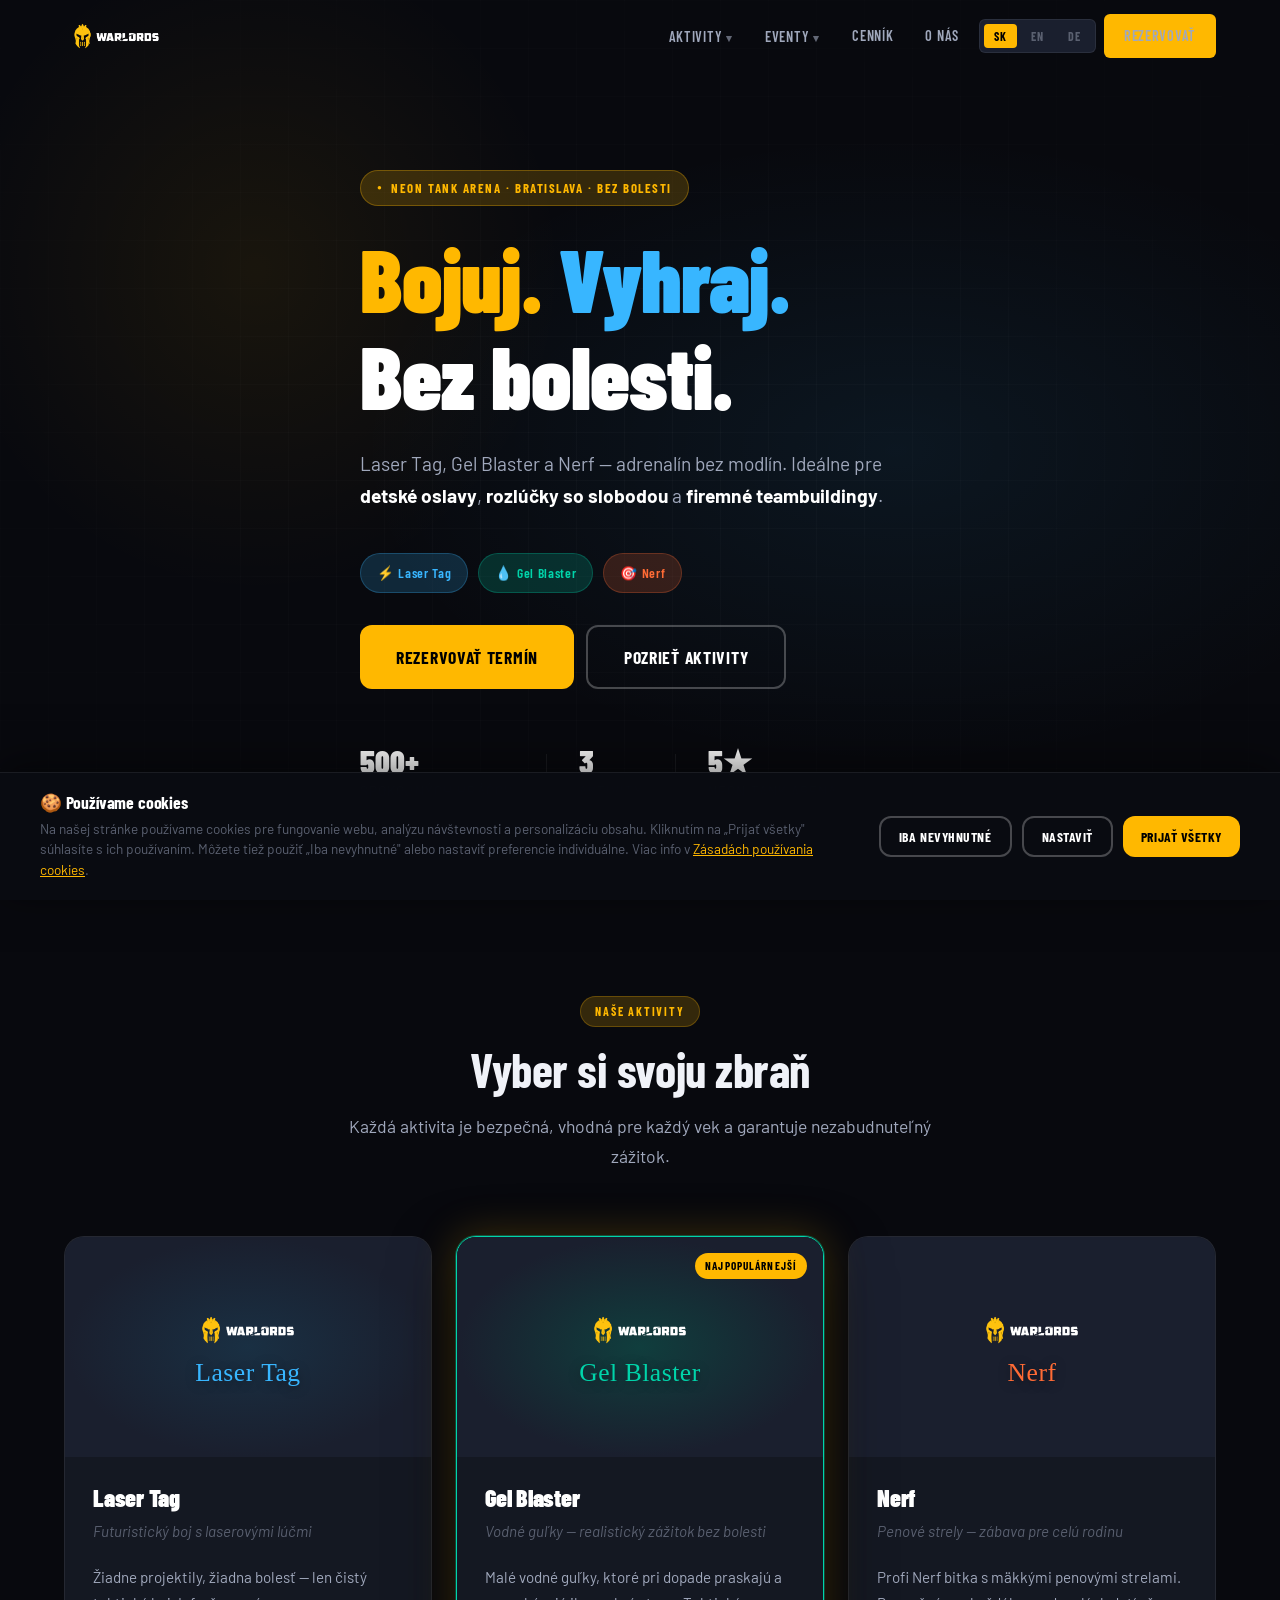
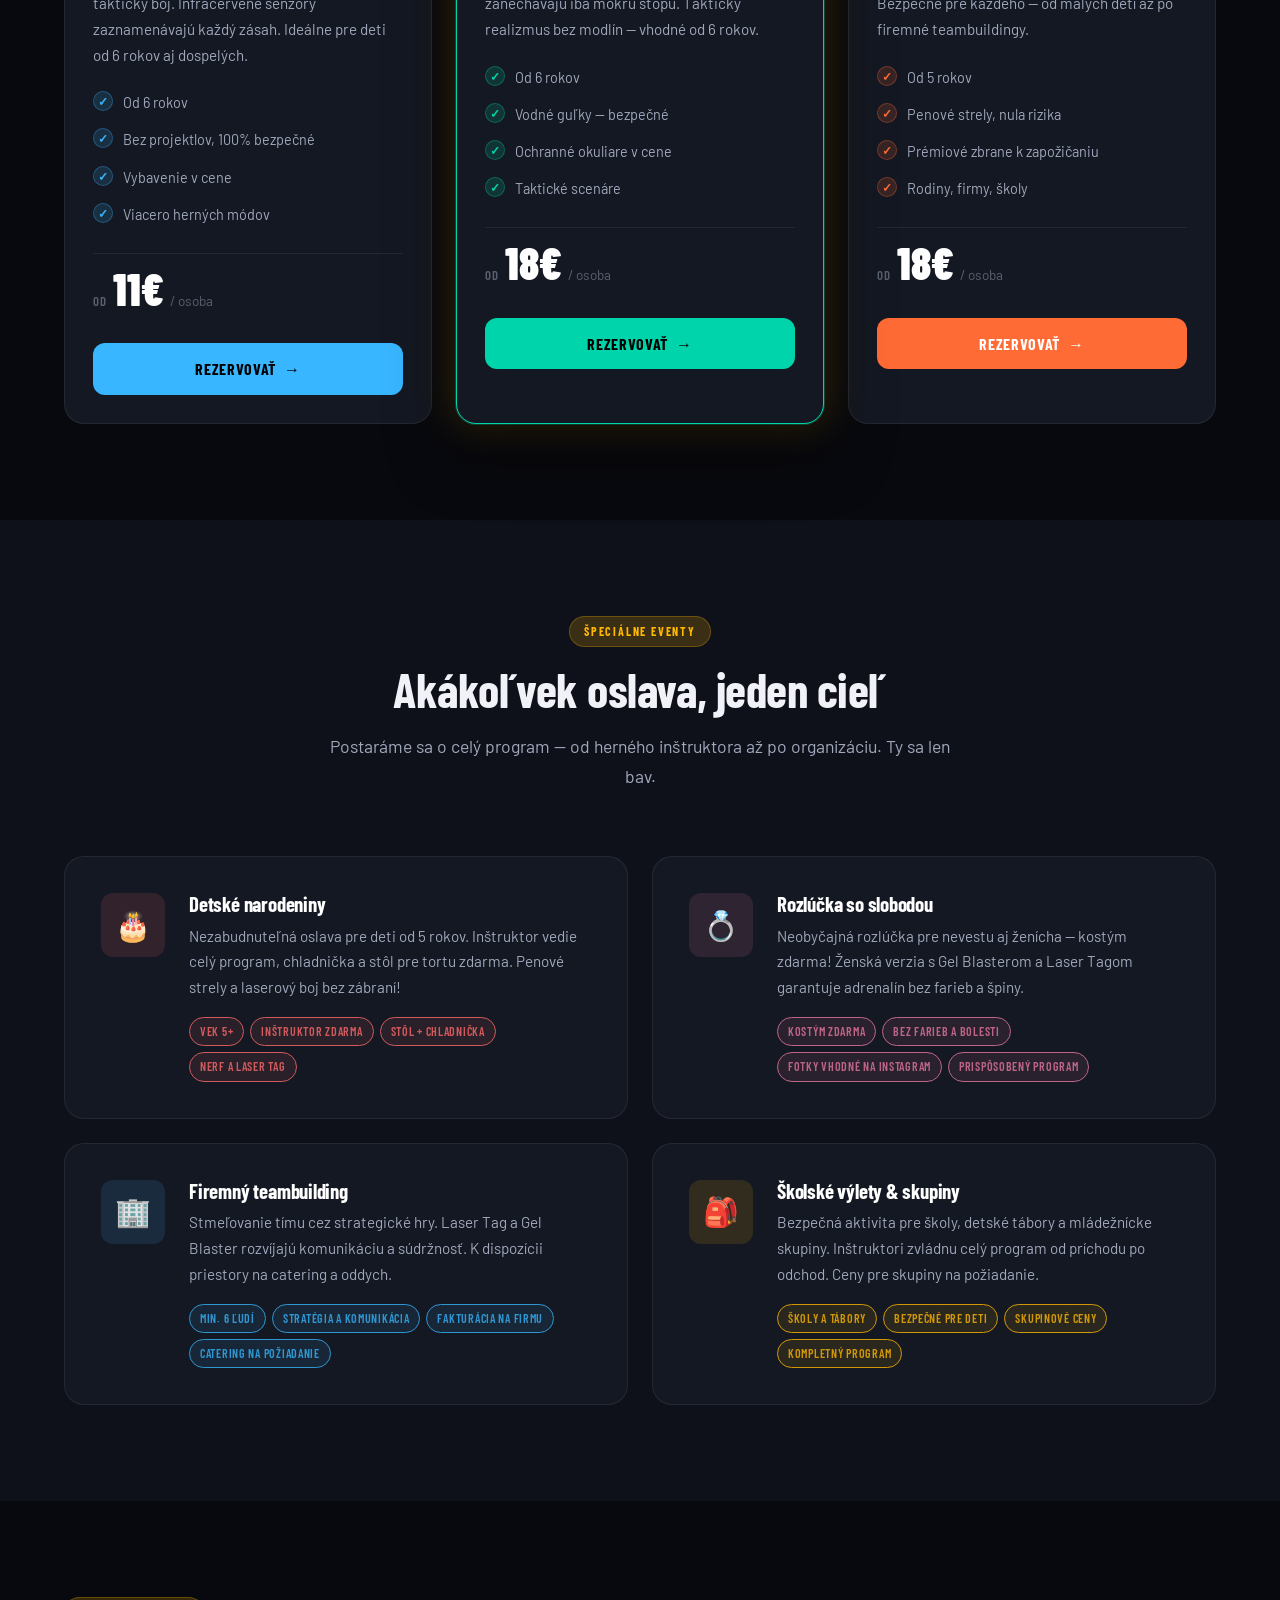
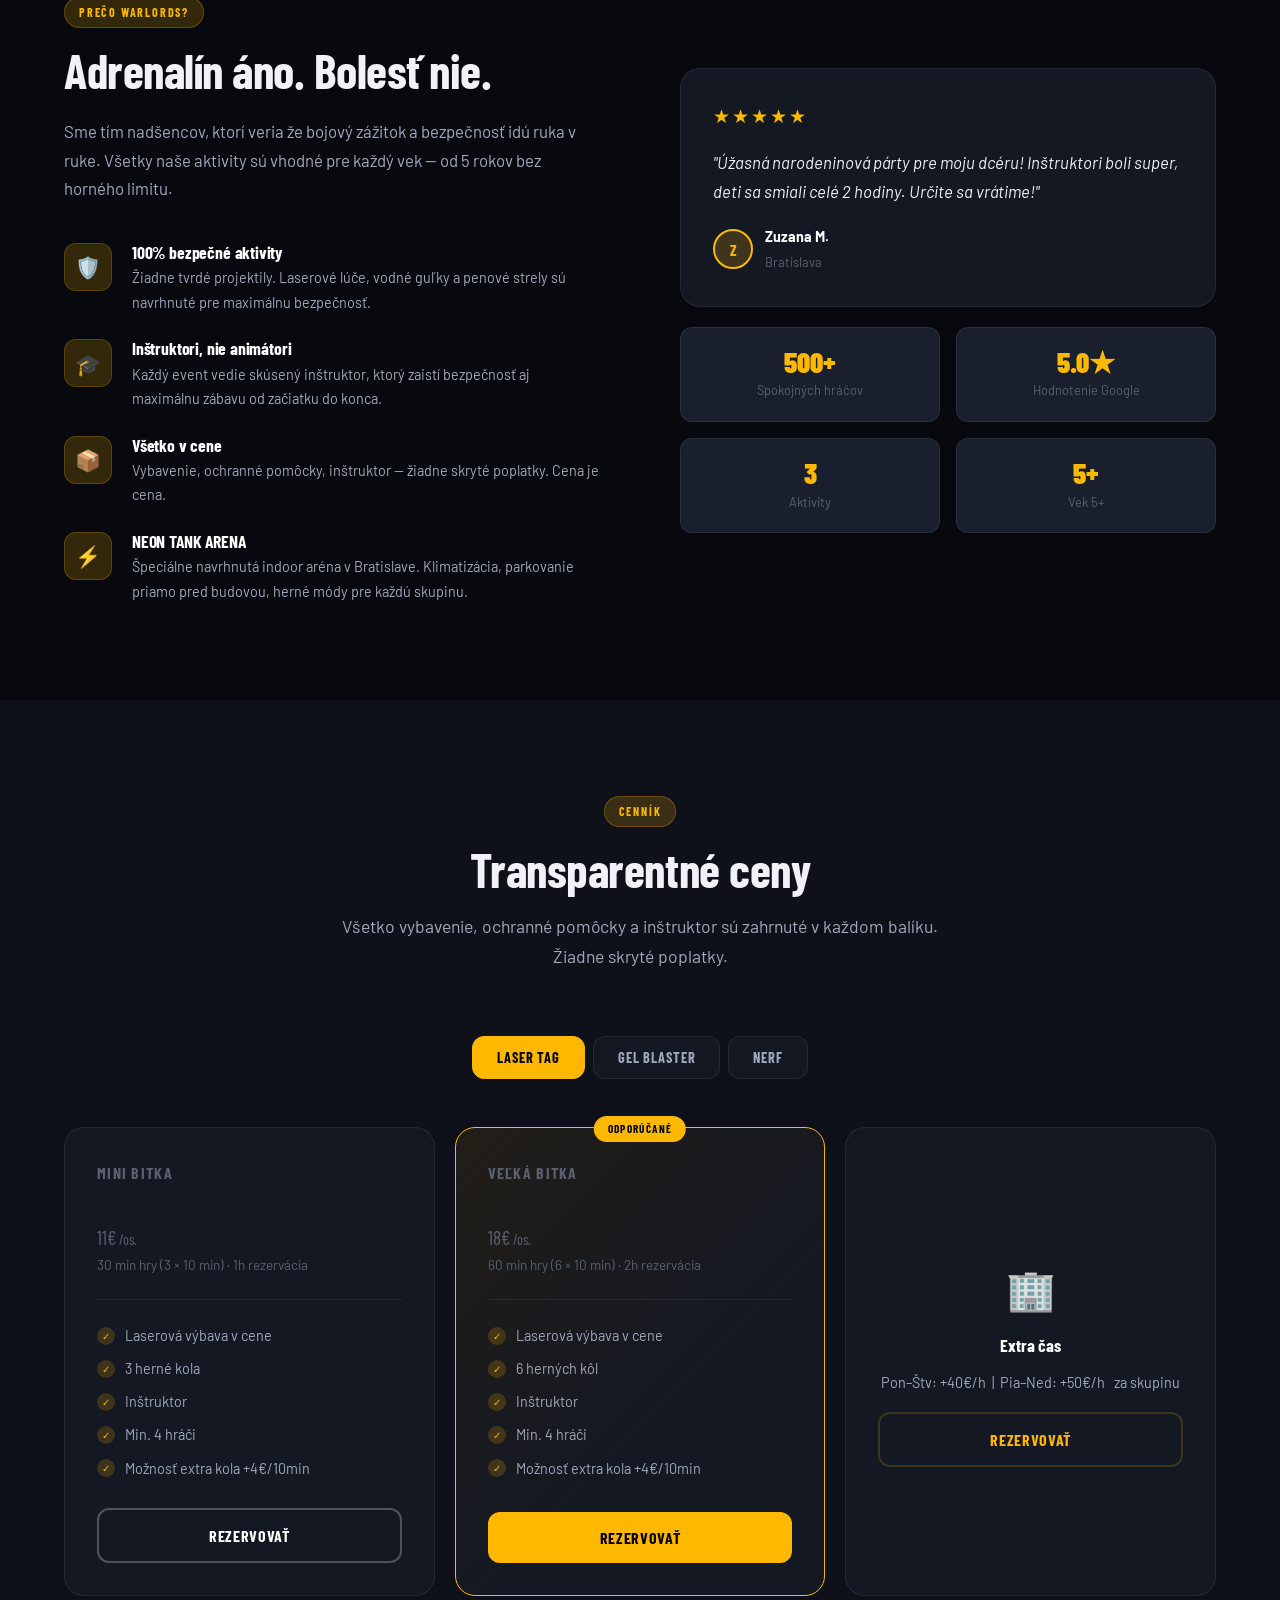
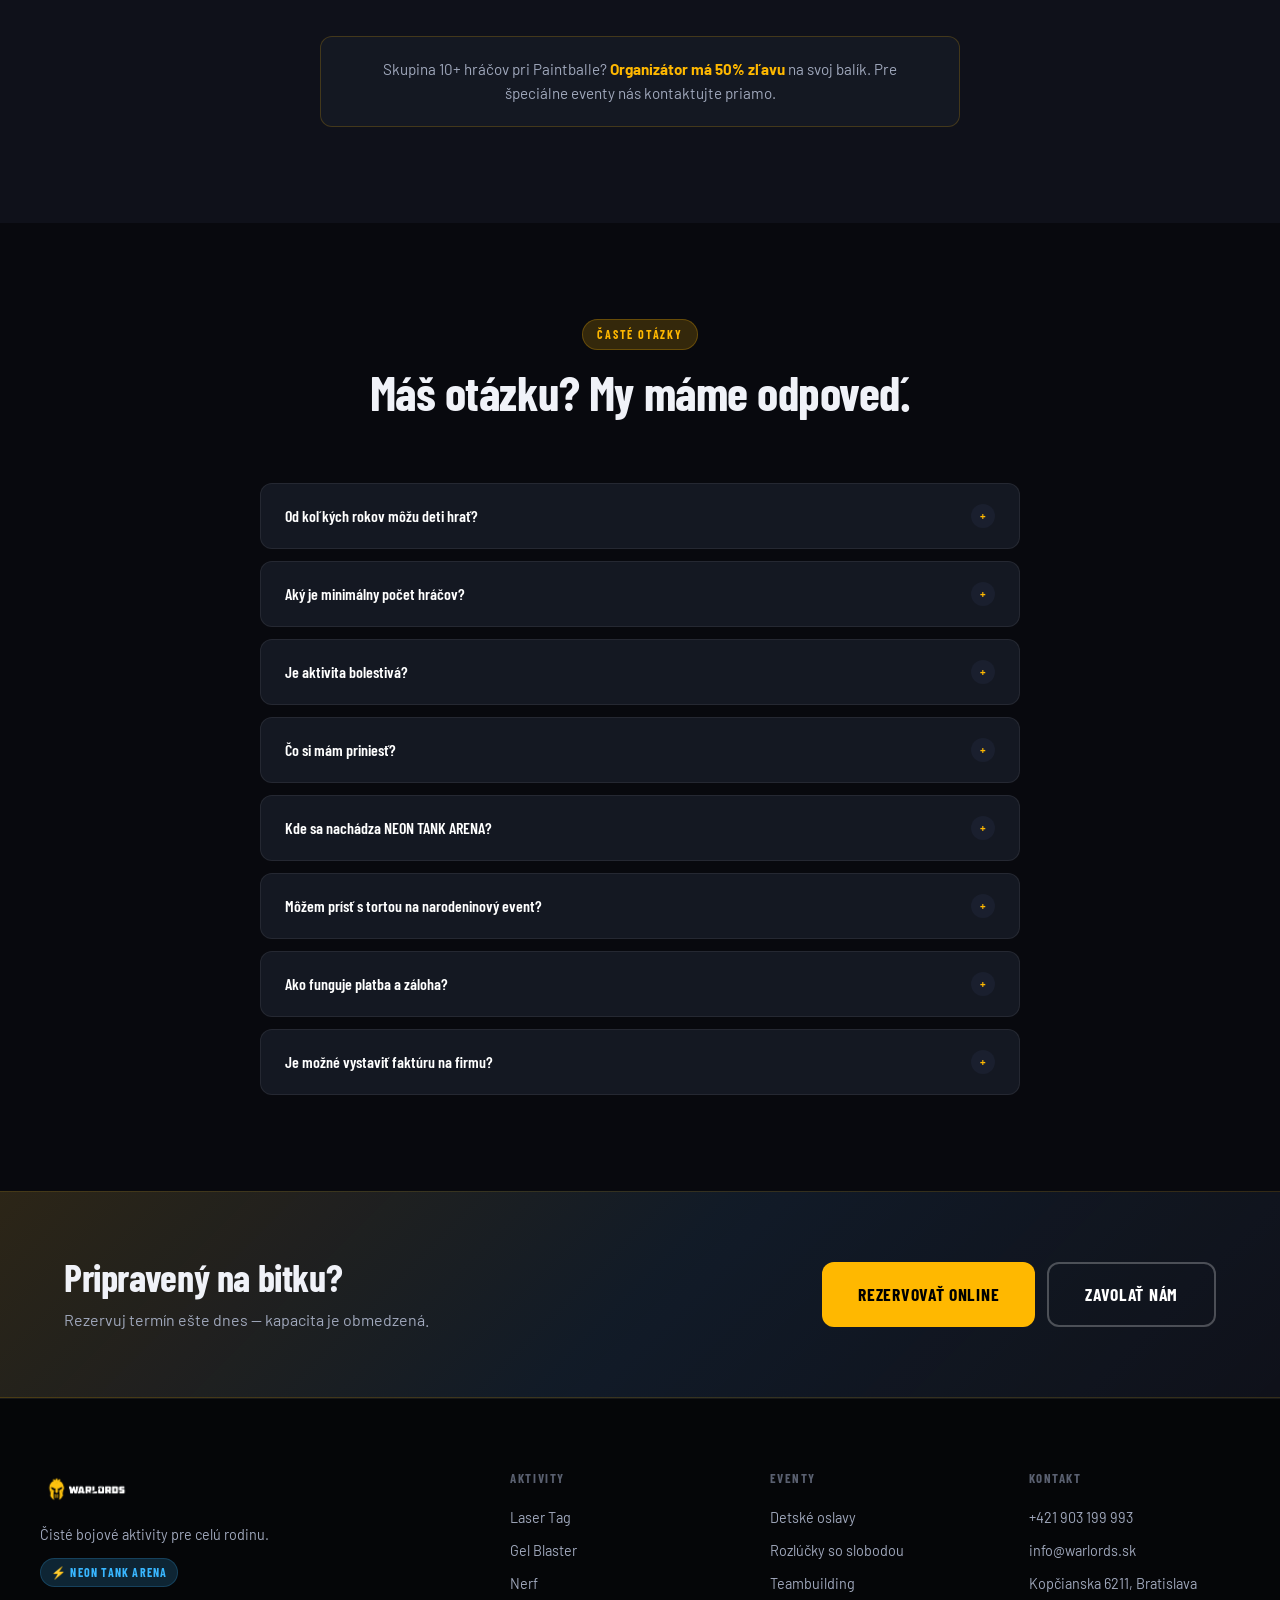
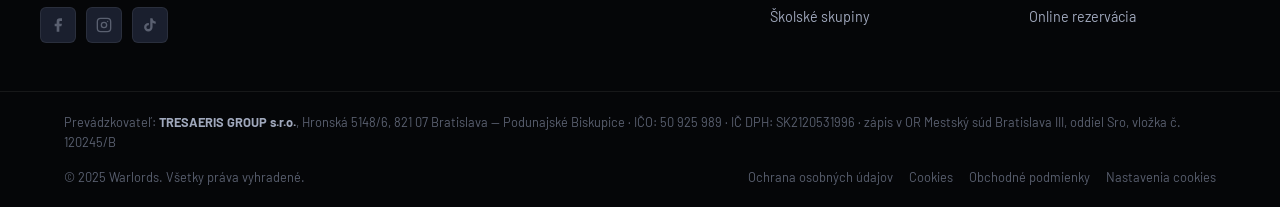
<file: index.html>
<!DOCTYPE html>
<html lang="sk">
<head>
  <meta charset="UTF-8" />
  <meta name="viewport" content="width=device-width, initial-scale=1.0" />
  <title>Warlords – Laser Tag, Gel Blaster, Nerf | Neon Tank Arena Bratislava</title>
  <meta name="description" content="Warlords – čisté bojové aktivity bez bolesti. Laser Tag, Gel Blaster a Nerf pre deti, rozlúčky so slobodou a teambuildingy v NEON TANK ARENA Bratislava." />
  <meta property="og:title" content="Warlords – Laser Tag, Gel Blaster, Nerf" />
  <meta property="og:description" content="Adrenalín bez bolesti. Ideálne pre detské oslavy, rozlúčky a teambuildingy." />
  <meta property="og:image" content="og-image.jpg" />
  <link rel="icon" href="img/PNG/warlords-logo-vertical.png" type="image/png" />
  <link rel="stylesheet" href="style.css" />
  <link rel="preconnect" href="https://fonts.googleapis.com" />
  <link href="https://fonts.googleapis.com/css2?family=Barlow+Condensed:wght@400;600;700;900&family=Barlow:wght@400;500;600&family=Permanent+Marker&display=swap" rel="stylesheet" />
</head>
<body>

  <!-- ============================================================
       NAVBAR
       ============================================================ -->
  <header class="navbar" id="navbar">
    <div class="container nav-inner">

      <a href="#hero" class="nav-logo">
        <img src="img/PNG/warlords-logo-horizontal-inverse.png"
             alt="Warlords" class="nav-logo-img" />
      </a>

      <button class="hamburger" id="hamburger" aria-label="Menu">
        <span></span><span></span><span></span>
      </button>

      <nav class="nav-links" id="navLinks">

        <div class="nav-dropdown">
          <a href="#aktivity" data-i18n="nav_activities">Aktivity</a>
          <div class="dropdown-menu">
            <a href="#lasertag" data-i18n="nav_lasertag">Laser Tag</a>
            <a href="#gelblaster" data-i18n="nav_gelblaster">Gel Blaster</a>
            <a href="#nerf" data-i18n="nav_nerf">Nerf</a>
          </div>
        </div>

        <div class="nav-dropdown">
          <a href="#eventy" data-i18n="nav_events">Eventy</a>
          <div class="dropdown-menu">
            <a href="#eventy" data-i18n="nav_kids">Detské oslavy</a>
            <a href="#eventy" data-i18n="nav_bachelor">Rozlúčky so slobodou</a>
            <a href="#eventy" data-i18n="nav_team">Teambuilding</a>
          </div>
        </div>

        <a href="#cennik" data-i18n="nav_pricing">Cenník</a>
        <a href="#preco" data-i18n="nav_about">O nás</a>

        <div class="lang-switcher">
          <button class="lang-btn active" data-lang="sk">SK</button>
          <button class="lang-btn" data-lang="en">EN</button>
          <button class="lang-btn" data-lang="de">DE</button>
        </div>

        <a href="rezervacia.html" class="btn btn-primary" data-i18n="nav_book">Rezervovať</a>
      </nav>
    </div>
  </header>

  <!-- ============================================================
       HERO
       ============================================================ -->
  <section class="hero" id="hero">
    <div class="hero-bg"></div>
    <div class="hero-grid-overlay"></div>

    <div class="container hero-content">
      <div class="hero-badge" data-i18n="hero_badge">Neon Tank Arena · Bratislava · Bez bolesti</div>

      <h1 class="hero-title">
        <span class="accent-gold" data-i18n="hero_title_1">Bojuj.</span>
        <span class="accent-blue" data-i18n="hero_title_2"> Vyhraj.</span><br/>
        <span data-i18n="hero_title_3">Bez bolesti.</span>
      </h1>

      <p class="hero-subtitle" data-i18n="hero_sub">
        Laser Tag, Gel Blaster a Nerf — adrenalín bez modlín. Ideálne pre <strong>detské oslavy</strong>, <strong>rozlúčky so slobodou</strong> a <strong>firemné teambuildingy</strong>.
      </p>

      <div class="hero-pills">
        <span class="hero-pill hero-pill-blue">⚡ Laser Tag</span>
        <span class="hero-pill hero-pill-teal">💧 Gel Blaster</span>
        <span class="hero-pill hero-pill-orange">🎯 Nerf</span>
      </div>

      <div class="hero-actions">
        <a href="rezervacia.html" class="btn btn-primary btn-lg" data-i18n="hero_btn_book">Rezervovať termín</a>
        <a href="#aktivity" class="btn btn-outline btn-lg" data-i18n="hero_btn_discover">Pozrieť aktivity</a>
      </div>

      <div class="hero-stats">
        <div class="hero-stat">
          <strong>500+</strong>
          <span data-i18n="hero_stat_players">Spokojných hráčov</span>
        </div>
        <div class="hero-stat-divider"></div>
        <div class="hero-stat">
          <strong>3</strong>
          <span data-i18n="hero_stat_activities">Aktivity</span>
        </div>
        <div class="hero-stat-divider"></div>
        <div class="hero-stat">
          <strong>5★</strong>
          <span data-i18n="hero_stat_location">NEON TANK ARENA</span>
        </div>
      </div>
    </div>
  </section>

  <!-- ============================================================
       ACTIVITIES
       ============================================================ -->
  <section class="section" id="aktivity">
    <div class="container">
      <div class="section-header fade-in">
        <div class="section-tag" data-i18n="activities_tag">Naše aktivity</div>
        <h2 data-i18n="activities_title">Vyber si svoju zbraň</h2>
        <p data-i18n="activities_sub">Každá aktivita je bezpečná, vhodná pre každý vek a garantuje nezabudnuteľný zážitok.</p>
      </div>

      <div class="activities-grid">

        <!-- LASER TAG -->
        <div class="activity-card fade-in" data-accent="blue" id="lasertag">
          <div class="card-top">
            <div class="card-top-bg"></div>
            <div class="card-brand-block">
              <img src="img/PNG/warlords-logo-horizontal-inverse.png"
                   alt="Warlords" class="card-brand-logo" />
              <div class="card-activity-label" style="color:var(--blue)">Laser Tag</div>
            </div>
          </div>
          <div class="card-body">
            <h3>Laser Tag</h3>
            <p class="card-tagline" data-i18n="lt_tagline">Futuristický boj s laserovými lúčmi</p>
            <p data-i18n="lt_desc">Žiadne projektily, žiadna bolesť — len čistý taktický boj. Infračervené senzory zaznamenávajú každý zásah. Ideálne pre deti od 6 rokov aj dospelých.</p>
            <ul class="card-features">
              <li data-i18n="lt_f1">Od 6 rokov</li>
              <li data-i18n="lt_f2">Bez projektlov, 100% bezpečné</li>
              <li data-i18n="lt_f3">Vybavenie v cene</li>
              <li data-i18n="lt_f4">Viacero herných módov</li>
            </ul>
            <div class="card-price">
              <span class="price-from" data-i18n="lt_from">od</span>
              <span class="price-big" data-i18n="lt_price">11€</span>
              <span class="price-label" data-i18n="lt_per">/ osoba</span>
            </div>
            <a href="rezervacia.html?aktivita=lasertag" class="btn btn-activity-blue btn-full">
              <span data-i18n="nav_book">Rezervovať</span> →
            </a>
          </div>
        </div>

        <!-- GEL BLASTER — featured center -->
        <div class="activity-card activity-card-center fade-in" data-accent="teal" id="gelblaster">
          <div class="card-badge" data-i18n="nerf_badge">Najpopulárnejší</div>
          <div class="card-top">
            <div class="card-top-bg"></div>
            <div class="card-brand-block">
              <img src="img/PNG/warlords-logo-horizontal-inverse.png"
                   alt="Warlords" class="card-brand-logo" />
              <div class="card-activity-label" style="color:var(--teal)">Gel Blaster</div>
            </div>
          </div>
          <div class="card-body">
            <h3>Gel Blaster</h3>
            <p class="card-tagline" data-i18n="gb_tagline">Vodné guľky — realistický zážitok bez bolesti</p>
            <p data-i18n="gb_desc">Malé vodné guľky, ktoré pri dopade praskajú a zanechávajú iba mokrú stopu. Taktický realizmus bez modlín — vhodné od 6 rokov.</p>
            <ul class="card-features">
              <li data-i18n="gb_f1">Od 6 rokov</li>
              <li data-i18n="gb_f2">Vodné guľky — bezpečné</li>
              <li data-i18n="gb_f3">Ochranné okuliare v cene</li>
              <li data-i18n="gb_f4">Taktické scenáre</li>
            </ul>
            <div class="card-price">
              <span class="price-from" data-i18n="gb_from">od</span>
              <span class="price-big" data-i18n="gb_price">18€</span>
              <span class="price-label" data-i18n="gb_per">/ osoba</span>
            </div>
            <a href="rezervacia.html?aktivita=gelblaster" class="btn btn-activity-teal btn-full">
              <span data-i18n="nav_book">Rezervovať</span> →
            </a>
          </div>
        </div>

        <!-- NERF -->
        <div class="activity-card fade-in" data-accent="orange" id="nerf">
          <div class="card-top">
            <div class="card-top-bg"></div>
            <div class="card-brand-block">
              <img src="img/PNG/warlords-logo-horizontal-inverse.png"
                   alt="Warlords" class="card-brand-logo" />
              <div class="card-activity-label" style="color:var(--orange)">Nerf</div>
            </div>
          </div>
          <div class="card-body">
            <h3>Nerf</h3>
            <p class="card-tagline" data-i18n="nerf_tagline">Penové strely — zábava pre celú rodinu</p>
            <p data-i18n="nerf_desc">Profi Nerf bitka s mäkkými penovými strelami. Bezpečné pre každého — od malých detí až po firemné teambuildingy.</p>
            <ul class="card-features">
              <li data-i18n="nerf_f1">Od 5 rokov</li>
              <li data-i18n="nerf_f2">Penové strely, nula rizika</li>
              <li data-i18n="nerf_f3">Prémiové zbrane k zapožičaniu</li>
              <li data-i18n="nerf_f4">Rodiny, firmy, školy</li>
            </ul>
            <div class="card-price">
              <span class="price-from" data-i18n="nerf_from">od</span>
              <span class="price-big" data-i18n="nerf_price">18€</span>
              <span class="price-label" data-i18n="nerf_per">/ osoba</span>
            </div>
            <a href="rezervacia.html?aktivita=nerf" class="btn btn-activity-orange btn-full">
              <span data-i18n="nav_book">Rezervovať</span> →
            </a>
          </div>
        </div>

      </div>
    </div>
  </section>

  <!-- ============================================================
       SPECIAL EVENTS
       ============================================================ -->
  <section class="section events" id="eventy">
    <div class="container">
      <div class="section-header fade-in">
        <div class="section-tag" data-i18n="events_tag">Špeciálne eventy</div>
        <h2 data-i18n="events_title">Akákoľvek oslava, jeden cieľ</h2>
        <p data-i18n="events_sub">Postaráme sa o celý program — od herného inštruktora až po organizáciu. Ty sa len bav.</p>
      </div>

      <div class="events-grid">

        <div class="event-card fade-in" style="--event-color:#FF6B6B;--event-glow:rgba(255,107,107,0.12);">
          <div class="event-icon">🎂</div>
          <div class="event-content">
            <h3 data-i18n="ev_kids_title">Detské narodeniny</h3>
            <p data-i18n="ev_kids_desc">Nezabudnuteľná oslava pre deti od 5 rokov. Inštruktor vedie celý program, chladnička a stôl pre tortu zdarma.</p>
            <div class="event-tags">
              <span class="event-tag" data-i18n="ev_kids_t1">Vek 5+</span>
              <span class="event-tag" data-i18n="ev_kids_t2">Inštruktor zdarma</span>
              <span class="event-tag" data-i18n="ev_kids_t3">Stôl + chladnička</span>
              <span class="event-tag" data-i18n="ev_kids_t4">Nerf a Laser Tag</span>
            </div>
          </div>
        </div>

        <div class="event-card fade-in" style="--event-color:#E879A0;--event-glow:rgba(232,121,160,0.12);">
          <div class="event-icon">💍</div>
          <div class="event-content">
            <h3 data-i18n="ev_bach_title">Rozlúčka so slobodou</h3>
            <p data-i18n="ev_bach_desc">Neobyčajná rozlúčka pre nevestu aj ženícha — kostým zdarma! Ženská verzia s Gel Blasterom a Laser Tagom bez farieb a špiny.</p>
            <div class="event-tags">
              <span class="event-tag" data-i18n="ev_bach_t1">Kostým zdarma</span>
              <span class="event-tag" data-i18n="ev_bach_t2">Bez farieb a bolesti</span>
              <span class="event-tag" data-i18n="ev_bach_t3">Fotky vhodné na Instagram</span>
              <span class="event-tag" data-i18n="ev_bach_t4">Prispôsobený program</span>
            </div>
          </div>
        </div>

        <div class="event-card fade-in" style="--event-color:#38B6FF;--event-glow:rgba(56,182,255,0.12);">
          <div class="event-icon">🏢</div>
          <div class="event-content">
            <h3 data-i18n="ev_team_title">Firemný teambuilding</h3>
            <p data-i18n="ev_team_desc">Stmeľovanie tímu cez strategické hry. Laser Tag a Gel Blaster rozvíjajú komunikáciu a súdržnosť. Fakturácia na firmu.</p>
            <div class="event-tags">
              <span class="event-tag" data-i18n="ev_team_t1">Min. 6 ľudí</span>
              <span class="event-tag" data-i18n="ev_team_t2">Stratégia a komunikácia</span>
              <span class="event-tag" data-i18n="ev_team_t3">Fakturácia na firmu</span>
              <span class="event-tag" data-i18n="ev_team_t4">Catering na požiadanie</span>
            </div>
          </div>
        </div>

        <div class="event-card fade-in" style="--event-color:#FFB800;--event-glow:rgba(255,184,0,0.12);">
          <div class="event-icon">🎒</div>
          <div class="event-content">
            <h3 data-i18n="ev_school_title">Školské výlety & skupiny</h3>
            <p data-i18n="ev_school_desc">Bezpečná aktivita pre školy, detské tábory a mládežnícke skupiny. Inštruktori zvládnu celý program od príchodu po odchod.</p>
            <div class="event-tags">
              <span class="event-tag" data-i18n="ev_school_t1">Školy a tábory</span>
              <span class="event-tag" data-i18n="ev_school_t2">Bezpečné pre deti</span>
              <span class="event-tag" data-i18n="ev_school_t3">Skupinové ceny</span>
              <span class="event-tag" data-i18n="ev_school_t4">Kompletný program</span>
            </div>
          </div>
        </div>

      </div>
    </div>
  </section>

  <!-- ============================================================
       WHY US
       ============================================================ -->
  <section class="section" id="preco">
    <div class="container">
      <div class="why-grid">
        <div class="why-text fade-in">
          <div class="section-tag" data-i18n="why_tag">Prečo Warlords?</div>
          <h2 data-i18n="why_title">Adrenalín áno. Bolesť nie.</h2>
          <p data-i18n="why_sub">Sme tím nadšencov, ktorí veria že bojový zážitok a bezpečnosť idú ruka v ruke. Všetky naše aktivity sú vhodné pre každý vek — od 5 rokov bez horného limitu.</p>
          <div class="why-list">
            <div class="why-item">
              <div class="why-item-icon">🛡️</div>
              <div class="why-item-text">
                <h4 data-i18n="why_i1_title">100% bezpečné aktivity</h4>
                <p data-i18n="why_i1_desc">Žiadne tvrdé projektily. Laserové lúče, vodné guľky a penové strely sú navrhnuté pre maximálnu bezpečnosť.</p>
              </div>
            </div>
            <div class="why-item">
              <div class="why-item-icon">🎓</div>
              <div class="why-item-text">
                <h4 data-i18n="why_i2_title">Inštruktori, nie animátori</h4>
                <p data-i18n="why_i2_desc">Každý event vedie skúsený inštruktor, ktorý zaistí bezpečnosť aj maximálnu zábavu od začiatku do konca.</p>
              </div>
            </div>
            <div class="why-item">
              <div class="why-item-icon">📦</div>
              <div class="why-item-text">
                <h4 data-i18n="why_i3_title">Všetko v cene</h4>
                <p data-i18n="why_i3_desc">Vybavenie, ochranné pomôcky, inštruktor — žiadne skryté poplatky. Cena je cena.</p>
              </div>
            </div>
            <div class="why-item">
              <div class="why-item-icon">⚡</div>
              <div class="why-item-text">
                <h4 data-i18n="why_i4_title">NEON TANK ARENA</h4>
                <p data-i18n="why_i4_desc">Špeciálne navrhnutá indoor aréna v Bratislave. Klimatizácia, parkovanie priamo pred budovou, herné módy pre každú skupinu.</p>
              </div>
            </div>
          </div>
        </div>

        <div class="why-visual fade-in">
          <div class="review-card">
            <div class="review-stars">★★★★★</div>
            <p class="review-text" data-i18n="why_review">"Úžasná narodeninová párty pre moju dcéru! Inštruktori boli super, deti sa smiali celé 2 hodiny. Určite sa vrátime!"</p>
            <div class="review-author">
              <div class="review-avatar">Z</div>
              <div class="review-name">
                <strong data-i18n="why_review_author">Zuzana M.</strong>
                <span data-i18n="why_review_location">Bratislava</span>
              </div>
            </div>
          </div>
          <div class="review-stat-grid">
            <div class="review-stat">
              <strong>500+</strong>
              <span data-i18n="why_stat1">Spokojných hráčov</span>
            </div>
            <div class="review-stat">
              <strong>5.0★</strong>
              <span data-i18n="why_stat2">Hodnotenie Google</span>
            </div>
            <div class="review-stat">
              <strong>3</strong>
              <span data-i18n="why_stat3">Aktivity</span>
            </div>
            <div class="review-stat">
              <strong>5+</strong>
              <span data-i18n="why_stat4">Vek 5+</span>
            </div>
          </div>
        </div>
      </div>
    </div>
  </section>

  <!-- ============================================================
       PRICING
       ============================================================ -->
  <section class="section pricing" id="cennik">
    <div class="container">
      <div class="section-header fade-in">
        <div class="section-tag" data-i18n="pricing_tag">Cenník</div>
        <h2 data-i18n="pricing_title">Transparentné ceny</h2>
        <p data-i18n="pricing_sub">Všetko vybavenie, ochranné pomôcky a inštruktor sú zahrnuté v každom balíku. Žiadne skryté poplatky.</p>
      </div>

      <div class="pricing-tabs fade-in">
        <button class="tab-btn active" data-tab="tab-lt" data-i18n="tab_lt">Laser Tag</button>
        <button class="tab-btn" data-tab="tab-gb" data-i18n="tab_gb">Gel Blaster</button>
        <button class="tab-btn" data-tab="tab-nerf" data-i18n="tab_nerf">Nerf</button>
      </div>

      <!-- LASER TAG PRICES -->
      <div class="tab-pane active" id="tab-lt">
        <div class="price-cards">
          <div class="price-card fade-in">
            <div class="price-name" data-i18n="lt_p1_name">Mini bitka</div>
            <div class="price-amount"><span data-i18n="lt_p1_amount">11</span><span>€<span style="font-size:0.9rem;color:var(--text-muted);font-weight:400"> /os.</span></span></div>
            <div class="price-duration" data-i18n="lt_p1_duration">30 min hry (3 × 10 min) · 1h rezervácia</div>
            <ul class="price-features">
              <li data-i18n="lt_p1_f1">Laserová výbava v cene</li>
              <li data-i18n="lt_p1_f2">3 herné kolá</li>
              <li data-i18n="lt_p1_f3">Inštruktor</li>
              <li data-i18n="lt_p1_f4">Min. 4 hráči</li>
              <li data-i18n="lt_p1_f5">Možnosť extra kola +4€/10min</li>
            </ul>
            <a href="rezervacia.html?aktivita=lasertag&balik=mini" class="btn btn-outline btn-full" data-i18n="book_btn">Rezervovať</a>
          </div>

          <div class="price-card price-card-featured fade-in">
            <div class="price-badge" data-i18n="recommended">Odporúčané</div>
            <div class="price-name" data-i18n="lt_p2_name">Veľká bitka</div>
            <div class="price-amount"><span data-i18n="lt_p2_amount">18</span><span>€<span style="font-size:0.9rem;color:var(--text-muted);font-weight:400"> /os.</span></span></div>
            <div class="price-duration" data-i18n="lt_p2_duration">60 min hry (6 × 10 min) · 2h rezervácia</div>
            <ul class="price-features">
              <li data-i18n="lt_p2_f1">Laserová výbava v cene</li>
              <li data-i18n="lt_p2_f2">6 herných kôl</li>
              <li data-i18n="lt_p2_f3">Inštruktor</li>
              <li data-i18n="lt_p2_f4">Min. 4 hráči</li>
              <li data-i18n="lt_p2_f5">Možnosť extra kola +4€/10min</li>
            </ul>
            <a href="rezervacia.html?aktivita=lasertag&balik=big" class="btn btn-primary btn-full" data-i18n="book_btn">Rezervovať</a>
          </div>

          <div class="price-card fade-in" style="display:flex;flex-direction:column;justify-content:center;align-items:center;text-align:center;gap:16px;">
            <div style="font-size:2.5rem;">🏢</div>
            <h4 style="color:var(--white);" data-i18n="extra_time_title">Extra čas</h4>
            <p style="font-size:0.9rem;" data-i18n="extra_time_desc">Pon–Štv: +40€/h &nbsp;|&nbsp; Pia–Ned: +50€/h &nbsp; za skupinu</p>
            <a href="rezervacia.html" class="btn btn-ghost btn-full" data-i18n="book_btn">Rezervovať</a>
          </div>
        </div>
      </div>

      <!-- GEL BLASTER PRICES -->
      <div class="tab-pane" id="tab-gb">
        <div class="price-cards">
          <div class="price-card price-card-featured fade-in" style="max-width:400px;margin:0 auto;">
            <div class="price-badge" data-i18n="recommended">Odporúčané</div>
            <div class="price-name" data-i18n="gb_p1_name">Gel Blaster</div>
            <div class="price-amount"><span data-i18n="gb_p1_amount">18</span><span>€<span style="font-size:0.9rem;color:var(--text-muted);font-weight:400"> /os.</span></span></div>
            <div class="price-duration" data-i18n="gb_p1_duration">2 hodiny · vrátane prípravy</div>
            <ul class="price-features">
              <li data-i18n="gb_p1_f1">Gel Blaster + okuliare v cene</li>
              <li data-i18n="gb_p1_f2">1 000 vodných guľok</li>
              <li data-i18n="gb_p1_f3">Inštruktor</li>
              <li data-i18n="gb_p1_f4">Min. 4 hráči</li>
              <li data-i18n="gb_p1_f5">Extra 1 000 guľok +4€</li>
            </ul>
            <a href="rezervacia.html?aktivita=gelblaster" class="btn btn-primary btn-full" data-i18n="book_btn">Rezervovať</a>
          </div>

          <div class="price-card fade-in" style="display:flex;flex-direction:column;justify-content:center;align-items:center;text-align:center;gap:16px;">
            <div style="font-size:2.5rem;">🏢</div>
            <h4 style="color:var(--white);" data-i18n="extra_time_title">Extra čas</h4>
            <p style="font-size:0.9rem;" data-i18n="extra_time_desc">Pon–Štv: +40€/h &nbsp;|&nbsp; Pia–Ned: +50€/h &nbsp; za skupinu</p>
            <a href="rezervacia.html?aktivita=gelblaster" class="btn btn-ghost btn-full" data-i18n="book_btn">Rezervovať</a>
          </div>
        </div>
      </div>

      <!-- NERF PRICES -->
      <div class="tab-pane" id="tab-nerf">
        <div class="price-cards">
          <div class="price-card price-card-featured fade-in" style="max-width:400px;margin:0 auto;">
            <div class="price-badge" data-i18n="recommended">Odporúčané</div>
            <div class="price-name" data-i18n="nerf_p1_name">Nerf bitka</div>
            <div class="price-amount"><span data-i18n="nerf_p1_amount">18</span><span>€<span style="font-size:0.9rem;color:var(--text-muted);font-weight:400"> /os.</span></span></div>
            <div class="price-duration" data-i18n="nerf_p1_duration">2 hodiny · vrátane prípravy</div>
            <ul class="price-features">
              <li data-i18n="nerf_p1_f1">Prémiová Nerf zbraň v cene</li>
              <li data-i18n="nerf_p1_f2">Penové strely v cene</li>
              <li data-i18n="nerf_p1_f3">Inštruktor</li>
              <li data-i18n="nerf_p1_f4">Min. 4 hráči</li>
              <li data-i18n="nerf_p1_f5">Rôzne herné scenáre</li>
            </ul>
            <a href="rezervacia.html?aktivita=nerf" class="btn btn-primary btn-full" data-i18n="book_btn">Rezervovať</a>
          </div>

          <div class="price-card fade-in" style="display:flex;flex-direction:column;justify-content:center;align-items:center;text-align:center;gap:16px;">
            <div style="font-size:2.5rem;">🏢</div>
            <h4 style="color:var(--white);" data-i18n="extra_time_title">Extra čas</h4>
            <p style="font-size:0.9rem;" data-i18n="extra_time_desc">Pon–Štv: +40€/h &nbsp;|&nbsp; Pia–Ned: +50€/h &nbsp; za skupinu</p>
            <a href="rezervacia.html?aktivita=nerf" class="btn btn-ghost btn-full" data-i18n="book_btn">Rezervovať</a>
          </div>
        </div>
      </div>

      <div class="pricing-note fade-in" data-i18n="pricing_note_txt">
        Skupina 10+ hráčov pri Paintballe? <strong>Organizátor má 50% zľavu</strong> na svoj balík.
      </div>
    </div>
  </section>

  <!-- ============================================================
       FAQ
       ============================================================ -->
  <section class="section" id="faq">
    <div class="container">
      <div class="section-header fade-in">
        <div class="section-tag" data-i18n="faq_tag">Časté otázky</div>
        <h2 data-i18n="faq_title">Máš otázku? My máme odpoveď.</h2>
      </div>

      <div class="faq-list">

        <div class="faq-item fade-in">
          <button class="faq-question">
            <span data-i18n="faq_q1">Od koľkých rokov môžu deti hrať?</span>
            <span class="faq-icon">+</span>
          </button>
          <div class="faq-answer">
            <div class="faq-answer-inner" data-i18n="faq_a1">Laser Tag, Gel Blaster a Nerf sú vhodné od 5–6 rokov (závisí od postavy a schopnosti udržať zbraň). Deti do 18 rokov potrebujú podpis zákonného zástupcu na waiverí u inštruktora.</div>
          </div>
        </div>

        <div class="faq-item fade-in">
          <button class="faq-question">
            <span data-i18n="faq_q2">Aký je minimálny počet hráčov?</span>
            <span class="faq-icon">+</span>
          </button>
          <div class="faq-answer">
            <div class="faq-answer-inner" data-i18n="faq_a2">Pre Laser Tag, Gel Blaster a Nerf je minimum 4 hráči, maximum 12 hráčov. Ak ste menej, vieme vás spojiť s inou skupinou — napíšte nám.</div>
          </div>
        </div>

        <div class="faq-item fade-in">
          <button class="faq-question">
            <span data-i18n="faq_q3">Je aktivita bolestivá?</span>
            <span class="faq-icon">+</span>
          </button>
          <div class="faq-answer">
            <div class="faq-answer-inner" data-i18n="faq_a3">Nie. Laser Tag nepoužíva žiadne projektily — len infračervené lúče. Vodné guľky Gel Blasteru sú mäkké a pri dopade praskajú bez bolesti. Nerf strely sú penové a úplne bezpečné.</div>
          </div>
        </div>

        <div class="faq-item fade-in">
          <button class="faq-question">
            <span data-i18n="faq_q4">Čo si mám priniesť?</span>
            <span class="faq-icon">+</span>
          </button>
          <div class="faq-answer">
            <div class="faq-answer-inner" data-i18n="faq_a4">Pevnú staršiu športovú obuv (odporúčame), pohodlné oblečenie na pohyb. Na Laser Tag nič extra — vybavenie je k dispozícii na mieste. Na Gel Blaster odporúčame náhradné tričko.</div>
          </div>
        </div>

        <div class="faq-item fade-in">
          <button class="faq-question">
            <span data-i18n="faq_q5">Kde sa nachádza NEON TANK ARENA?</span>
            <span class="faq-icon">+</span>
          </button>
          <div class="faq-answer">
            <div class="faq-answer-inner" data-i18n="faq_a5">Sme v Bratislave na adrese Kopčianska 6211. Parkovanie je priamo pred budovou. Presné inštrukcie dostanete po rezervácii.</div>
          </div>
        </div>

        <div class="faq-item fade-in">
          <button class="faq-question">
            <span data-i18n="faq_q6">Môžem prísť s tortou na narodeninový event?</span>
            <span class="faq-icon">+</span>
          </button>
          <div class="faq-answer">
            <div class="faq-answer-inner" data-i18n="faq_a6">Áno! Stôl v oddychovej zóne a chladnička na tortu sú k dispozícii zdarma — treba len nahlásiť vopred. Prosíme, prinesie si vlastný nôž, papierové taniere a príbory.</div>
          </div>
        </div>

        <div class="faq-item fade-in">
          <button class="faq-question">
            <span data-i18n="faq_q7">Ako funguje platba a záloha?</span>
            <span class="faq-icon">+</span>
          </button>
          <div class="faq-answer">
            <div class="faq-answer-inner" data-i18n="faq_a7">Záloha 50€ zabezpečí záväznú rezerváciu (odráta sa z finálnej ceny). Platba na mieste: hotovosť alebo karta. Storno s vrátením zálohy len pri zrušení viac ako 48 hodín vopred.</div>
          </div>
        </div>

        <div class="faq-item fade-in">
          <button class="faq-question">
            <span data-i18n="faq_q8">Je možné vystaviť faktúru na firmu?</span>
            <span class="faq-icon">+</span>
          </button>
          <div class="faq-answer">
            <div class="faq-answer-inner" data-i18n="faq_a8">Áno, firemné teambuildingy fakturujeme bez problémov. Uveďte to pri rezervácii a my pripravíme podklady.</div>
          </div>
        </div>

      </div>
    </div>
  </section>

  <!-- ============================================================
       CTA BANNER
       ============================================================ -->
  <section class="section-sm cta-banner" id="kontakt">
    <div class="container cta-inner">
      <div>
        <h2 data-i18n="cta_title">Pripravený na bitku?</h2>
        <p data-i18n="cta_sub">Rezervuj termín ešte dnes — kapacita je obmedzená.</p>
      </div>
      <div class="cta-actions">
        <a href="rezervacia.html" class="btn btn-primary btn-lg" data-i18n="cta_btn_book">Rezervovať online</a>
        <a href="tel:+421903199993" class="btn btn-outline btn-lg" data-i18n="cta_btn_call">Zavolať nám</a>
      </div>
    </div>
  </section>

  <!-- ============================================================
       FOOTER
       ============================================================ -->
  <footer class="footer">
    <div class="container footer-main">
      <div class="footer-brand">
        <img src="img/PNG/warlords-logo-horizontal-inverse.png"
             alt="Warlords" class="footer-logo" />
        <p data-i18n="footer_tagline">Čisté bojové aktivity pre celú rodinu.</p>
        <div class="footer-arena">⚡ NEON TANK ARENA</div>
        <div class="social-row">
          <a href="#" class="social-icon" aria-label="Facebook">
            <svg viewBox="0 0 24 24" fill="currentColor"><path d="M18 2h-3a5 5 0 00-5 5v3H7v4h3v8h4v-8h3l1-4h-4V7a1 1 0 011-1h3z"/></svg>
          </a>
          <a href="#" class="social-icon" aria-label="Instagram">
            <svg viewBox="0 0 24 24" fill="none" stroke="currentColor" stroke-width="2"><rect x="2" y="2" width="20" height="20" rx="5"/><circle cx="12" cy="12" r="4"/><circle cx="17.5" cy="6.5" r="1" fill="currentColor" stroke="none"/></svg>
          </a>
          <a href="#" class="social-icon" aria-label="TikTok">
            <svg viewBox="0 0 24 24" fill="currentColor"><path d="M19.59 6.69a4.83 4.83 0 01-3.77-4.25V2h-3.45v13.67a2.89 2.89 0 01-2.88 2.5 2.89 2.89 0 01-2.89-2.89 2.89 2.89 0 012.89-2.89c.28 0 .54.04.79.1V9.01a6.33 6.33 0 00-.79-.05 6.34 6.34 0 00-6.34 6.34 6.34 6.34 0 006.34 6.34 6.34 6.34 0 006.33-6.34V8.69a8.18 8.18 0 004.78 1.52V6.72a4.85 4.85 0 01-1.01-.03z"/></svg>
          </a>
        </div>
      </div>

      <div class="footer-col">
        <h4 data-i18n="footer_activities">Aktivity</h4>
        <a href="#lasertag" data-i18n="nav_lasertag">Laser Tag</a>
        <a href="#gelblaster" data-i18n="nav_gelblaster">Gel Blaster</a>
        <a href="#nerf" data-i18n="nav_nerf">Nerf</a>
      </div>

      <div class="footer-col">
        <h4 data-i18n="footer_events">Eventy</h4>
        <a href="#eventy" data-i18n="footer_kids">Detské oslavy</a>
        <a href="#eventy" data-i18n="footer_bach">Rozlúčky so slobodou</a>
        <a href="#eventy" data-i18n="footer_team">Teambuilding</a>
        <a href="#eventy" data-i18n="footer_school">Školské skupiny</a>
      </div>

      <div class="footer-col">
        <h4 data-i18n="footer_contact">Kontakt</h4>
        <a href="tel:+421903199993">+421 903 199 993</a>
        <a href="mailto:info@warlords.sk">info@warlords.sk</a>
        <span>Kopčianska 6211, Bratislava</span>
        <a href="rezervacia.html" data-i18n="footer_booking">Online rezervácia</a>
      </div>
    </div>

    <div class="footer-bottom">
      <div class="container footer-bottom-inner" style="flex-direction:column;gap:14px;align-items:flex-start;">
        <div style="font-size:0.8rem;color:var(--text-muted);line-height:1.6;">
          Prevádzkovateľ: <strong style="color:var(--text-secondary);">TRESAERIS GROUP s.r.o.</strong>,
          Hronská 5148/6, 821 07 Bratislava — Podunajské Biskupice ·
          IČO: 50 925 989 · IČ DPH: SK2120531996 ·
          zápis v OR Mestský súd Bratislava III, oddiel Sro, vložka č. 120245/B
        </div>
        <div style="display:flex;justify-content:space-between;align-items:center;width:100%;gap:16px;flex-wrap:wrap;">
          <span data-i18n="footer_copy">© 2025 Warlords. Všetky práva vyhradené.</span>
          <div style="display:flex;gap:16px;flex-wrap:wrap;">
            <a href="ochrana-osobnych-udajov.html">Ochrana osobných údajov</a>
            <a href="cookies.html">Cookies</a>
            <a href="obchodne-podmienky.html">Obchodné podmienky</a>
            <a href="#" id="cookiePrefsLink">Nastavenia cookies</a>
          </div>
        </div>
      </div>
    </div>
  </footer>

  <!-- STICKY BOOKING BUTTON -->
  <a href="rezervacia.html" class="sticky-btn" id="stickyBtn">
    <span class="sticky-btn-dot"></span>
    <span data-i18n="nav_book">Rezervovať</span>
  </a>

  <!-- ============================================================
       COOKIE CONSENT BANNER (GDPR / ePrivacy compliant)
       ============================================================ -->
  <div class="cookie-banner" id="cookieBanner" role="dialog" aria-labelledby="cookieTitle" aria-describedby="cookieDesc">
    <div class="cookie-banner-inner">
      <div class="cookie-text">
        <h3 id="cookieTitle">🍪 Používame cookies</h3>
        <p id="cookieDesc">
          Na našej stránke používame cookies pre fungovanie webu, analýzu návštevnosti a personalizáciu obsahu.
          Kliknutím na „Prijať všetky" súhlasíte s ich používaním. Môžete tiež použiť „Iba nevyhnutné" alebo nastaviť preferencie individuálne.
          Viac info v <a href="cookies.html">Zásadách používania cookies</a>.
        </p>
      </div>
      <div class="cookie-actions">
        <button type="button" class="btn btn-outline btn-sm" id="cookieReject">Iba nevyhnutné</button>
        <button type="button" class="btn btn-outline btn-sm" id="cookieCustomize">Nastaviť</button>
        <button type="button" class="btn btn-primary btn-sm" id="cookieAccept">Prijať všetky</button>
      </div>
    </div>
  </div>

  <!-- COOKIE PREFERENCES MODAL -->
  <div class="cookie-modal" id="cookieModal" role="dialog" aria-labelledby="cookieModalTitle">
    <div class="cookie-modal-card">
      <div class="cookie-modal-header">
        <h2 id="cookieModalTitle">Nastavenia cookies</h2>
        <button type="button" class="cookie-modal-close" id="cookieModalClose" aria-label="Zavrieť">✕</button>
      </div>
      <div class="cookie-modal-body">
        <p>Vyberte si, ktoré kategórie cookies chcete povoliť. Nevyhnutné cookies sú potrebné pre základné fungovanie stránky a nedajú sa vypnúť.</p>

        <div class="cookie-category">
          <div class="cookie-category-head">
            <div>
              <strong>Nevyhnutné</strong>
              <span class="cookie-required">Vždy aktívne</span>
            </div>
            <label class="cookie-toggle disabled">
              <input type="checkbox" checked disabled />
              <span class="cookie-slider"></span>
            </label>
          </div>
          <p>Potrebné pre fungovanie stránky (jazyk, súhlas s cookies, formulárová relácia). Bez nich web nemôže fungovať.</p>
        </div>

        <div class="cookie-category">
          <div class="cookie-category-head">
            <div><strong>Analytické</strong></div>
            <label class="cookie-toggle">
              <input type="checkbox" id="catAnalytics" />
              <span class="cookie-slider"></span>
            </label>
          </div>
          <p>Anonymné štatistiky o návštevnosti (Google Analytics). Pomáhajú nám zlepšovať stránku.</p>
        </div>

        <div class="cookie-category">
          <div class="cookie-category-head">
            <div><strong>Marketingové</strong></div>
            <label class="cookie-toggle">
              <input type="checkbox" id="catMarketing" />
              <span class="cookie-slider"></span>
            </label>
          </div>
          <p>Cookies pre reklamu a remarketing (Meta Pixel, Google Ads). Umožňujú zobrazovať relevantnú reklamu.</p>
        </div>
      </div>
      <div class="cookie-modal-footer">
        <button type="button" class="btn btn-outline" id="cookieModalReject">Iba nevyhnutné</button>
        <button type="button" class="btn btn-primary" id="cookieModalSave">Uložiť výber</button>
      </div>
    </div>
  </div>

  <script src="script.js"></script>
  <script src="cookies.js"></script>
</body>
</html>
</file>
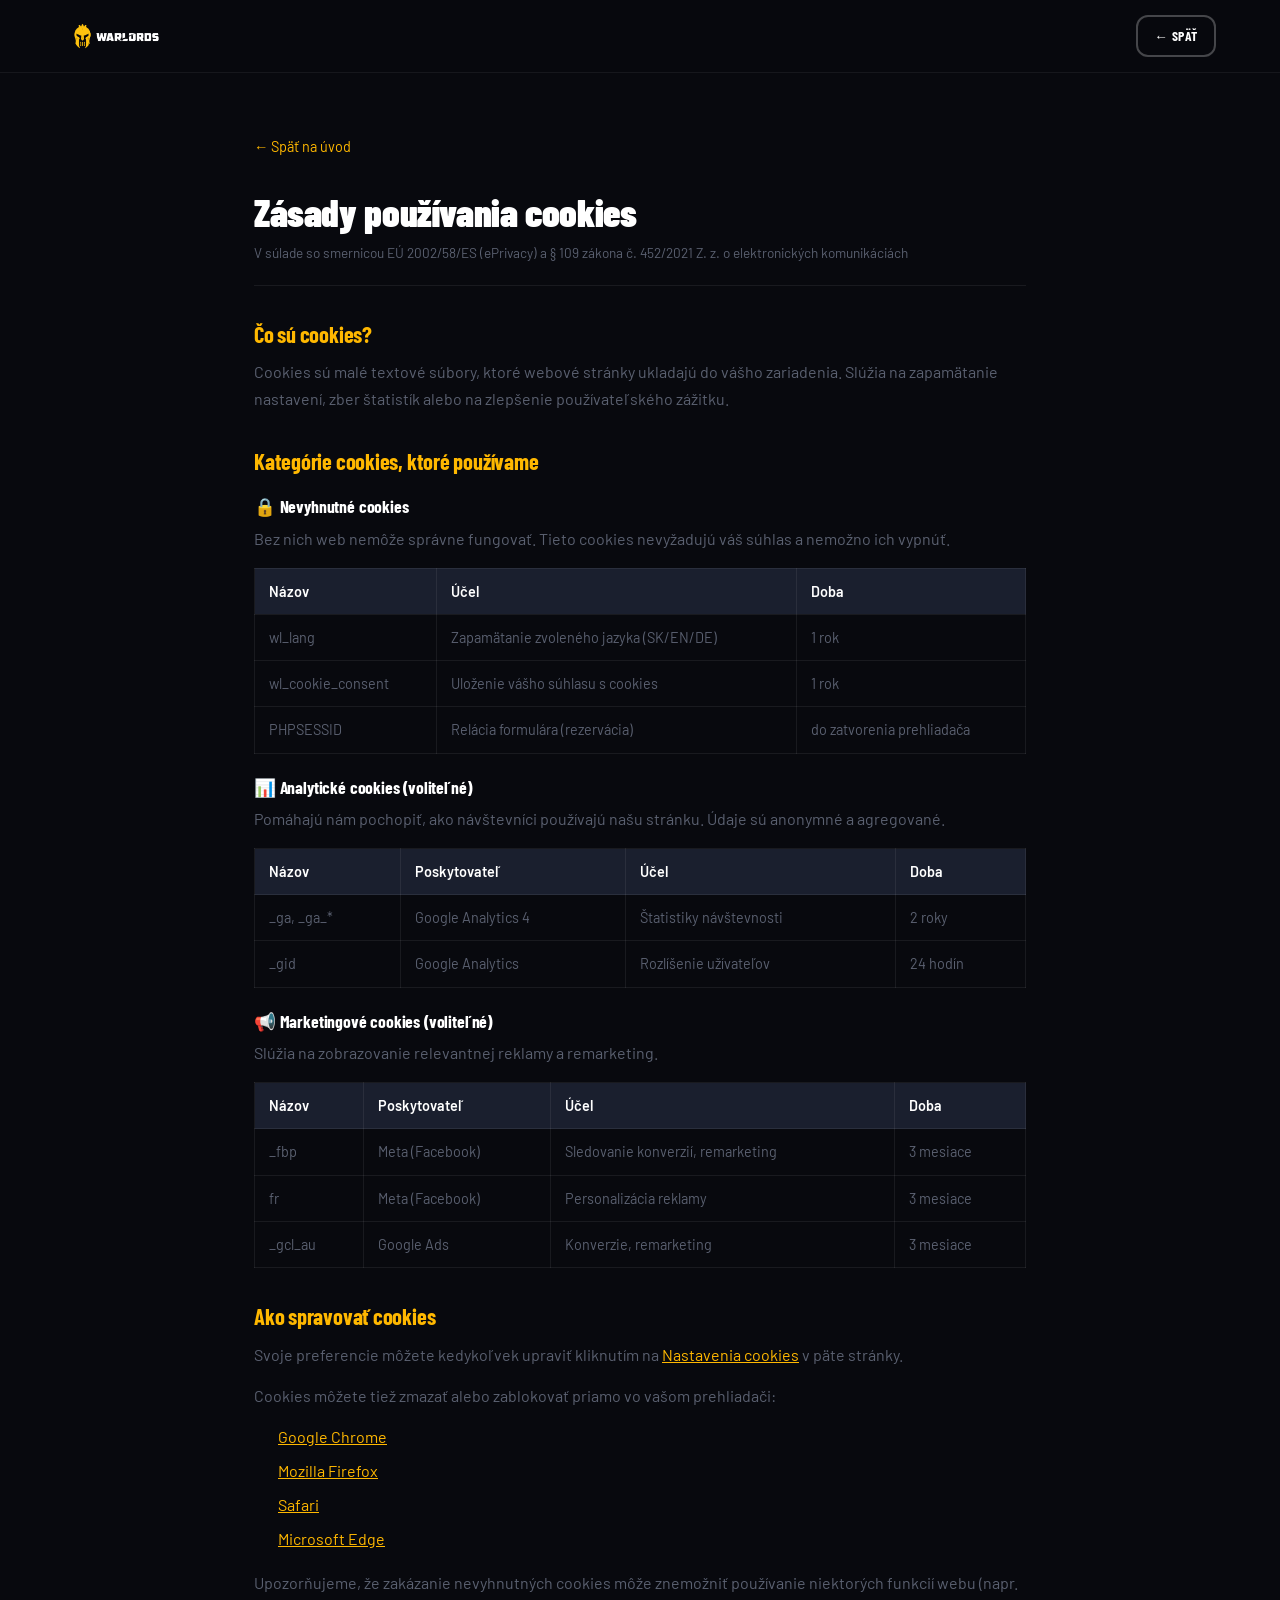
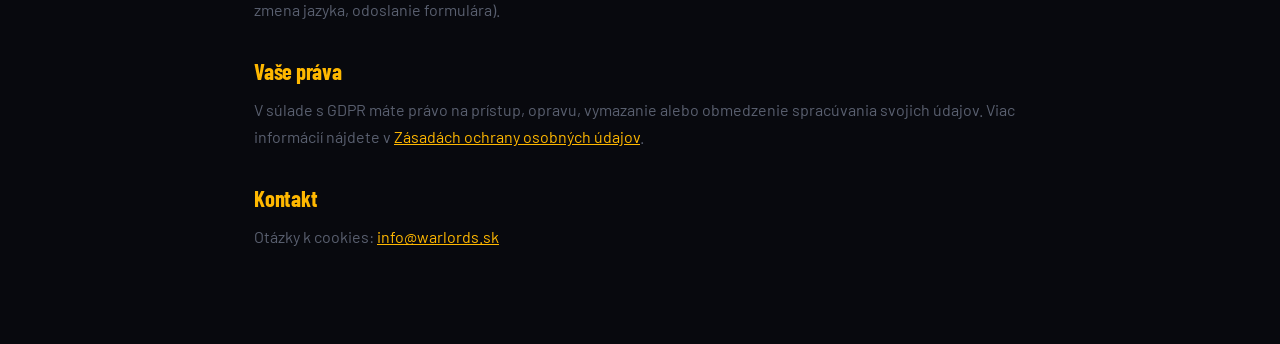
<file: cookies.html>
<!DOCTYPE html>
<html lang="sk">
<head>
  <meta charset="UTF-8" />
  <meta name="viewport" content="width=device-width, initial-scale=1.0" />
  <title>Zásady používania cookies | Warlords</title>
  <meta name="robots" content="noindex" />
  <link rel="icon" href="img/PNG/warlords-logo-vertical.png" type="image/png" />
  <link rel="stylesheet" href="style.css" />
  <link rel="preconnect" href="https://fonts.googleapis.com" />
  <link href="https://fonts.googleapis.com/css2?family=Barlow+Condensed:wght@400;600;700;900&family=Barlow:wght@400;500;600&display=swap" rel="stylesheet" />
</head>
<body>
  <header class="navbar scrolled" style="position:sticky;">
    <div class="container nav-inner">
      <a href="index.html" class="nav-logo">
        <img src="img/PNG/warlords-logo-horizontal-inverse.png" alt="Warlords" class="nav-logo-img" />
      </a>
      <a href="index.html" class="btn btn-outline" style="padding:8px 16px;font-size:0.85rem;">← Späť</a>
    </div>
  </header>

  <main class="legal-page">
    <a href="index.html" class="legal-back">← Späť na úvod</a>
    <h1>Zásady používania cookies</h1>
    <p class="legal-meta">V súlade so smernicou EÚ 2002/58/ES (ePrivacy) a § 109 zákona č. 452/2021 Z. z. o elektronických komunikáciách</p>

    <h2>Čo sú cookies?</h2>
    <p>Cookies sú malé textové súbory, ktoré webové stránky ukladajú do vášho zariadenia. Slúžia na zapamätanie nastavení, zber štatistík alebo na zlepšenie používateľského zážitku.</p>

    <h2>Kategórie cookies, ktoré používame</h2>

    <h3>🔒 Nevyhnutné cookies</h3>
    <p>Bez nich web nemôže správne fungovať. Tieto cookies nevyžadujú váš súhlas a nemožno ich vypnúť.</p>
    <table>
      <tr><th>Názov</th><th>Účel</th><th>Doba</th></tr>
      <tr><td>wl_lang</td><td>Zapamätanie zvoleného jazyka (SK/EN/DE)</td><td>1 rok</td></tr>
      <tr><td>wl_cookie_consent</td><td>Uloženie vášho súhlasu s cookies</td><td>1 rok</td></tr>
      <tr><td>PHPSESSID</td><td>Relácia formulára (rezervácia)</td><td>do zatvorenia prehliadača</td></tr>
    </table>

    <h3>📊 Analytické cookies (voliteľné)</h3>
    <p>Pomáhajú nám pochopiť, ako návštevníci používajú našu stránku. Údaje sú anonymné a agregované.</p>
    <table>
      <tr><th>Názov</th><th>Poskytovateľ</th><th>Účel</th><th>Doba</th></tr>
      <tr><td>_ga, _ga_*</td><td>Google Analytics 4</td><td>Štatistiky návštevnosti</td><td>2 roky</td></tr>
      <tr><td>_gid</td><td>Google Analytics</td><td>Rozlíšenie užívateľov</td><td>24 hodín</td></tr>
    </table>

    <h3>📢 Marketingové cookies (voliteľné)</h3>
    <p>Slúžia na zobrazovanie relevantnej reklamy a remarketing.</p>
    <table>
      <tr><th>Názov</th><th>Poskytovateľ</th><th>Účel</th><th>Doba</th></tr>
      <tr><td>_fbp</td><td>Meta (Facebook)</td><td>Sledovanie konverzií, remarketing</td><td>3 mesiace</td></tr>
      <tr><td>fr</td><td>Meta (Facebook)</td><td>Personalizácia reklamy</td><td>3 mesiace</td></tr>
      <tr><td>_gcl_au</td><td>Google Ads</td><td>Konverzie, remarketing</td><td>3 mesiace</td></tr>
    </table>

    <h2>Ako spravovať cookies</h2>
    <p>Svoje preferencie môžete kedykoľvek upraviť kliknutím na <a href="#" onclick="document.getElementById('cookieModal').classList.add('visible');return false;">Nastavenia cookies</a> v päte stránky.</p>
    <p>Cookies môžete tiež zmazať alebo zablokovať priamo vo vašom prehliadači:</p>
    <ul>
      <li><a href="https://support.google.com/chrome/answer/95647" target="_blank" rel="noopener">Google Chrome</a></li>
      <li><a href="https://support.mozilla.org/sk/kb/cookies-informacie-ktore-stranky-ukladaju" target="_blank" rel="noopener">Mozilla Firefox</a></li>
      <li><a href="https://support.apple.com/sk-sk/guide/safari/sfri11471/mac" target="_blank" rel="noopener">Safari</a></li>
      <li><a href="https://support.microsoft.com/sk-sk/help/4027947" target="_blank" rel="noopener">Microsoft Edge</a></li>
    </ul>
    <p>Upozorňujeme, že zakázanie nevyhnutných cookies môže znemožniť používanie niektorých funkcií webu (napr. zmena jazyka, odoslanie formulára).</p>

    <h2>Vaše práva</h2>
    <p>V súlade s GDPR máte právo na prístup, opravu, vymazanie alebo obmedzenie spracúvania svojich údajov. Viac informácií nájdete v <a href="ochrana-osobnych-udajov.html">Zásadách ochrany osobných údajov</a>.</p>

    <h2>Kontakt</h2>
    <p>Otázky k cookies: <a href="mailto:info@warlords.sk">info@warlords.sk</a></p>
  </main>

  <script src="cookies.js"></script>
</body>
</html>
</file>
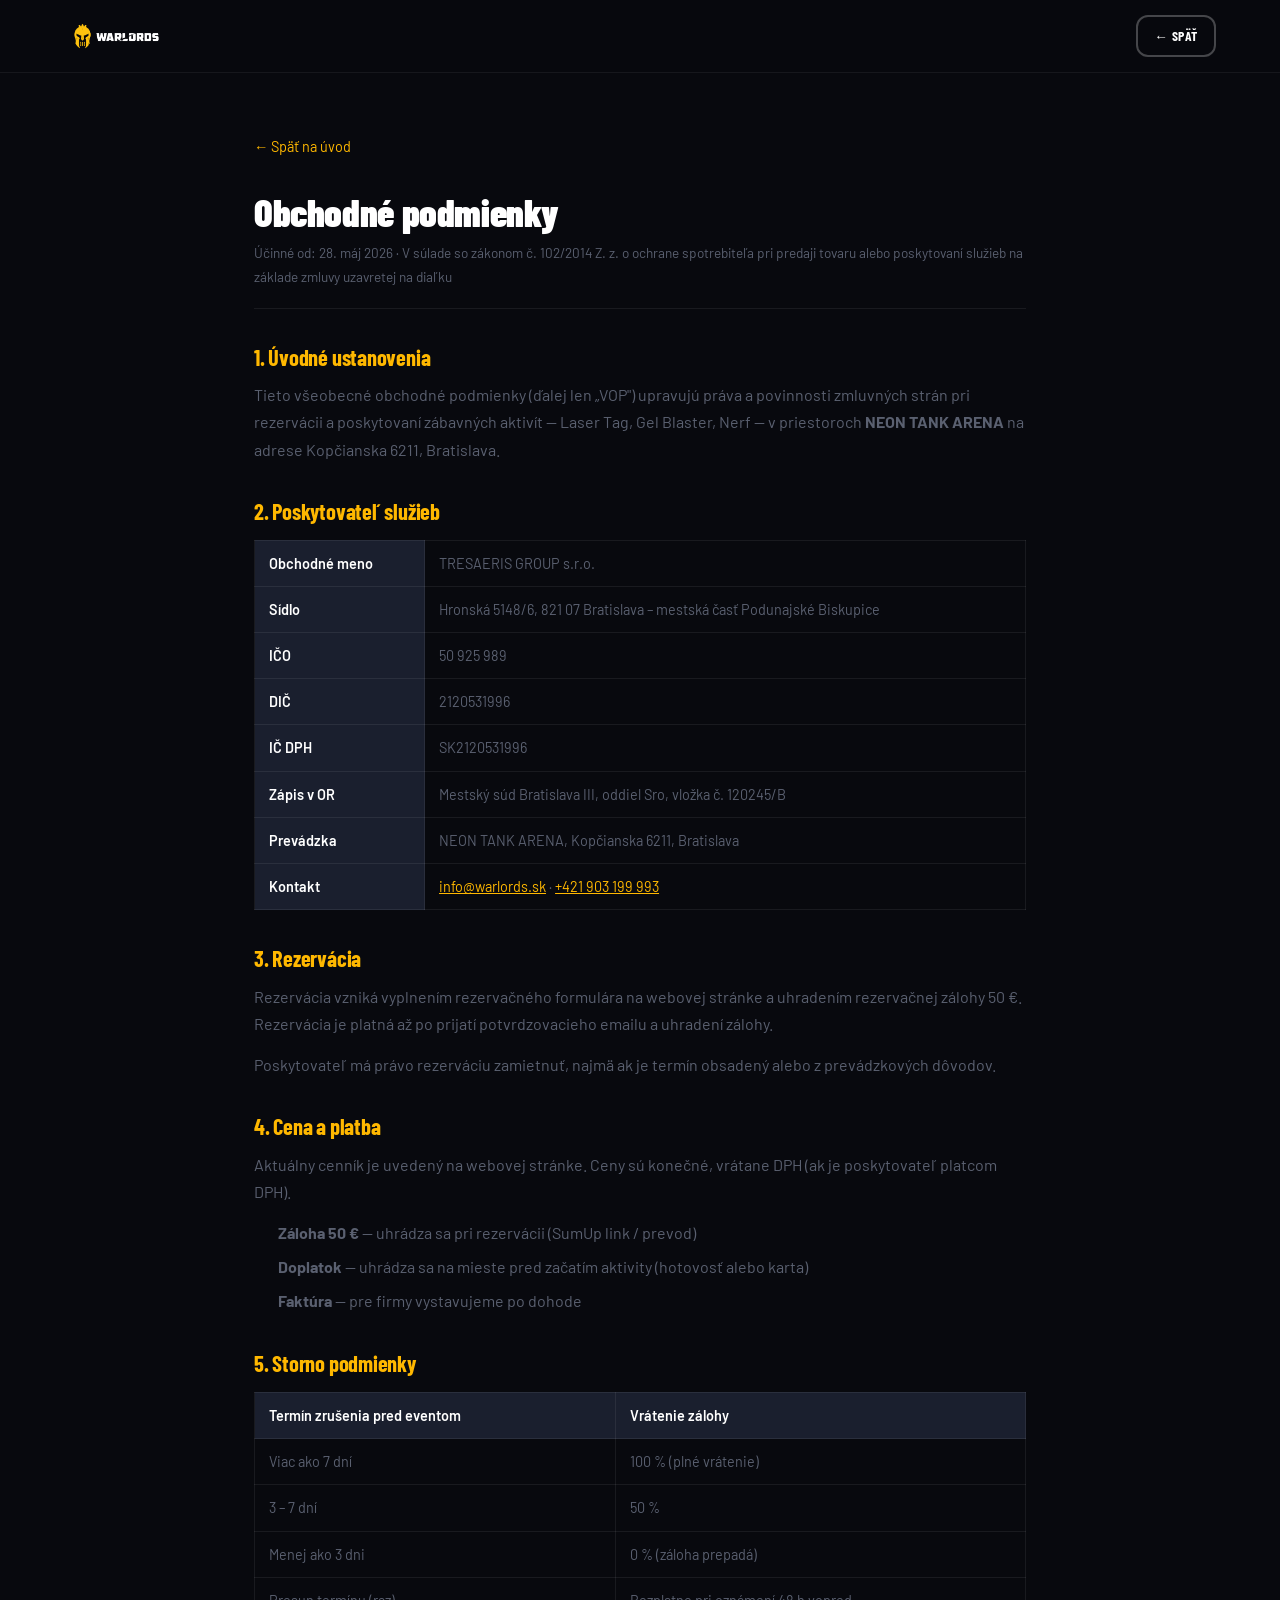
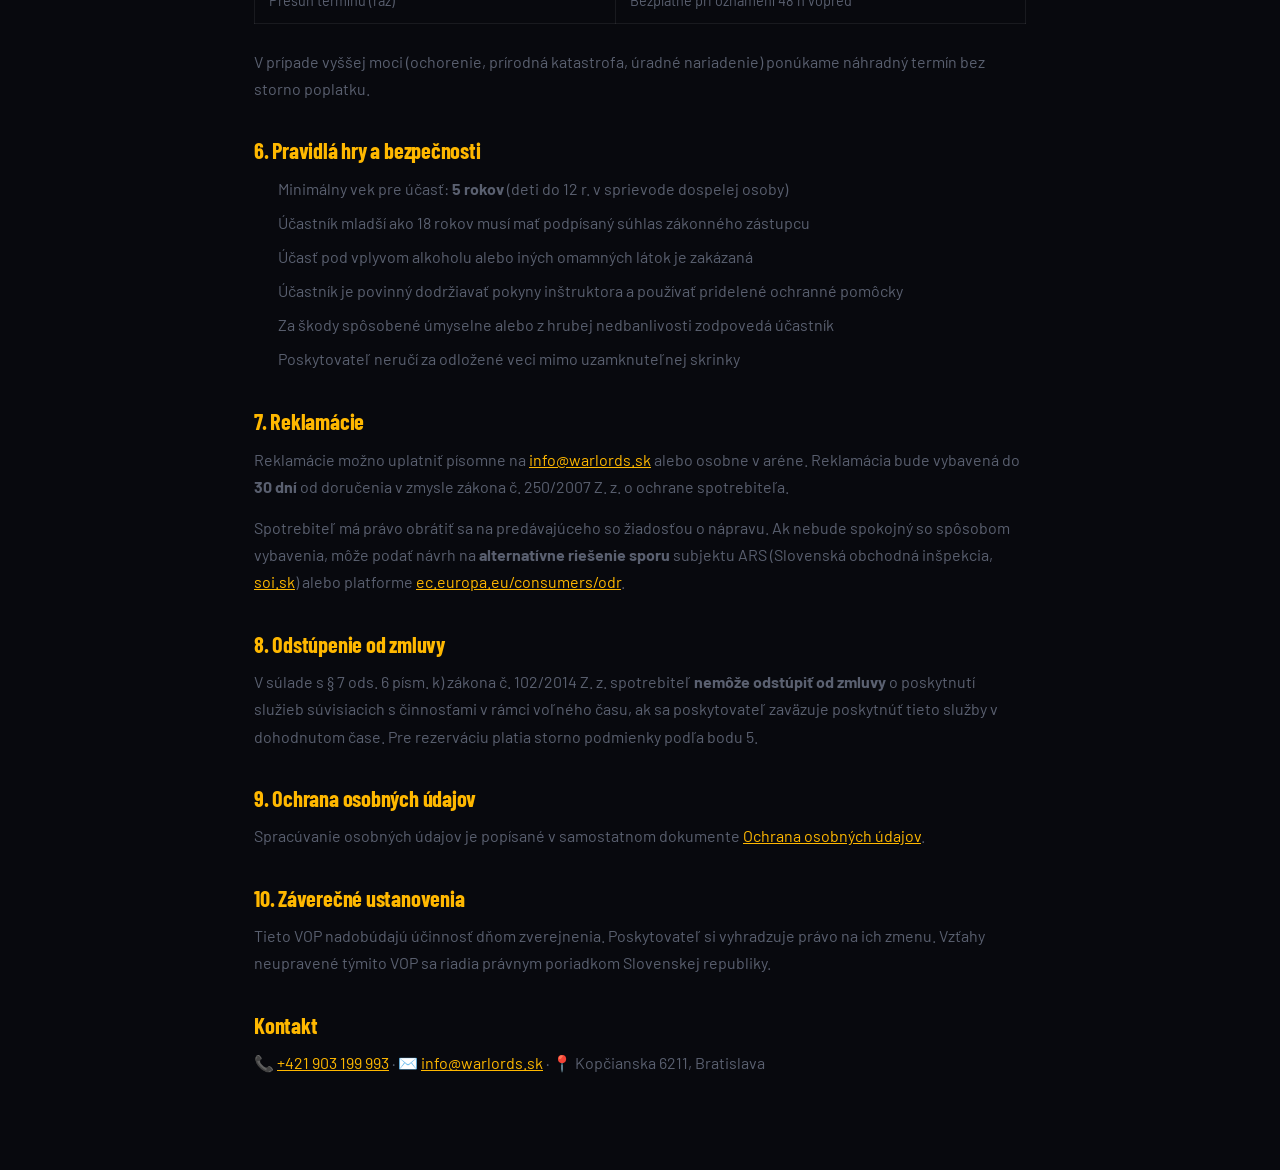
<file: obchodne-podmienky.html>
<!DOCTYPE html>
<html lang="sk">
<head>
  <meta charset="UTF-8" />
  <meta name="viewport" content="width=device-width, initial-scale=1.0" />
  <title>Obchodné podmienky | Warlords</title>
  <meta name="robots" content="noindex" />
  <link rel="icon" href="img/PNG/warlords-logo-vertical.png" type="image/png" />
  <link rel="stylesheet" href="style.css" />
  <link rel="preconnect" href="https://fonts.googleapis.com" />
  <link href="https://fonts.googleapis.com/css2?family=Barlow+Condensed:wght@400;600;700;900&family=Barlow:wght@400;500;600&display=swap" rel="stylesheet" />
</head>
<body>
  <header class="navbar scrolled" style="position:sticky;">
    <div class="container nav-inner">
      <a href="index.html" class="nav-logo">
        <img src="img/PNG/warlords-logo-horizontal-inverse.png" alt="Warlords" class="nav-logo-img" />
      </a>
      <a href="index.html" class="btn btn-outline" style="padding:8px 16px;font-size:0.85rem;">← Späť</a>
    </div>
  </header>

  <main class="legal-page">
    <a href="index.html" class="legal-back">← Späť na úvod</a>
    <h1>Obchodné podmienky</h1>
    <p class="legal-meta">Účinné od: 28. máj 2026 · V súlade so zákonom č. 102/2014 Z. z. o ochrane spotrebiteľa pri predaji tovaru alebo poskytovaní služieb na základe zmluvy uzavretej na diaľku</p>

    <h2>1. Úvodné ustanovenia</h2>
    <p>Tieto všeobecné obchodné podmienky (ďalej len „VOP") upravujú práva a povinnosti zmluvných strán pri rezervácii a poskytovaní zábavných aktivít — Laser Tag, Gel Blaster, Nerf — v priestoroch <strong>NEON TANK ARENA</strong> na adrese Kopčianska 6211, Bratislava.</p>

    <h2>2. Poskytovateľ služieb</h2>
    <table>
      <tr><th>Obchodné meno</th><td>TRESAERIS GROUP s.r.o.</td></tr>
      <tr><th>Sídlo</th><td>Hronská 5148/6, 821 07 Bratislava – mestská časť Podunajské Biskupice</td></tr>
      <tr><th>IČO</th><td>50 925 989</td></tr>
      <tr><th>DIČ</th><td>2120531996</td></tr>
      <tr><th>IČ DPH</th><td>SK2120531996</td></tr>
      <tr><th>Zápis v OR</th><td>Mestský súd Bratislava III, oddiel Sro, vložka č. 120245/B</td></tr>
      <tr><th>Prevádzka</th><td>NEON TANK ARENA, Kopčianska 6211, Bratislava</td></tr>
      <tr><th>Kontakt</th><td><a href="mailto:info@warlords.sk">info@warlords.sk</a> · <a href="tel:+421903199993">+421 903 199 993</a></td></tr>
    </table>

    <h2>3. Rezervácia</h2>
    <p>Rezervácia vzniká vyplnením rezervačného formulára na webovej stránke a uhradením rezervačnej zálohy 50 €. Rezervácia je platná až po prijatí potvrdzovacieho emailu a uhradení zálohy.</p>
    <p>Poskytovateľ má právo rezerváciu zamietnuť, najmä ak je termín obsadený alebo z prevádzkových dôvodov.</p>

    <h2>4. Cena a platba</h2>
    <p>Aktuálny cenník je uvedený na webovej stránke. Ceny sú konečné, vrátane DPH (ak je poskytovateľ platcom DPH).</p>
    <ul>
      <li><strong>Záloha 50 €</strong> — uhrádza sa pri rezervácii (SumUp link / prevod)</li>
      <li><strong>Doplatok</strong> — uhrádza sa na mieste pred začatím aktivity (hotovosť alebo karta)</li>
      <li><strong>Faktúra</strong> — pre firmy vystavujeme po dohode</li>
    </ul>

    <h2>5. Storno podmienky</h2>
    <table>
      <tr><th>Termín zrušenia pred eventom</th><th>Vrátenie zálohy</th></tr>
      <tr><td>Viac ako 7 dní</td><td>100 % (plné vrátenie)</td></tr>
      <tr><td>3 – 7 dní</td><td>50 %</td></tr>
      <tr><td>Menej ako 3 dni</td><td>0 % (záloha prepadá)</td></tr>
      <tr><td>Presun termínu (raz)</td><td>Bezplatne pri oznámení 48 h vopred</td></tr>
    </table>
    <p>V prípade vyššej moci (ochorenie, prírodná katastrofa, úradné nariadenie) ponúkame náhradný termín bez storno poplatku.</p>

    <h2>6. Pravidlá hry a bezpečnosti</h2>
    <ul>
      <li>Minimálny vek pre účasť: <strong>5 rokov</strong> (deti do 12 r. v sprievode dospelej osoby)</li>
      <li>Účastník mladší ako 18 rokov musí mať podpísaný súhlas zákonného zástupcu</li>
      <li>Účasť pod vplyvom alkoholu alebo iných omamných látok je zakázaná</li>
      <li>Účastník je povinný dodržiavať pokyny inštruktora a používať pridelené ochranné pomôcky</li>
      <li>Za škody spôsobené úmyselne alebo z hrubej nedbanlivosti zodpovedá účastník</li>
      <li>Poskytovateľ neručí za odložené veci mimo uzamknuteľnej skrinky</li>
    </ul>

    <h2>7. Reklamácie</h2>
    <p>Reklamácie možno uplatniť písomne na <a href="mailto:info@warlords.sk">info@warlords.sk</a> alebo osobne v aréne. Reklamácia bude vybavená do <strong>30 dní</strong> od doručenia v zmysle zákona č. 250/2007 Z. z. o ochrane spotrebiteľa.</p>
    <p>Spotrebiteľ má právo obrátiť sa na predávajúceho so žiadosťou o nápravu. Ak nebude spokojný so spôsobom vybavenia, môže podať návrh na <strong>alternatívne riešenie sporu</strong> subjektu ARS (Slovenská obchodná inšpekcia, <a href="https://www.soi.sk" target="_blank" rel="noopener">soi.sk</a>) alebo platforme <a href="https://ec.europa.eu/consumers/odr/" target="_blank" rel="noopener">ec.europa.eu/consumers/odr</a>.</p>

    <h2>8. Odstúpenie od zmluvy</h2>
    <p>V súlade s § 7 ods. 6 písm. k) zákona č. 102/2014 Z. z. spotrebiteľ <strong>nemôže odstúpiť od zmluvy</strong> o poskytnutí služieb súvisiacich s činnosťami v rámci voľného času, ak sa poskytovateľ zaväzuje poskytnúť tieto služby v dohodnutom čase. Pre rezerváciu platia storno podmienky podľa bodu 5.</p>

    <h2>9. Ochrana osobných údajov</h2>
    <p>Spracúvanie osobných údajov je popísané v samostatnom dokumente <a href="ochrana-osobnych-udajov.html">Ochrana osobných údajov</a>.</p>

    <h2>10. Záverečné ustanovenia</h2>
    <p>Tieto VOP nadobúdajú účinnosť dňom zverejnenia. Poskytovateľ si vyhradzuje právo na ich zmenu. Vzťahy neupravené týmito VOP sa riadia právnym poriadkom Slovenskej republiky.</p>

    <h2>Kontakt</h2>
    <p>📞 <a href="tel:+421903199993">+421 903 199 993</a> · ✉️ <a href="mailto:info@warlords.sk">info@warlords.sk</a> · 📍 Kopčianska 6211, Bratislava</p>
  </main>

  <script src="cookies.js"></script>
</body>
</html>
</file>
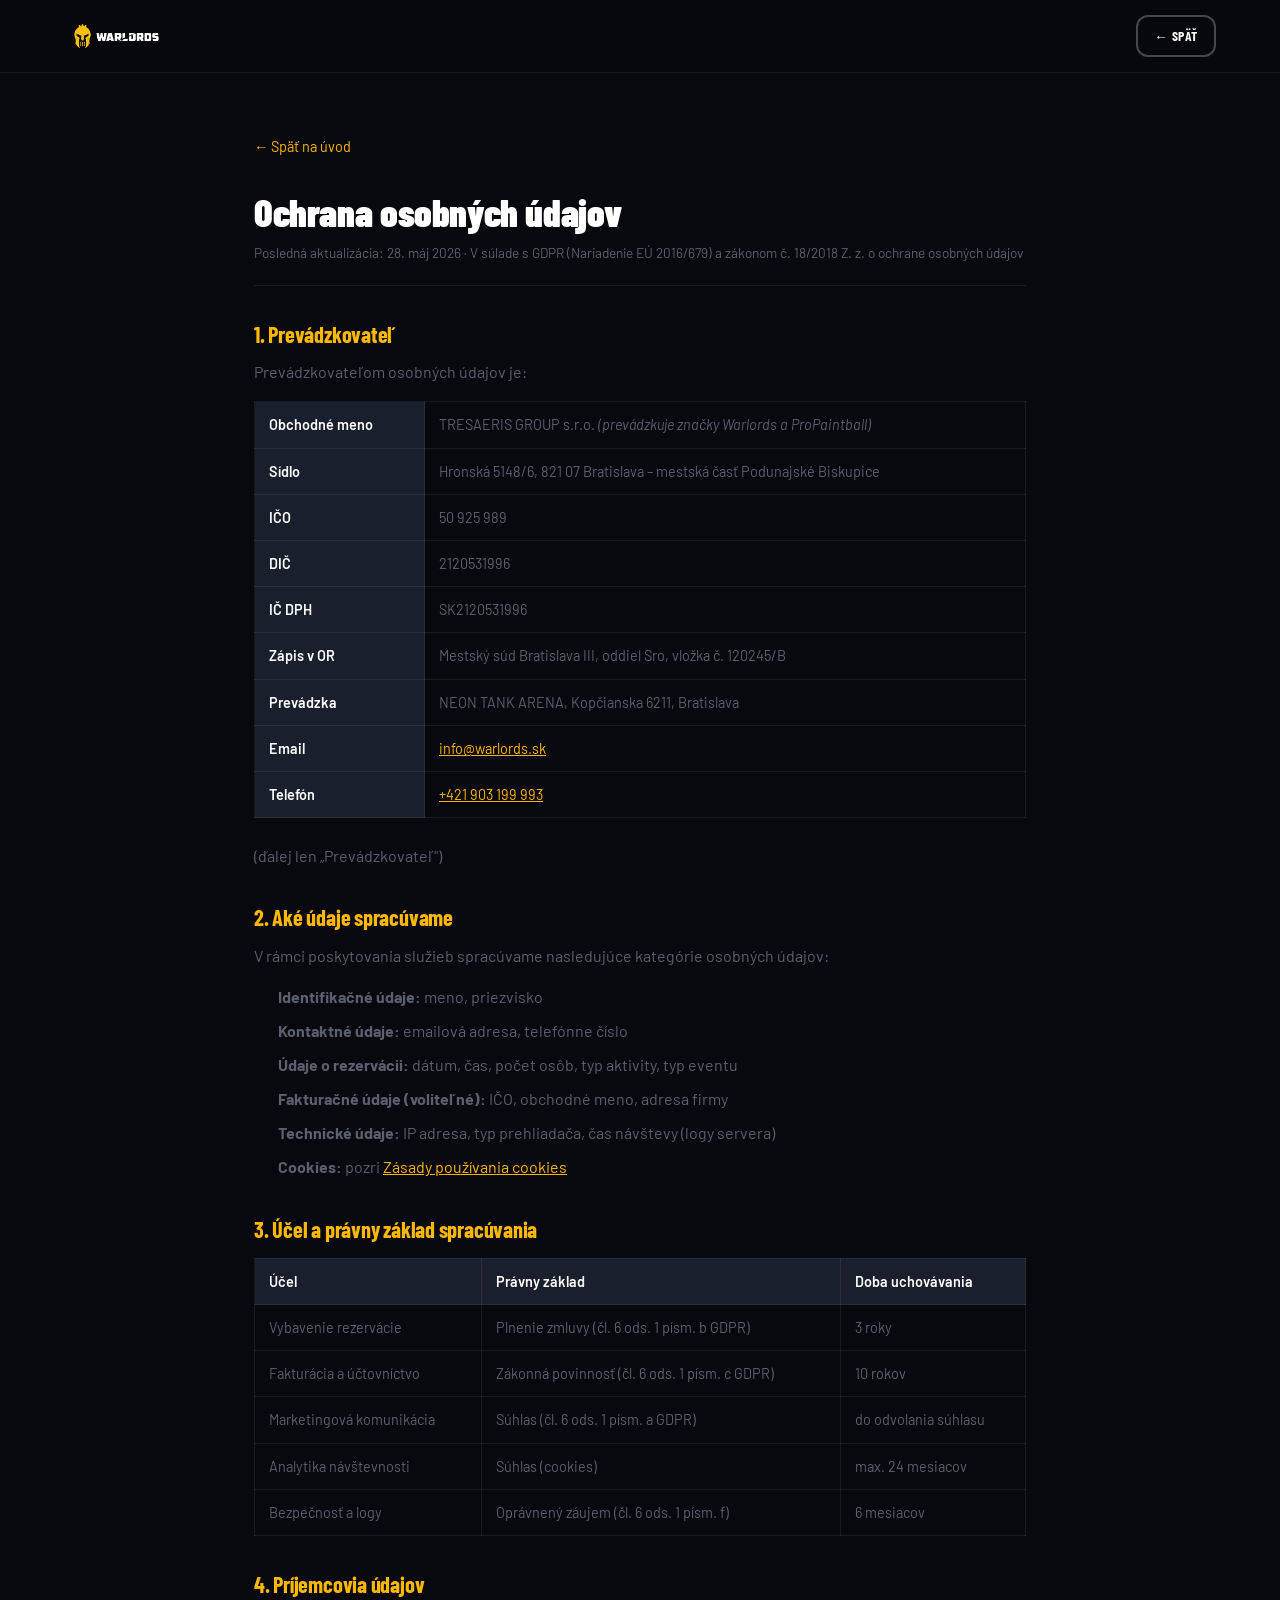
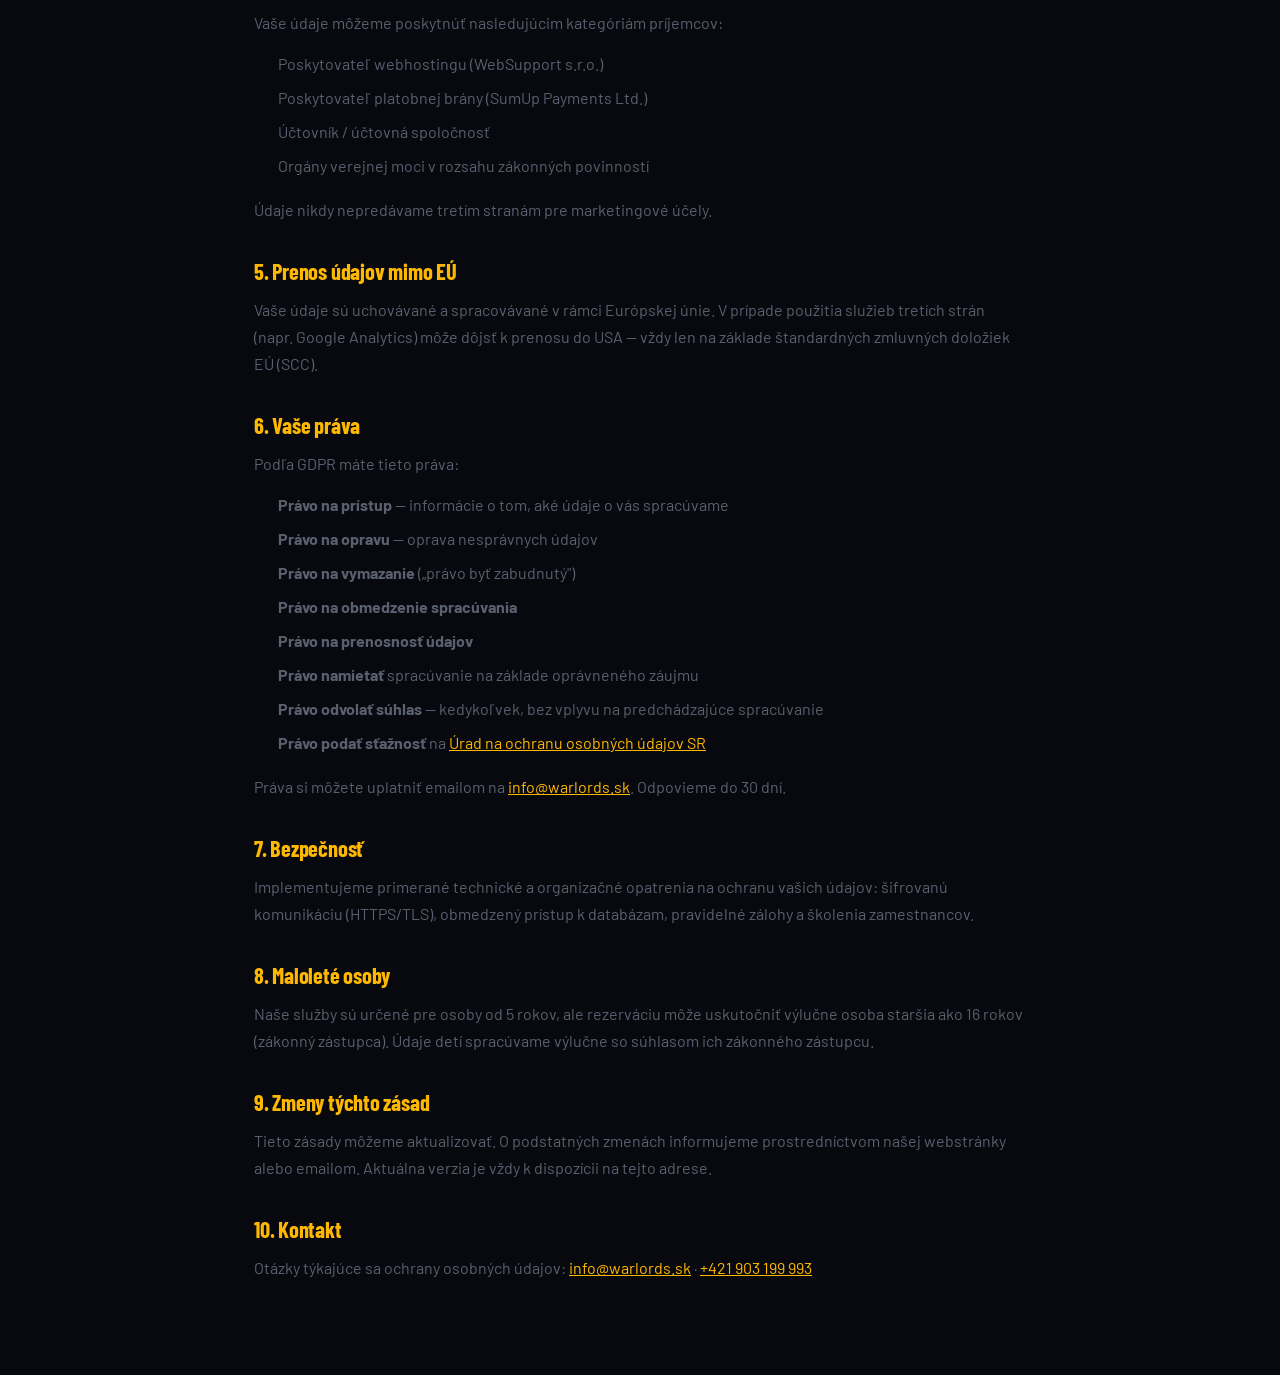
<file: ochrana-osobnych-udajov.html>
<!DOCTYPE html>
<html lang="sk">
<head>
  <meta charset="UTF-8" />
  <meta name="viewport" content="width=device-width, initial-scale=1.0" />
  <title>Ochrana osobných údajov | Warlords</title>
  <meta name="robots" content="noindex" />
  <link rel="icon" href="img/PNG/warlords-logo-vertical.png" type="image/png" />
  <link rel="stylesheet" href="style.css" />
  <link rel="preconnect" href="https://fonts.googleapis.com" />
  <link href="https://fonts.googleapis.com/css2?family=Barlow+Condensed:wght@400;600;700;900&family=Barlow:wght@400;500;600&display=swap" rel="stylesheet" />
</head>
<body>
  <header class="navbar scrolled" style="position:sticky;">
    <div class="container nav-inner">
      <a href="index.html" class="nav-logo">
        <img src="img/PNG/warlords-logo-horizontal-inverse.png" alt="Warlords" class="nav-logo-img" />
      </a>
      <a href="index.html" class="btn btn-outline" style="padding:8px 16px;font-size:0.85rem;">← Späť</a>
    </div>
  </header>

  <main class="legal-page">
    <a href="index.html" class="legal-back">← Späť na úvod</a>
    <h1>Ochrana osobných údajov</h1>
    <p class="legal-meta">Posledná aktualizácia: 28. máj 2026 · V súlade s GDPR (Nariadenie EÚ 2016/679) a zákonom č. 18/2018 Z. z. o ochrane osobných údajov</p>

    <h2>1. Prevádzkovateľ</h2>
    <p>Prevádzkovateľom osobných údajov je:</p>
    <table>
      <tr><th>Obchodné meno</th><td>TRESAERIS GROUP s.r.o. <em>(prevádzkuje značky Warlords a ProPaintball)</em></td></tr>
      <tr><th>Sídlo</th><td>Hronská 5148/6, 821 07 Bratislava – mestská časť Podunajské Biskupice</td></tr>
      <tr><th>IČO</th><td>50 925 989</td></tr>
      <tr><th>DIČ</th><td>2120531996</td></tr>
      <tr><th>IČ DPH</th><td>SK2120531996</td></tr>
      <tr><th>Zápis v OR</th><td>Mestský súd Bratislava III, oddiel Sro, vložka č. 120245/B</td></tr>
      <tr><th>Prevádzka</th><td>NEON TANK ARENA, Kopčianska 6211, Bratislava</td></tr>
      <tr><th>Email</th><td><a href="mailto:info@warlords.sk">info@warlords.sk</a></td></tr>
      <tr><th>Telefón</th><td><a href="tel:+421903199993">+421 903 199 993</a></td></tr>
    </table>
    <p>(ďalej len „Prevádzkovateľ")</p>

    <h2>2. Aké údaje spracúvame</h2>
    <p>V rámci poskytovania služieb spracúvame nasledujúce kategórie osobných údajov:</p>
    <ul>
      <li><strong>Identifikačné údaje:</strong> meno, priezvisko</li>
      <li><strong>Kontaktné údaje:</strong> emailová adresa, telefónne číslo</li>
      <li><strong>Údaje o rezervácii:</strong> dátum, čas, počet osôb, typ aktivity, typ eventu</li>
      <li><strong>Fakturačné údaje (voliteľné):</strong> IČO, obchodné meno, adresa firmy</li>
      <li><strong>Technické údaje:</strong> IP adresa, typ prehliadača, čas návštevy (logy servera)</li>
      <li><strong>Cookies:</strong> pozri <a href="cookies.html">Zásady používania cookies</a></li>
    </ul>

    <h2>3. Účel a právny základ spracúvania</h2>
    <table>
      <tr><th>Účel</th><th>Právny základ</th><th>Doba uchovávania</th></tr>
      <tr><td>Vybavenie rezervácie</td><td>Plnenie zmluvy (čl. 6 ods. 1 písm. b GDPR)</td><td>3 roky</td></tr>
      <tr><td>Fakturácia a účtovníctvo</td><td>Zákonná povinnosť (čl. 6 ods. 1 písm. c GDPR)</td><td>10 rokov</td></tr>
      <tr><td>Marketingová komunikácia</td><td>Súhlas (čl. 6 ods. 1 písm. a GDPR)</td><td>do odvolania súhlasu</td></tr>
      <tr><td>Analytika návštevnosti</td><td>Súhlas (cookies)</td><td>max. 24 mesiacov</td></tr>
      <tr><td>Bezpečnosť a logy</td><td>Oprávnený záujem (čl. 6 ods. 1 písm. f)</td><td>6 mesiacov</td></tr>
    </table>

    <h2>4. Príjemcovia údajov</h2>
    <p>Vaše údaje môžeme poskytnúť nasledujúcim kategóriám príjemcov:</p>
    <ul>
      <li>Poskytovateľ webhostingu (WebSupport s.r.o.)</li>
      <li>Poskytovateľ platobnej brány (SumUp Payments Ltd.)</li>
      <li>Účtovník / účtovná spoločnosť</li>
      <li>Orgány verejnej moci v rozsahu zákonných povinností</li>
    </ul>
    <p>Údaje nikdy nepredávame tretím stranám pre marketingové účely.</p>

    <h2>5. Prenos údajov mimo EÚ</h2>
    <p>Vaše údaje sú uchovávané a spracovávané v rámci Európskej únie. V prípade použitia služieb tretích strán (napr. Google Analytics) môže dôjsť k prenosu do USA — vždy len na základe štandardných zmluvných doložiek EÚ (SCC).</p>

    <h2>6. Vaše práva</h2>
    <p>Podľa GDPR máte tieto práva:</p>
    <ul>
      <li><strong>Právo na prístup</strong> — informácie o tom, aké údaje o vás spracúvame</li>
      <li><strong>Právo na opravu</strong> — oprava nesprávnych údajov</li>
      <li><strong>Právo na vymazanie</strong> („právo byť zabudnutý")</li>
      <li><strong>Právo na obmedzenie spracúvania</strong></li>
      <li><strong>Právo na prenosnosť údajov</strong></li>
      <li><strong>Právo namietať</strong> spracúvanie na základe oprávneného záujmu</li>
      <li><strong>Právo odvolať súhlas</strong> — kedykoľvek, bez vplyvu na predchádzajúce spracúvanie</li>
      <li><strong>Právo podať sťažnosť</strong> na <a href="https://dataprotection.gov.sk" target="_blank" rel="noopener">Úrad na ochranu osobných údajov SR</a></li>
    </ul>
    <p>Práva si môžete uplatniť emailom na <a href="mailto:info@warlords.sk">info@warlords.sk</a>. Odpovieme do 30 dní.</p>

    <h2>7. Bezpečnosť</h2>
    <p>Implementujeme primerané technické a organizačné opatrenia na ochranu vašich údajov: šifrovanú komunikáciu (HTTPS/TLS), obmedzený prístup k databázam, pravidelné zálohy a školenia zamestnancov.</p>

    <h2>8. Maloleté osoby</h2>
    <p>Naše služby sú určené pre osoby od 5 rokov, ale rezerváciu môže uskutočniť výlučne osoba staršia ako 16 rokov (zákonný zástupca). Údaje detí spracúvame výlučne so súhlasom ich zákonného zástupcu.</p>

    <h2>9. Zmeny týchto zásad</h2>
    <p>Tieto zásady môžeme aktualizovať. O podstatných zmenách informujeme prostredníctvom našej webstránky alebo emailom. Aktuálna verzia je vždy k dispozícii na tejto adrese.</p>

    <h2>10. Kontakt</h2>
    <p>Otázky týkajúce sa ochrany osobných údajov: <a href="mailto:info@warlords.sk">info@warlords.sk</a> · <a href="tel:+421903199993">+421 903 199 993</a></p>
  </main>

  <script src="cookies.js"></script>
</body>
</html>
</file>
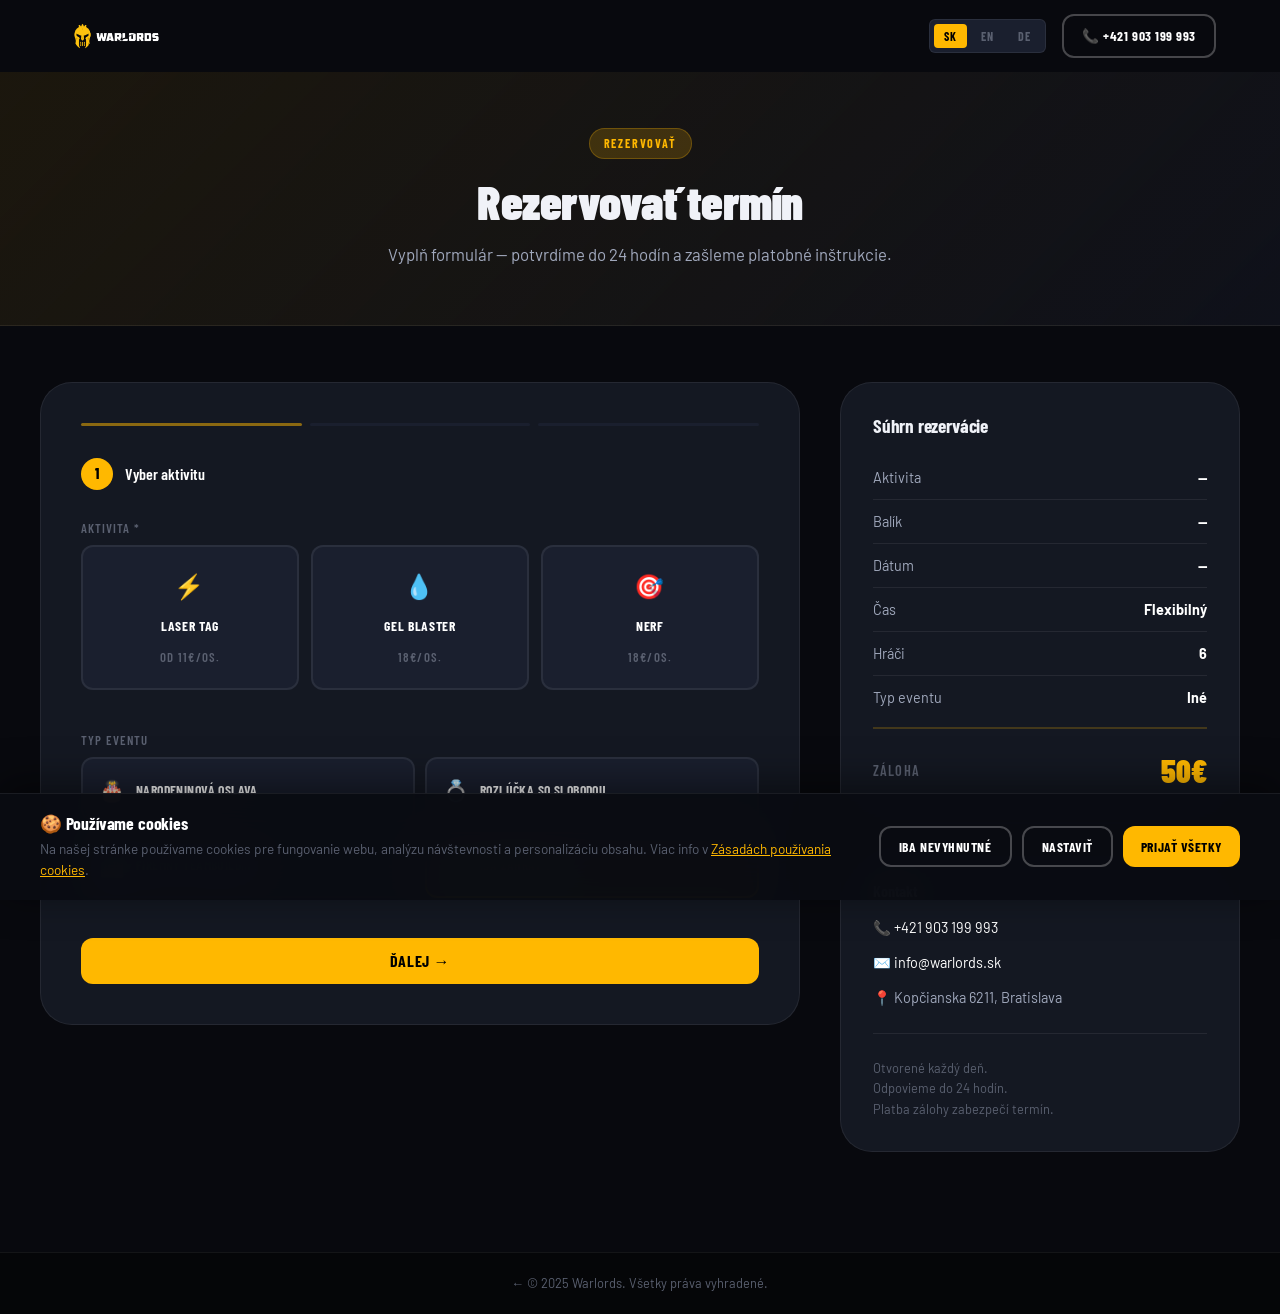
<file: rezervacia.html>
<!DOCTYPE html>
<html lang="sk">
<head>
  <meta charset="UTF-8" />
  <meta name="viewport" content="width=device-width, initial-scale=1.0" />
  <title>Rezervácia | Warlords – Neon Tank Arena Bratislava</title>
  <meta name="description" content="Rezervujte Laser Tag, Gel Blaster alebo Nerf v NEON TANK ARENA Bratislava. Online rezervácia do 2 minút." />
  <link rel="icon" href="img/PNG/warlords-logo-vertical.png" type="image/png" />
  <link rel="stylesheet" href="style.css" />
  <link rel="preconnect" href="https://fonts.googleapis.com" />
  <link href="https://fonts.googleapis.com/css2?family=Barlow+Condensed:wght@400;600;700;900&family=Barlow:wght@400;500;600&display=swap" rel="stylesheet" />
  <style>
    .time-grid {
      display: grid;
      grid-template-columns: repeat(4, 1fr);
      gap: 8px;
      margin-bottom: 8px;
    }
    .time-option { position: relative; }
    .time-option input[type="radio"] { position: absolute; opacity: 0; width: 0; height: 0; }
    .time-option-label {
      display: flex;
      align-items: center;
      justify-content: center;
      padding: 10px 8px;
      background: var(--bg-surface);
      border: 2px solid var(--bg-border);
      border-radius: var(--radius);
      cursor: pointer;
      font-family: var(--font-heading);
      font-weight: 600;
      font-size: 0.9rem;
      color: var(--white);
      transition: var(--transition);
    }
    .time-option input:checked + .time-option-label {
      border-color: var(--gold);
      background: var(--gold-glow);
      color: var(--gold);
    }
    .time-option-label:hover { border-color: rgba(255,255,255,0.2); }
    .time-option.unavailable .time-option-label {
      opacity: 0.3;
      cursor: not-allowed;
      text-decoration: line-through;
    }
    .event-type-grid {
      display: grid;
      grid-template-columns: repeat(2, 1fr);
      gap: 10px;
      margin-bottom: 16px;
    }
    .event-type-option { position: relative; }
    .event-type-option input { position: absolute; opacity: 0; width: 0; height: 0; }
    .event-type-label {
      display: flex;
      align-items: center;
      gap: 10px;
      padding: 14px 16px;
      background: var(--bg-surface);
      border: 2px solid var(--bg-border);
      border-radius: var(--radius);
      cursor: pointer;
      transition: var(--transition);
    }
    .event-type-option input:checked + .event-type-label {
      border-color: var(--gold);
      background: var(--gold-glow);
    }
    .event-type-emoji { font-size: 1.3rem; }
    .event-type-name {
      font-family: var(--font-heading);
      font-size: 0.85rem;
      font-weight: 700;
      color: var(--white);
      letter-spacing: 0.03em;
    }
    .deposit-box {
      background: linear-gradient(135deg, rgba(255,184,0,0.1) 0%, var(--bg-surface) 100%);
      border: 1px solid rgba(255,184,0,0.25);
      border-radius: var(--radius);
      padding: 20px;
      margin-top: 16px;
    }
    .deposit-box h4 { color: var(--gold); margin-bottom: 8px; font-size: 1rem; }
    .deposit-box p { font-size: 0.85rem; }
    .form-section-divider {
      border: none;
      border-top: 1px solid var(--bg-border);
      margin: 24px 0;
    }
    .player-counter {
      display: flex;
      align-items: center;
      gap: 0;
      background: var(--bg-surface);
      border: 1px solid var(--bg-border);
      border-radius: var(--radius);
      overflow: hidden;
      width: fit-content;
    }
    .counter-btn {
      width: 44px; height: 48px;
      background: var(--bg-surface);
      border: none;
      color: var(--white);
      font-size: 1.2rem;
      cursor: pointer;
      transition: background var(--transition);
      display: flex; align-items: center; justify-content: center;
    }
    .counter-btn:hover { background: var(--bg-card); }
    .counter-val {
      width: 56px;
      text-align: center;
      font-family: var(--font-heading);
      font-size: 1.3rem;
      font-weight: 800;
      color: var(--white);
      background: var(--bg-primary);
      height: 48px;
      display: flex; align-items: center; justify-content: center;
      border-left: 1px solid var(--bg-border);
      border-right: 1px solid var(--bg-border);
    }
    .min-warn {
      display: none;
      font-size: 0.8rem;
      color: #FF6B6B;
      margin-top: 6px;
    }
    .min-warn.visible { display: block; }
    .organizer-discount {
      display: none;
      font-size: 0.85rem;
      color: var(--gold);
      background: var(--gold-glow);
      border: 1px solid rgba(255,184,0,0.2);
      border-radius: var(--radius-sm);
      padding: 10px 14px;
      margin-top: 8px;
    }
    .organizer-discount.visible { display: block; }
  </style>
</head>
<body class="booking-page">

  <!-- ============================================================
       NAVBAR (minimal)
       ============================================================ -->
  <header class="navbar scrolled" id="navbar">
    <div class="container nav-inner">
      <a href="index.html" class="nav-logo">
        <img src="img/PNG/warlords-logo-horizontal-inverse.png"
             alt="Warlords" class="nav-logo-img" />
      </a>

      <div style="display:flex;align-items:center;gap:16px;">
        <div class="lang-switcher">
          <button class="lang-btn active" data-lang="sk">SK</button>
          <button class="lang-btn" data-lang="en">EN</button>
          <button class="lang-btn" data-lang="de">DE</button>
        </div>
        <a href="tel:+421903199993" class="btn btn-outline" style="padding:9px 18px;font-size:0.85rem;">
          📞 +421 903 199 993
        </a>
      </div>
    </div>
  </header>

  <!-- ============================================================
       BOOKING HERO
       ============================================================ -->
  <div class="booking-hero">
    <div class="container">
      <div class="section-tag" data-i18n="nav_book">Rezervácia</div>
      <h1 data-i18n="hero_btn_book">Rezervovať termín</h1>
      <p data-i18n="hero_sub_booking">Vyplň formulár — potvrdíme do 24 hodín a zašleme platobné inštrukcie.</p>
    </div>
  </div>

  <!-- ============================================================
       BOOKING CONTENT
       ============================================================ -->
  <div class="container booking-grid">

    <!-- ---- FORM ---- -->
    <div>
      <div class="booking-form-wrap">

        <!-- Progress -->
        <div class="form-progress">
          <div class="progress-step current" id="prog1"></div>
          <div class="progress-step" id="prog2"></div>
          <div class="progress-step" id="prog3"></div>
        </div>

        <!-- SUCCESS STATE -->
        <div class="booking-success" id="bookingSuccess">
          <div class="success-icon">✓</div>
          <h2 data-i18n="success_title">Rezervácia odoslaná!</h2>
          <p data-i18n="success_desc">Ďakujeme! Do 24 hodín dostanete potvrdzovací email s platobnými inštrukciami. Rezervácia je platná až po uhradení zálohy 50€.</p>
          <a href="index.html" class="btn btn-primary btn-lg" data-i18n="success_back">Späť na hlavnú stránku</a>
        </div>

        <!-- ERROR STATE -->
        <div class="booking-error" id="bookingError">
          <div class="error-icon">⚠️</div>
          <h2>Formulár sa neodoslal</h2>
          <p>Nastala technická chyba. Rezerváciu môžeš urobiť priamo cez WhatsApp alebo telefón — odpovieme do pár minút.</p>
          <div class="error-actions">
            <a href="https://wa.me/421903199993" class="btn btn-primary btn-lg" target="_blank">
              💬 WhatsApp rezervácia
            </a>
            <a href="tel:+421903199993" class="btn btn-outline btn-lg">
              📞 +421 903 199 993
            </a>
          </div>
          <button class="error-retry" id="errorRetryBtn">← Skúsiť znova</button>
        </div>

        <!-- ---- STEP 1: Aktivita + Event ---- -->
        <div class="form-step active" id="step1">
          <div class="form-step-header">
            <div class="step-num">1</div>
            <div class="step-label" data-i18n="step1_label">Vyber aktivitu</div>
          </div>

          <!-- Activity selector -->
          <div class="form-group">
            <label data-i18n="label_activity">Aktivita *</label>
            <div class="activity-selector" id="activitySelector">
              <div class="activity-option">
                <input type="radio" name="aktivita" id="a_lt" value="lasertag" />
                <label class="activity-option-label" for="a_lt">
                  <span class="activity-option-icon">⚡</span>
                  <span class="activity-option-name">Laser Tag</span>
                  <span class="activity-option-price">od 11€/os.</span>
                </label>
              </div>
              <div class="activity-option">
                <input type="radio" name="aktivita" id="a_gb" value="gelblaster" />
                <label class="activity-option-label" for="a_gb">
                  <span class="activity-option-icon">💧</span>
                  <span class="activity-option-name">Gel Blaster</span>
                  <span class="activity-option-price">18€/os.</span>
                </label>
              </div>
              <div class="activity-option">
                <input type="radio" name="aktivita" id="a_nerf" value="nerf" />
                <label class="activity-option-label" for="a_nerf">
                  <span class="activity-option-icon">🎯</span>
                  <span class="activity-option-name">Nerf</span>
                  <span class="activity-option-price">18€/os.</span>
                </label>
              </div>
            </div>
          </div>

          <!-- Package selector — shown based on activity -->
          <div class="form-group" id="packageGroup" style="display:none;">
            <label data-i18n="label_package">Balík *</label>
            <div class="package-list" id="packageList">
              <!-- populated by JS -->
            </div>
          </div>

          <!-- Event type -->
          <div class="form-group">
            <label data-i18n="label_event_type">Typ eventu</label>
            <div class="event-type-grid">
              <div class="event-type-option">
                <input type="radio" name="event_type" id="et_narodeninova" value="Narodeninová oslava" />
                <label class="event-type-label" for="et_narodeninova">
                  <span class="event-type-emoji">🎂</span>
                  <span class="event-type-name" data-i18n="et_birthday">Narodeninová oslava</span>
                </label>
              </div>
              <div class="event-type-option">
                <input type="radio" name="event_type" id="et_rozlucka" value="Rozlúčka so slobodou" />
                <label class="event-type-label" for="et_rozlucka">
                  <span class="event-type-emoji">💍</span>
                  <span class="event-type-name" data-i18n="et_bach">Rozlúčka so slobodou</span>
                </label>
              </div>
              <div class="event-type-option">
                <input type="radio" name="event_type" id="et_team" value="Firemný teambuilding" />
                <label class="event-type-label" for="et_team">
                  <span class="event-type-emoji">🏢</span>
                  <span class="event-type-name" data-i18n="et_team">Firemný teambuilding</span>
                </label>
              </div>
              <div class="event-type-option">
                <input type="radio" name="event_type" id="et_other" value="Iné" checked />
                <label class="event-type-label" for="et_other">
                  <span class="event-type-emoji">🎮</span>
                  <span class="event-type-name" data-i18n="et_other">Iba zahrať si</span>
                </label>
              </div>
            </div>
          </div>

          <div class="form-nav">
            <button type="button" class="btn btn-primary btn-full" onclick="nextStep(1)" data-i18n="btn_next">Ďalej →</button>
          </div>
        </div>

        <!-- ---- STEP 2: Dátum + Čas + Hráči ---- -->
        <div class="form-step" id="step2">
          <div class="form-step-header">
            <div class="step-num">2</div>
            <div class="step-label" data-i18n="step2_label">Dátum, čas a počet hráčov</div>
          </div>

          <div class="form-row">
            <div class="form-group">
              <label data-i18n="label_date">Preferovaný dátum *</label>
              <input type="date" id="datum" name="datum" required />
            </div>
            <div class="form-group">
              <label data-i18n="label_altdate">Náhradný dátum</label>
              <input type="date" id="datum2" name="datum2" />
            </div>
          </div>

          <div class="form-group">
            <label data-i18n="label_time">Preferovaný čas</label>
            <div class="time-grid">
              <div class="time-option">
                <input type="radio" name="cas" id="t10" value="10:00" />
                <label class="time-option-label" for="t10">10:00</label>
              </div>
              <div class="time-option">
                <input type="radio" name="cas" id="t12" value="12:00" />
                <label class="time-option-label" for="t12">12:00</label>
              </div>
              <div class="time-option">
                <input type="radio" name="cas" id="t14" value="14:00" />
                <label class="time-option-label" for="t14">14:00</label>
              </div>
              <div class="time-option">
                <input type="radio" name="cas" id="t16" value="16:00" />
                <label class="time-option-label" for="t16">16:00</label>
              </div>
              <div class="time-option">
                <input type="radio" name="cas" id="t18" value="18:00" />
                <label class="time-option-label" for="t18">18:00</label>
              </div>
              <div class="time-option">
                <input type="radio" name="cas" id="t20" value="20:00" />
                <label class="time-option-label" for="t20">20:00</label>
              </div>
              <div class="time-option">
                <input type="radio" name="cas" id="tflexible" value="Flexibilný" checked />
                <label class="time-option-label" for="tflexible" data-i18n="time_flexible">Flexibilný</label>
              </div>
            </div>
          </div>

          <div class="form-group">
            <label data-i18n="label_players">Počet hráčov *</label>
            <div class="player-counter">
              <button type="button" class="counter-btn" id="playerMinus">−</button>
              <div class="counter-val" id="playerVal">6</div>
              <button type="button" class="counter-btn" id="playerPlus">+</button>
            </div>
            <input type="hidden" id="pocetHracov" name="pocet_hracov" value="6" />
            <div class="min-warn" id="minWarn" data-i18n="min_warn">Minimum sú 4 hráči. Ak ste menej, vieme vás spojiť s inou skupinou.</div>
            <div class="organizer-discount" id="orgDiscount" data-i18n="org_discount">🎉 Pri 10+ hráčoch má organizátor 50% zľavu na paintball balík!</div>
          </div>

          <div class="form-nav">
            <button type="button" class="btn-back" onclick="prevStep(2)">← <span data-i18n="btn_back">Späť</span></button>
            <button type="button" class="btn btn-primary" style="flex:1;" onclick="nextStep(2)" data-i18n="btn_next">Ďalej →</button>
          </div>
        </div>

        <!-- ---- STEP 3: Kontakt + Odoslať ---- -->
        <div class="form-step" id="step3">
          <div class="form-step-header">
            <div class="step-num">3</div>
            <div class="step-label" data-i18n="step3_label">Kontaktné údaje</div>
          </div>

          <form id="bookingForm" novalidate>
            <div class="form-row">
              <div class="form-group">
                <label for="meno" data-i18n="label_name">Meno a priezvisko *</label>
                <input type="text" id="meno" name="meno"
                       placeholder="Ján Novák" required
                       autocomplete="name" />
                <div class="form-hint" id="menoHint" data-i18n="hint_name">Zadaj meno aj priezvisko</div>
              </div>
              <div class="form-group">
                <label for="email" data-i18n="label_email">Email *</label>
                <input type="email" id="email" name="email" placeholder="jan@email.sk" required />
              </div>
            </div>

            <div class="form-row">
              <div class="form-group">
                <label for="telefon" data-i18n="label_phone">Telefón *</label>
                <input type="tel" id="telefon" name="telefon"
                       pattern="^[\+]?[\d\s\-]{9,15}$"
                       placeholder="+421 900 000 000" required />
                <div class="form-hint" data-i18n="hint_phone">Minimálne 9 číslic</div>
              </div>
              <div class="form-group" id="icoGroup" style="display:none;">
                <label for="ico" data-i18n="label_ico">IČO firmy</label>
                <input type="text" id="ico" name="ico" placeholder="12345678" />
                <div class="form-hint" data-i18n="hint_ico">Pre fakturáciu na firmu</div>
              </div>
            </div>

            <div class="form-group">
              <label for="sprava" data-i18n="label_message">Správa / špeciálne požiadavky</label>
              <textarea id="sprava" name="sprava" rows="3" placeholder="Napr. vek detí, narodeninová torta, catering, kostým pre nevestu..."></textarea>
            </div>

            <!-- Hidden fields populated by JS -->
            <input type="hidden" id="h_aktivita" name="aktivita" />
            <input type="hidden" id="h_balik" name="balik" />
            <input type="hidden" id="h_event_type" name="event_type" />
            <input type="hidden" id="h_datum" name="datum_x" />
            <input type="hidden" id="h_datum2" name="datum2_x" />
            <input type="hidden" id="h_cas" name="cas" />
            <input type="hidden" id="h_pocet" name="pocet" />

            <div class="deposit-box">
              <h4 data-i18n="deposit_title">Záloha 50€</h4>
              <p data-i18n="deposit_desc">Rezervácia je platná až po uhradení zálohy 50€. Platobné inštrukcie dostanete emailom do 24 hodín. Záloha sa odpočíta z finálnej ceny.</p>
            </div>

            <div class="confirmation-banner" style="margin-top:16px;">
              <svg width="16" height="16" viewBox="0 0 24 24" fill="none" stroke="currentColor" stroke-width="2"><circle cx="12" cy="12" r="10"/><line x1="12" y1="8" x2="12" y2="12"/><line x1="12" y1="16" x2="12.01" y2="16"/></svg>
              <span data-i18n="confirm_info">Po odoslaní formulára nie je rezervácia potvrdená — potvrdenie dostanete emailom s linkom na zaplatenie zálohy.</span>
            </div>

            <div class="form-nav" style="margin-top:20px;">
              <button type="button" class="btn-back" onclick="prevStep(3)">← <span data-i18n="btn_back">Späť</span></button>
              <button type="submit" class="btn btn-primary" style="flex:1;" id="submitBtn">
                <span data-i18n="btn_submit">Odoslať rezerváciu</span>
              </button>
            </div>
          </form>
        </div>

      </div>
    </div>

    <!-- ---- SIDEBAR ---- -->
    <div class="booking-sidebar">
      <div class="sidebar-card" id="summarySidebar">
        <h3 data-i18n="sidebar_summary">Súhrn rezervácie</h3>
        <div id="summaryContent">
          <div class="summary-row">
            <span data-i18n="sum_activity">Aktivita</span>
            <strong id="sum_act">—</strong>
          </div>
          <div class="summary-row">
            <span data-i18n="sum_package">Balík</span>
            <strong id="sum_pkg">—</strong>
          </div>
          <div class="summary-row">
            <span data-i18n="sum_date">Dátum</span>
            <strong id="sum_date">—</strong>
          </div>
          <div class="summary-row">
            <span data-i18n="sum_time">Čas</span>
            <strong id="sum_time">—</strong>
          </div>
          <div class="summary-row">
            <span data-i18n="sum_players">Hráči</span>
            <strong id="sum_players">—</strong>
          </div>
          <div class="summary-row">
            <span data-i18n="sum_event">Typ eventu</span>
            <strong id="sum_event">—</strong>
          </div>
        </div>
        <div class="summary-total">
          <span class="label" data-i18n="sum_deposit">Záloha</span>
          <span class="amount">50€</span>
        </div>
      </div>

      <div class="sidebar-card">
        <h3 style="font-size:1rem;margin-bottom:16px;" data-i18n="sidebar_contact">Kontakt</h3>
        <div style="display:flex;flex-direction:column;gap:12px;font-size:0.9rem;color:var(--text-secondary);">
          <div>📞 <a href="tel:+421903199993" style="color:var(--white);">+421 903 199 993</a></div>
          <div>✉️ <a href="mailto:info@warlords.sk" style="color:var(--white);">info@warlords.sk</a></div>
          <div>📍 <span>Kopčianska 6211, Bratislava</span></div>
        </div>
        <hr class="form-section-divider" />
        <div style="font-size:0.8rem;color:var(--text-muted);line-height:1.6;" data-i18n="sidebar_note">
          Otvorené každý deň.<br/>
          Odpovieme do 24 hodín.<br/>
          Platba zálohy zabezpečí termín.
        </div>
      </div>
    </div>

  </div>

  <!-- FOOTER minimal -->
  <div style="background:#050608;border-top:1px solid rgba(255,255,255,0.06);padding:20px 0;text-align:center;font-size:0.8rem;color:var(--text-muted);">
    <a href="index.html" style="color:var(--text-muted);">← <span data-i18n="footer_copy">© 2025 Warlords</span></a>
  </div>

  <script src="script.js"></script>
  <script>
  /* ---- BOOKING PAGE LOGIC ---- */

  const PACKAGES = {
    lasertag: [
      { id: 'mini',  label: 'Mini bitka',   detail: '30 min (3×10min) · 1h slot', price: 11 },
      { id: 'big',   label: 'Veľká bitka',  detail: '60 min (6×10min) · 2h slot', price: 18 },
    ],
    gelblaster: [
      { id: 'std',   label: 'Gel Blaster',  detail: '2 hodiny + príprava', price: 18 },
    ],
    nerf: [
      { id: 'std',   label: 'Nerf bitka',   detail: '2 hodiny + príprava', price: 18 },
    ],
  };

  let currentStep = 1;
  let playerCount = 6;
  const MIN_PLAYERS = 4;
  const MAX_PLAYERS = 12;

  /* Pre-select from URL param */
  function preselectFromURL() {
    const params = new URLSearchParams(window.location.search);
    const a = params.get('aktivita');
    const b = params.get('balik');
    if (a) {
      const radio = document.querySelector(`input[name="aktivita"][value="${a}"]`);
      if (radio) { radio.checked = true; onActivityChange(a); }
    }
    if (b) {
      const pkgRadio = document.querySelector(`input[name="balik"][value="${b}"]`);
      if (pkgRadio) pkgRadio.checked = true;
    }
  }

  function onActivityChange(val) {
    const pgGroup = document.getElementById('packageGroup');
    const pgList  = document.getElementById('packageList');
    pgList.innerHTML = '';
    if (PACKAGES[val]) {
      PACKAGES[val].forEach((pkg, i) => {
        const isFirst = i === 0;
        pgList.innerHTML += `
          <div class="package-option">
            <input type="radio" name="balik" id="pkg_${pkg.id}" value="${pkg.id}" ${isFirst ? 'checked' : ''} />
            <label class="package-option-label" for="pkg_${pkg.id}">
              <div>
                <div class="package-name">${pkg.label}</div>
                <div class="package-detail">${pkg.detail}</div>
              </div>
              <div class="package-price">
                ${pkg.price}€
                <small>/os.</small>
              </div>
            </label>
          </div>`;
      });
      pgGroup.style.display = PACKAGES[val].length > 1 ? 'flex' : 'none';
    }
    updateSidebar();
  }

  /* Player counter */
  document.getElementById('playerMinus')?.addEventListener('click', () => {
    if (playerCount > 1) { playerCount--; updatePlayerUI(); }
  });
  document.getElementById('playerPlus')?.addEventListener('click', () => {
    if (playerCount < MAX_PLAYERS) { playerCount++; updatePlayerUI(); }
  });

  function updatePlayerUI() {
    document.getElementById('playerVal').textContent = playerCount;
    document.getElementById('pocetHracov').value = playerCount;
    document.getElementById('minWarn').classList.toggle('visible', playerCount < MIN_PLAYERS);
    document.getElementById('orgDiscount').classList.toggle('visible', playerCount >= 10);
    updateSidebar();
  }

  /* Activity change listener */
  document.querySelectorAll('input[name="aktivita"]').forEach(r => {
    r.addEventListener('change', () => onActivityChange(r.value));
  });

  /* Sidebar update */
  function updateSidebar() {
    const act   = document.querySelector('input[name="aktivita"]:checked');
    const pkg   = document.querySelector('input[name="balik"]:checked');
    const datum = document.getElementById('datum')?.value;
    const cas   = document.querySelector('input[name="cas"]:checked');
    const event = document.querySelector('input[name="event_type"]:checked');

    const actLabels = { lasertag: 'Laser Tag', gelblaster: 'Gel Blaster', nerf: 'Nerf' };
    document.getElementById('sum_act').textContent   = act  ? actLabels[act.value] || act.value : '—';
    document.getElementById('sum_pkg').textContent   = pkg  ? (document.querySelector(`label[for="pkg_${pkg.value}"] .package-name`)?.textContent || '—') : '—';
    document.getElementById('sum_date').textContent  = datum || '—';
    document.getElementById('sum_time').textContent  = cas  ? cas.value : '—';
    document.getElementById('sum_players').textContent = playerCount;
    document.getElementById('sum_event').textContent = event ? event.value : '—';
  }

  document.querySelectorAll('input[name="event_type"]').forEach(r => r.addEventListener('change', () => {
    const isTeam = r.value === 'Firemný teambuilding';
    document.getElementById('icoGroup').style.display = isTeam ? 'flex' : 'none';
    updateSidebar();
  }));
  document.querySelectorAll('input[name="cas"]').forEach(r => r.addEventListener('change', updateSidebar));
  document.getElementById('datum')?.addEventListener('change', updateSidebar);

  /* Step navigation */
  function nextStep(from) {
    if (from === 1) {
      const act = document.querySelector('input[name="aktivita"]:checked');
      if (!act) { alert(document.documentElement.lang === 'sk' ? 'Prosím vyber aktivitu.' : 'Please select an activity.'); return; }
    }
    if (from === 2) {
      const datum = document.getElementById('datum').value;
      if (!datum) { alert(document.documentElement.lang === 'sk' ? 'Prosím vyber dátum.' : 'Please select a date.'); return; }
    }
    setStep(from + 1);
  }

  function prevStep(from) { setStep(from - 1); }

  function setStep(n) {
    currentStep = n;
    document.querySelectorAll('.form-step').forEach((s, i) => {
      s.classList.toggle('active', i + 1 === n);
    });
    document.querySelectorAll('.progress-step').forEach((p, i) => {
      p.classList.remove('done', 'current');
      if (i + 1 < n) p.classList.add('done');
      if (i + 1 === n) p.classList.add('current');
    });
    updateSidebar();
    window.scrollTo({ top: 0, behavior: 'smooth' });
  }

  /* ---- Activity / package label maps (for readable email) ---- */
  const AKTIVITA_LABELS = { lasertag: 'Laser Tag', gelblaster: 'Gel Blaster', nerf: 'Nerf' };
  const BALIK_LABELS    = { mini: 'Mini bitka (30 min)', big: 'Veľká bitka (60 min)', std: 'Štandard (2 hod)' };

  /* ---- Form submit ---- */
  document.getElementById('bookingForm')?.addEventListener('submit', async function(e) {
    e.preventDefault();

    /* Populate hidden fields from previous steps */
    const act  = document.querySelector('input[name="aktivita"]:checked');
    const pkg  = document.querySelector('input[name="balik"]:checked');
    const ev   = document.querySelector('input[name="event_type"]:checked');
    const cas  = document.querySelector('input[name="cas"]:checked');

    document.getElementById('h_aktivita').value   = act ? (AKTIVITA_LABELS[act.value] || act.value) : '';
    document.getElementById('h_balik').value      = pkg ? (BALIK_LABELS[pkg.value]    || pkg.value) : '';
    document.getElementById('h_event_type').value = ev  ? ev.value  : '';
    document.getElementById('h_datum').value      = document.getElementById('datum').value;
    document.getElementById('h_datum2').value     = document.getElementById('datum2').value;
    document.getElementById('h_cas').value        = cas ? cas.value : '';
    document.getElementById('h_pocet').value      = playerCount;

    /* Validate: name must contain space */
    const meno = document.getElementById('meno').value.trim();
    const menoHint = document.getElementById('menoHint');
    if (!meno.includes(' ')) {
      document.getElementById('meno').classList.add('input-error');
      menoHint.textContent = '⚠ Zadaj meno aj priezvisko (napr. Ján Novák)';
      menoHint.style.color = 'var(--orange)';
      menoHint.style.fontWeight = '600';
      document.getElementById('meno').focus();
      return;
    }
    document.getElementById('meno').classList.remove('input-error');
    menoHint.textContent = 'Zadaj meno aj priezvisko';
    menoHint.style.color = '';

    /* Validate: phone min 9 digits */
    const tel = document.getElementById('telefon').value.replace(/\s/g,'');
    if (tel.replace(/[+\-]/g,'').length < 9) {
      document.getElementById('telefon').setCustomValidity('Neplatné telefónne číslo');
      document.getElementById('telefon').reportValidity();
      document.getElementById('telefon').focus();
      return;
    }
    document.getElementById('telefon').setCustomValidity('');

    const btn = document.getElementById('submitBtn');
    btn.disabled = true;
    btn.innerHTML = '<span>Odosielam...</span>';

    try {
      /* Build clean payload (only relevant fields, no duplicates) */
      const payload = new FormData();
      payload.append('Meno',             meno);
      payload.append('Email',            document.getElementById('email').value);
      payload.append('Telefon',          document.getElementById('telefon').value);
      payload.append('Aktivita',         document.getElementById('h_aktivita').value);
      payload.append('Balik',            document.getElementById('h_balik').value);
      payload.append('Typ eventu',       document.getElementById('h_event_type').value);
      payload.append('Datum',            document.getElementById('h_datum').value);
      payload.append('Nahradny datum',   document.getElementById('h_datum2').value);
      payload.append('Cas',              document.getElementById('h_cas').value);
      payload.append('Pocet hracov',     document.getElementById('h_pocet').value);
      payload.append('ICO',              document.getElementById('ico').value);
      payload.append('Sprava',           document.getElementById('sprava').value);
      /* FormSubmit config */
      payload.append('_subject',  '🎯 Nová rezervácia Warlords — ' + document.getElementById('h_aktivita').value);
      payload.append('_captcha',  'false');
      payload.append('_template', 'table');
      payload.append('_replyto',  document.getElementById('email').value);

      /* Try send.php first (WebSupport), fall back to FormSubmit (static hosting) */
      let json = null;
      try {
        const resp = await fetch('send.php', { method: 'POST', body: payload });
        const ct   = resp.headers.get('content-type') || '';
        if (ct.includes('application/json')) {
          json = await resp.json();
          if (!json.ok) throw new Error(json.error || 'php_error');
        } else {
          throw new Error('no_php'); // GitHub Pages — fallback to FormSubmit
        }
      } catch (phpErr) {
        /* FormSubmit.co fallback — works on any static host */
        const fsResp = await fetch('https://formsubmit.co/ajax/info@propaintball.sk', {
          method:  'POST',
          headers: { 'Accept': 'application/json' },
          body:    payload,
        });
        const fsJson = await fsResp.json();
        if (fsJson.success !== 'true' && fsJson.success !== true) {
          throw new Error('formsubmit_error');
        }
      }

      /* Success */
      document.querySelectorAll('.form-step').forEach(s => s.style.display = 'none');
      document.querySelector('.form-progress').style.display = 'none';
      document.getElementById('bookingSuccess').classList.add('visible');
      window.scrollTo({ top: 0, behavior: 'smooth' });

    } catch(err) {
      btn.disabled = false;
      btn.innerHTML = '<span data-i18n="btn_submit">Odoslať rezerváciu</span>';
      document.querySelectorAll('.form-step').forEach(s => s.style.display = 'none');
      document.querySelector('.form-progress').style.display = 'none';
      document.getElementById('bookingError').classList.add('visible');
      window.scrollTo({ top: 0, behavior: 'smooth' });
    }
  });

  /* Set min date to today */
  const today = new Date().toISOString().split('T')[0];
  document.getElementById('datum').min = today;
  document.getElementById('datum2').min = today;

  /* Init */
  // Retry button — reset error state and show form again
  document.getElementById('errorRetryBtn').addEventListener('click', () => {
    document.getElementById('bookingError').classList.remove('visible');
    document.querySelector('.form-progress').style.display = '';
    document.querySelectorAll('.form-step').forEach(s => s.style.display = '');
    setStep(3);
    window.scrollTo({ top: 0, behavior: 'smooth' });
  });

  document.addEventListener('DOMContentLoaded', () => {
    preselectFromURL();
    updatePlayerUI();

    // Add extra i18n keys for booking page
    if (window.T) {
      window.T.sk = { ...window.T.sk,
        hero_sub_booking: 'Vyplň formulár — potvrdíme do 24 hodín a zašleme platobné inštrukcie.',
        step1_label: 'Vyber aktivitu',
        step2_label: 'Dátum, čas a počet hráčov',
        step3_label: 'Kontaktné údaje',
        label_activity: 'Aktivita *',
        label_package: 'Balík *',
        label_event_type: 'Typ eventu',
        label_date: 'Preferovaný dátum *',
        label_altdate: 'Náhradný dátum',
        label_time: 'Preferovaný čas',
        label_players: 'Počet hráčov *',
        label_name: 'Meno a priezvisko *',
        label_email: 'Email *',
        label_phone: 'Telefón *',
        label_ico: 'IČO firmy',
        label_message: 'Správa / špeciálne požiadavky',
        hint_name: 'Meno a priezvisko (s medzerou)',
        hint_phone: 'Minimálne 9 číslic',
        hint_ico: 'Pre fakturáciu na firmu',
        et_birthday: 'Narodeninová oslava',
        et_bach: 'Rozlúčka so slobodou',
        et_team: 'Firemný teambuilding',
        et_other: 'Iba zahrať si',
        time_flexible: 'Flexibilný',
        btn_next: 'Ďalej →',
        btn_back: 'Späť',
        btn_submit: 'Odoslať rezerváciu',
        deposit_title: 'Záloha 50€',
        deposit_desc: 'Rezervácia je platná až po uhradení zálohy 50€. Platobné inštrukcie dostanete emailom do 24 hodín. Záloha sa odpočíta z finálnej ceny.',
        confirm_info: 'Po odoslaní formulára nie je rezervácia potvrdená — potvrdenie dostanete emailom s linkom na zaplatenie zálohy.',
        sidebar_summary: 'Súhrn rezervácie',
        sidebar_contact: 'Kontakt',
        sidebar_note: 'Otvorené každý deň.\nOdpovieme do 24 hodín.\nPlatba zálohy zabezpečí termín.',
        sum_activity: 'Aktivita',
        sum_package: 'Balík',
        sum_date: 'Dátum',
        sum_time: 'Čas',
        sum_players: 'Hráči',
        sum_event: 'Typ eventu',
        sum_deposit: 'Záloha',
        min_warn: 'Minimum sú 4 hráči. Ak ste menej, vieme vás spojiť s inou skupinou.',
        org_discount: '🎉 Pri 10+ hráčoch má organizátor 50% zľavu na paintball balík!',
        success_title: 'Rezervácia odoslaná!',
        success_desc: 'Ďakujeme! Do 24 hodín dostanete potvrdzovací email s platobnými inštrukciami. Rezervácia je platná až po uhradení zálohy 50€.',
        success_back: 'Späť na hlavnú stránku',
      };
    }
  });
  </script>

  <!-- COOKIE BANNER + MODAL -->
  <div class="cookie-banner" id="cookieBanner" role="dialog" aria-labelledby="cookieTitle">
    <div class="cookie-banner-inner">
      <div class="cookie-text">
        <h3 id="cookieTitle">🍪 Používame cookies</h3>
        <p>Na našej stránke používame cookies pre fungovanie webu, analýzu návštevnosti a personalizáciu obsahu.
           Viac info v <a href="cookies.html">Zásadách používania cookies</a>.</p>
      </div>
      <div class="cookie-actions">
        <button type="button" class="btn btn-outline btn-sm" id="cookieReject">Iba nevyhnutné</button>
        <button type="button" class="btn btn-outline btn-sm" id="cookieCustomize">Nastaviť</button>
        <button type="button" class="btn btn-primary btn-sm" id="cookieAccept">Prijať všetky</button>
      </div>
    </div>
  </div>

  <div class="cookie-modal" id="cookieModal" role="dialog">
    <div class="cookie-modal-card">
      <div class="cookie-modal-header">
        <h2>Nastavenia cookies</h2>
        <button type="button" class="cookie-modal-close" id="cookieModalClose" aria-label="Zavrieť">✕</button>
      </div>
      <div class="cookie-modal-body">
        <p>Vyberte si, ktoré kategórie cookies chcete povoliť.</p>
        <div class="cookie-category">
          <div class="cookie-category-head">
            <div><strong>Nevyhnutné</strong><span class="cookie-required">Vždy aktívne</span></div>
            <label class="cookie-toggle disabled"><input type="checkbox" checked disabled /><span class="cookie-slider"></span></label>
          </div>
          <p>Potrebné pre fungovanie stránky (jazyk, súhlas s cookies, formulárová relácia).</p>
        </div>
        <div class="cookie-category">
          <div class="cookie-category-head">
            <div><strong>Analytické</strong></div>
            <label class="cookie-toggle"><input type="checkbox" id="catAnalytics" /><span class="cookie-slider"></span></label>
          </div>
          <p>Anonymné štatistiky o návštevnosti (Google Analytics).</p>
        </div>
        <div class="cookie-category">
          <div class="cookie-category-head">
            <div><strong>Marketingové</strong></div>
            <label class="cookie-toggle"><input type="checkbox" id="catMarketing" /><span class="cookie-slider"></span></label>
          </div>
          <p>Cookies pre reklamu a remarketing (Meta Pixel, Google Ads).</p>
        </div>
      </div>
      <div class="cookie-modal-footer">
        <button type="button" class="btn btn-outline" id="cookieModalReject">Iba nevyhnutné</button>
        <button type="button" class="btn btn-primary" id="cookieModalSave">Uložiť výber</button>
      </div>
    </div>
  </div>

  <script src="cookies.js"></script>
</body>
</html>
</file>
<file: style.css>
/* ============================================================
   WARLORDS — Design System
   warlords.sk | Neon Tank Arena, Bratislava
   ============================================================ */

/* ---- DESIGN TOKENS ---- */
:root {
  --bg-primary:   #08090E;
  --bg-secondary: #0F111A;
  --bg-card:      #141822;
  --bg-surface:   #1A1F2E;
  --bg-border:    rgba(255,255,255,0.07);

  --gold:         #FFB800;
  --gold-light:   #FFC933;
  --gold-dark:    #E0A200;
  --gold-glow:    rgba(255,184,0,0.18);

  --blue:         #38B6FF;
  --blue-light:   #5EC7FF;
  --blue-glow:    rgba(56,182,255,0.18);

  --teal:         #00D4AA;
  --teal-glow:    rgba(0,212,170,0.18);

  --orange:       #FF6B35;
  --orange-glow:  rgba(255,107,53,0.18);

  --rose:         #E879A0;
  --rose-glow:    rgba(232,121,160,0.18);

  --white:        #FFFFFF;
  --text-primary: #F0F2F8;
  --text-secondary:#A0A8BC;
  --text-muted:   #5A6070;

  --radius-sm:    6px;
  --radius:       12px;
  --radius-lg:    20px;
  --radius-xl:    32px;

  --shadow-card:  0 4px 24px rgba(0,0,0,0.4);
  --shadow-glow-gold: 0 0 40px rgba(255,184,0,0.25);

  --transition:   0.22s cubic-bezier(0.4,0,0.2,1);
  --transition-slow: 0.4s cubic-bezier(0.4,0,0.2,1);

  --font-heading: 'Barlow Condensed', sans-serif;
  --font-body:    'Barlow', sans-serif;

  --container:    1200px;
  --nav-h:        72px;
}

/* ---- RESET ---- */
*, *::before, *::after { box-sizing: border-box; margin: 0; padding: 0; }
html { scroll-behavior: smooth; font-size: 16px; }
body {
  background: var(--bg-primary);
  color: var(--text-primary);
  font-family: var(--font-body);
  font-size: 1rem;
  line-height: 1.6;
  overflow-x: hidden;
  -webkit-font-smoothing: antialiased;
}
img { max-width: 100%; display: block; }
a { color: inherit; text-decoration: none; }
button { cursor: pointer; border: none; background: none; font-family: inherit; }
ul { list-style: none; }
input, select, textarea { font-family: inherit; }

/* ---- TYPOGRAPHY ---- */
h1,h2,h3,h4,h5 {
  font-family: var(--font-heading);
  font-weight: 700;
  line-height: 1.1;
  letter-spacing: -0.01em;
}
h1 { font-size: clamp(2.8rem, 7vw, 5.5rem); font-weight: 900; }
h2 { font-size: clamp(2rem, 4vw, 3rem); }
h3 { font-size: clamp(1.4rem, 2.5vw, 1.8rem); }
h4 { font-size: 1.1rem; }
p { color: var(--text-secondary); line-height: 1.7; }

/* ---- LAYOUT ---- */
.container {
  max-width: var(--container);
  margin: 0 auto;
  padding: 0 24px;
}
.section { padding: 96px 0; }
.section-sm { padding: 64px 0; }

/* ---- SECTION HEADER ---- */
.section-header {
  text-align: center;
  max-width: 640px;
  margin: 0 auto 64px;
}
.section-header h2 { margin-bottom: 16px; }
.section-header p { font-size: 1.1rem; }

.section-tag {
  display: inline-block;
  font-family: var(--font-heading);
  font-size: 0.75rem;
  font-weight: 700;
  letter-spacing: 0.15em;
  text-transform: uppercase;
  color: var(--gold);
  background: var(--gold-glow);
  border: 1px solid rgba(255,184,0,0.25);
  padding: 5px 14px;
  border-radius: 99px;
  margin-bottom: 16px;
}

/* ---- BUTTONS ---- */
.btn {
  display: inline-flex;
  align-items: center;
  gap: 8px;
  padding: 13px 28px;
  border-radius: var(--radius);
  font-family: var(--font-heading);
  font-size: 1rem;
  font-weight: 700;
  letter-spacing: 0.04em;
  text-transform: uppercase;
  transition: var(--transition);
  white-space: nowrap;
}
.btn-primary {
  background: var(--gold);
  color: #000;
}
.btn-primary:hover {
  background: var(--gold-light);
  transform: translateY(-2px);
  box-shadow: 0 8px 32px rgba(255,184,0,0.4);
}
.btn-outline {
  background: transparent;
  color: var(--white);
  border: 2px solid rgba(255,255,255,0.25);
}
.btn-outline:hover {
  border-color: var(--gold);
  color: var(--gold);
  transform: translateY(-2px);
}
.btn-ghost {
  background: transparent;
  color: var(--gold);
  border: 2px solid var(--gold-glow);
}
.btn-ghost:hover {
  background: var(--gold-glow);
  border-color: var(--gold);
}
.btn-lg { padding: 16px 36px; font-size: 1.1rem; }
.btn-sm { padding: 10px 18px; font-size: 0.85rem; }
.btn-full { width: 100%; justify-content: center; }

/* ---- ACCENT DIVIDER ---- */
.accent-line {
  width: 48px; height: 3px;
  background: var(--gold);
  border-radius: 2px;
  margin: 12px auto 0;
}

/* ================================================================
   NAVBAR
   ================================================================ */
.navbar {
  position: fixed;
  top: 0; left: 0; right: 0;
  z-index: 1000;
  height: var(--nav-h);
  transition: background var(--transition), box-shadow var(--transition);
}
.navbar.scrolled {
  background: rgba(8,9,14,0.95);
  backdrop-filter: blur(20px);
  -webkit-backdrop-filter: blur(20px);
  box-shadow: 0 1px 0 rgba(255,255,255,0.06);
}
.nav-inner {
  display: flex;
  align-items: center;
  justify-content: space-between;
  height: var(--nav-h);
  gap: 32px;
}
.nav-logo img {
  height: 40px;
  width: auto;
}
.nav-links {
  display: flex;
  align-items: center;
  gap: 8px;
}
.nav-links a {
  font-family: var(--font-heading);
  font-size: 0.9rem;
  font-weight: 600;
  letter-spacing: 0.05em;
  text-transform: uppercase;
  color: var(--text-secondary);
  padding: 8px 12px;
  border-radius: var(--radius-sm);
  transition: var(--transition);
  position: relative;
}
.nav-links a:hover { color: var(--white); }
.nav-links a.active { color: var(--gold); }
.nav-links .btn { padding: 10px 20px; font-size: 0.9rem; }

/* Dropdown */
.nav-dropdown { position: relative; }
.nav-dropdown > a::after {
  content: '▾';
  font-size: 0.7rem;
  margin-left: 4px;
  opacity: 0.6;
}
.dropdown-menu {
  position: absolute;
  top: calc(100% + 8px);
  left: 50%;
  transform: translateX(-50%);
  min-width: 200px;
  background: var(--bg-card);
  border: 1px solid var(--bg-border);
  border-radius: var(--radius);
  padding: 8px;
  opacity: 0;
  pointer-events: none;
  transform: translateX(-50%) translateY(-8px);
  transition: var(--transition);
  box-shadow: var(--shadow-card);
}
.nav-dropdown:hover .dropdown-menu,
.nav-dropdown:focus-within .dropdown-menu {
  opacity: 1;
  pointer-events: auto;
  transform: translateX(-50%) translateY(0);
}
.dropdown-menu a {
  display: block;
  padding: 10px 14px;
  border-radius: var(--radius-sm);
  color: var(--text-secondary);
  font-size: 0.9rem;
}
.dropdown-menu a:hover { background: var(--bg-surface); color: var(--white); }

/* Language switcher */
.lang-switcher {
  display: flex;
  align-items: center;
  gap: 4px;
  padding: 4px;
  background: var(--bg-surface);
  border-radius: var(--radius-sm);
  border: 1px solid var(--bg-border);
}
.lang-btn {
  font-family: var(--font-heading);
  font-size: 0.75rem;
  font-weight: 700;
  letter-spacing: 0.08em;
  padding: 5px 10px;
  border-radius: 4px;
  color: var(--text-muted);
  transition: var(--transition);
  text-transform: uppercase;
}
.lang-btn.active, .lang-btn:hover {
  background: var(--gold);
  color: #000;
}

/* Hamburger */
.hamburger {
  display: none;
  flex-direction: column;
  gap: 5px;
  padding: 8px;
  width: 40px;
}
.hamburger span {
  display: block;
  height: 2px;
  background: var(--white);
  border-radius: 2px;
  transition: var(--transition);
}
.hamburger.open span:nth-child(1) { transform: translateY(7px) rotate(45deg); }
.hamburger.open span:nth-child(2) { opacity: 0; }
.hamburger.open span:nth-child(3) { transform: translateY(-7px) rotate(-45deg); }

/* ================================================================
   HERO
   ================================================================ */
.hero {
  min-height: 100vh;
  display: flex;
  align-items: center;
  position: relative;
  overflow: hidden;
  padding-top: var(--nav-h);
}
.hero-bg {
  position: absolute;
  inset: 0;
  background:
    radial-gradient(ellipse 60% 50% at 70% 50%, rgba(56,182,255,0.08) 0%, transparent 70%),
    radial-gradient(ellipse 40% 60% at 20% 30%, rgba(255,184,0,0.07) 0%, transparent 60%),
    var(--bg-primary);
}
.hero-grid-overlay {
  position: absolute;
  inset: 0;
  background-image:
    linear-gradient(rgba(255,255,255,0.025) 1px, transparent 1px),
    linear-gradient(90deg, rgba(255,255,255,0.025) 1px, transparent 1px);
  background-size: 48px 48px;
  mask-image: radial-gradient(ellipse 80% 80% at center, black 0%, transparent 100%);
}
.hero-content {
  position: relative;
  z-index: 2;
  max-width: 780px;
}
.hero-badge {
  display: inline-flex;
  align-items: center;
  gap: 8px;
  font-family: var(--font-heading);
  font-size: 0.8rem;
  font-weight: 700;
  letter-spacing: 0.12em;
  text-transform: uppercase;
  color: var(--gold);
  background: var(--gold-glow);
  border: 1px solid rgba(255,184,0,0.3);
  padding: 7px 16px;
  border-radius: 99px;
  margin-bottom: 24px;
}
.hero-badge::before { content: '●'; font-size: 0.5rem; animation: blink 2s infinite; }
@keyframes blink { 0%,100%{opacity:1} 50%{opacity:0.3} }

.hero-title {
  margin-bottom: 24px;
  color: var(--white);
}
.hero-title .accent-gold { color: var(--gold); }
.hero-title .accent-blue { color: var(--blue); }

.hero-subtitle {
  font-size: clamp(1rem, 2vw, 1.2rem);
  color: var(--text-secondary);
  margin-bottom: 40px;
  max-width: 560px;
  line-height: 1.7;
}
.hero-subtitle strong { color: var(--white); }

.hero-actions {
  display: flex;
  gap: 12px;
  flex-wrap: wrap;
  margin-bottom: 56px;
}

.hero-stats {
  display: flex;
  align-items: center;
  gap: 32px;
  flex-wrap: wrap;
}
.hero-stat strong {
  display: block;
  font-family: var(--font-heading);
  font-size: 2rem;
  font-weight: 900;
  color: var(--white);
  line-height: 1;
}
.hero-stat span {
  font-size: 0.85rem;
  color: var(--text-muted);
  text-transform: uppercase;
  letter-spacing: 0.08em;
}
.hero-stat-divider {
  width: 1px; height: 40px;
  background: var(--bg-border);
}

/* Floating activity pills */
.hero-pills {
  display: flex;
  gap: 10px;
  flex-wrap: wrap;
  margin-bottom: 32px;
}
.hero-pill {
  display: inline-flex;
  align-items: center;
  gap: 8px;
  padding: 8px 16px;
  border-radius: 99px;
  font-family: var(--font-heading);
  font-size: 0.85rem;
  font-weight: 600;
  letter-spacing: 0.05em;
  border: 1px solid;
}
.hero-pill-blue  { color: var(--blue);   background: var(--blue-glow);   border-color: rgba(56,182,255,0.25); }
.hero-pill-teal  { color: var(--teal);   background: var(--teal-glow);   border-color: rgba(0,212,170,0.25); }
.hero-pill-orange{ color: var(--orange); background: var(--orange-glow); border-color: rgba(255,107,53,0.25); }

/* ================================================================
   ACTIVITIES
   ================================================================ */
.activities-grid {
  display: grid;
  grid-template-columns: repeat(3, 1fr);
  gap: 24px;
}
.activity-card {
  background: var(--bg-card);
  border: 1px solid var(--bg-border);
  border-radius: var(--radius-lg);
  overflow: hidden;
  transition: var(--transition-slow);
  cursor: default;
  position: relative;
}
.activity-card:hover {
  transform: translateY(-6px);
  border-color: var(--card-accent);
  box-shadow: 0 12px 48px rgba(0,0,0,0.5), 0 0 0 1px var(--card-accent);
}
.activity-card[data-accent="blue"]  { --card-accent: rgba(56,182,255,0.4); }
.activity-card[data-accent="teal"]  { --card-accent: rgba(0,212,170,0.4); }
.activity-card[data-accent="orange"]{ --card-accent: rgba(255,107,53,0.4); }

.card-top {
  position: relative;
  height: 220px;
  display: flex;
  align-items: center;
  justify-content: center;
  overflow: hidden;
}
.card-top-bg {
  position: absolute;
  inset: 0;
  background: var(--card-top-bg, var(--bg-surface));
}
.activity-card[data-accent="blue"]  .card-top-bg { background: radial-gradient(ellipse at center, rgba(56,182,255,0.15) 0%, var(--bg-surface) 70%); }
.activity-card[data-accent="teal"]  .card-top-bg { background: radial-gradient(ellipse at center, rgba(0,212,170,0.15) 0%, var(--bg-surface) 70%); }
.activity-card[data-accent="orange"].card-top-bg { background: radial-gradient(ellipse at center, rgba(255,107,53,0.15) 0%, var(--bg-surface) 70%); }

.card-logo-img {
  position: relative;
  z-index: 1;
  height: 72px;
  width: auto;
  object-fit: contain;
  transition: transform var(--transition-slow);
}
.activity-card:hover .card-logo-img { transform: scale(1.05); }

.card-badge {
  position: absolute;
  top: 16px; right: 16px;
  font-family: var(--font-heading);
  font-size: 0.7rem;
  font-weight: 700;
  letter-spacing: 0.1em;
  text-transform: uppercase;
  padding: 4px 10px;
  border-radius: 99px;
  background: var(--gold);
  color: #000;
  z-index: 2;
}

.card-body { padding: 28px; }
.card-body h3 {
  font-size: 1.5rem;
  font-weight: 900;
  color: var(--white);
  margin-bottom: 8px;
}
.card-tagline {
  font-size: 0.9rem;
  color: var(--text-muted);
  margin-bottom: 16px;
  font-style: italic;
}
.card-body > p {
  font-size: 0.95rem;
  margin-bottom: 20px;
}
.card-features {
  margin-bottom: 24px;
  display: flex;
  flex-direction: column;
  gap: 8px;
}
.card-features li {
  font-size: 0.9rem;
  color: var(--text-secondary);
  display: flex;
  align-items: center;
  gap: 10px;
}
.card-features li::before {
  content: '';
  width: 6px; height: 6px;
  border-radius: 50%;
  background: var(--feat-color, var(--gold));
  flex-shrink: 0;
}
.activity-card[data-accent="blue"]   .card-features li::before { background: var(--blue); }
.activity-card[data-accent="teal"]   .card-features li::before { background: var(--teal); }
.activity-card[data-accent="orange"] .card-features li::before { background: var(--orange); }

.card-price {
  display: flex;
  align-items: baseline;
  gap: 6px;
  margin-bottom: 20px;
}
.card-price .from { font-size: 0.85rem; color: var(--text-muted); }
.card-price .amount {
  font-family: var(--font-heading);
  font-size: 2rem;
  font-weight: 900;
  color: var(--white);
}
.card-price .per { font-size: 0.85rem; color: var(--text-muted); }

.btn-activity-blue   { background: var(--blue);   color: #000; }
.btn-activity-blue:hover   { background: var(--blue-light); transform: translateY(-2px); box-shadow: 0 8px 24px rgba(56,182,255,0.4); }
.btn-activity-teal   { background: var(--teal);   color: #000; }
.btn-activity-teal:hover   { background: #00EDBB; transform: translateY(-2px); box-shadow: 0 8px 24px rgba(0,212,170,0.4); }
.btn-activity-orange { background: var(--orange); color: #fff; }
.btn-activity-orange:hover { background: #FF855A; transform: translateY(-2px); box-shadow: 0 8px 24px rgba(255,107,53,0.4); }

/* ================================================================
   SPECIAL EVENTS
   ================================================================ */
.events { background: var(--bg-secondary); }
.events-grid {
  display: grid;
  grid-template-columns: repeat(2, 1fr);
  gap: 24px;
}
.event-card {
  background: var(--bg-card);
  border: 1px solid var(--bg-border);
  border-radius: var(--radius-lg);
  padding: 36px;
  display: flex;
  gap: 24px;
  transition: var(--transition-slow);
  position: relative;
  overflow: hidden;
}
.event-card::before {
  content: '';
  position: absolute;
  top: 0; left: 0; right: 0;
  height: 3px;
  background: var(--event-color, var(--gold));
  transform: scaleX(0);
  transition: transform var(--transition-slow);
  transform-origin: left;
}
.event-card:hover::before { transform: scaleX(1); }
.event-card:hover { transform: translateY(-4px); border-color: rgba(255,255,255,0.12); }

.event-icon {
  width: 64px; height: 64px;
  border-radius: var(--radius);
  display: flex; align-items: center; justify-content: center;
  font-size: 1.8rem;
  flex-shrink: 0;
  background: var(--event-glow, var(--gold-glow));
}
.event-content h3 {
  font-size: 1.3rem;
  font-weight: 700;
  color: var(--white);
  margin-bottom: 8px;
}
.event-content p { font-size: 0.95rem; margin-bottom: 16px; }
.event-tags {
  display: flex;
  flex-wrap: wrap;
  gap: 6px;
}
.event-tag {
  font-family: var(--font-heading);
  font-size: 0.75rem;
  font-weight: 600;
  letter-spacing: 0.06em;
  text-transform: uppercase;
  padding: 4px 10px;
  border-radius: 99px;
  border: 1px solid;
  color: var(--event-color, var(--gold));
  border-color: var(--event-color, var(--gold));
  background: var(--event-glow, var(--gold-glow));
  opacity: 0.8;
}

/* ================================================================
   WHY US
   ================================================================ */
.why-grid {
  display: grid;
  grid-template-columns: 1fr 1fr;
  gap: 80px;
  align-items: center;
}
.why-text .section-tag { margin-bottom: 16px; }
.why-text h2 { margin-bottom: 20px; }
.why-text > p { margin-bottom: 40px; font-size: 1.05rem; }
.why-list { display: flex; flex-direction: column; gap: 24px; }
.why-item {
  display: flex;
  gap: 20px;
  align-items: flex-start;
}
.why-item-icon {
  width: 48px; height: 48px;
  background: var(--gold-glow);
  border: 1px solid rgba(255,184,0,0.2);
  border-radius: var(--radius);
  display: flex; align-items: center; justify-content: center;
  font-size: 1.3rem;
  flex-shrink: 0;
}
.why-item-text h4 { color: var(--white); margin-bottom: 4px; }
.why-item-text p { font-size: 0.9rem; }

.why-visual {
  position: relative;
}
.review-card {
  background: var(--bg-card);
  border: 1px solid var(--bg-border);
  border-radius: var(--radius-lg);
  padding: 32px;
  position: relative;
}
.review-stars {
  color: var(--gold);
  font-size: 1.2rem;
  margin-bottom: 16px;
  letter-spacing: 2px;
}
.review-text {
  font-size: 1.05rem;
  color: var(--text-primary);
  line-height: 1.7;
  margin-bottom: 20px;
  font-style: italic;
}
.review-author {
  display: flex;
  align-items: center;
  gap: 12px;
}
.review-avatar {
  width: 40px; height: 40px;
  border-radius: 50%;
  background: var(--gold-glow);
  border: 2px solid var(--gold);
  display: flex; align-items: center; justify-content: center;
  font-family: var(--font-heading);
  font-weight: 700;
  font-size: 1rem;
  color: var(--gold);
}
.review-name strong { display: block; color: var(--white); font-size: 0.9rem; }
.review-name span { font-size: 0.8rem; color: var(--text-muted); }

.review-stat-grid {
  display: grid;
  grid-template-columns: 1fr 1fr;
  gap: 16px;
  margin-top: 20px;
}
.review-stat {
  background: var(--bg-surface);
  border-radius: var(--radius);
  padding: 20px;
  text-align: center;
  border: 1px solid var(--bg-border);
}
.review-stat strong {
  display: block;
  font-family: var(--font-heading);
  font-size: 1.8rem;
  font-weight: 900;
  color: var(--gold);
  line-height: 1;
}
.review-stat span { font-size: 0.8rem; color: var(--text-muted); display: block; margin-top: 4px; }

/* ================================================================
   PRICING
   ================================================================ */
.pricing { background: var(--bg-secondary); }
.pricing-tabs {
  display: flex;
  gap: 8px;
  justify-content: center;
  margin-bottom: 48px;
  flex-wrap: wrap;
}
.tab-btn {
  font-family: var(--font-heading);
  font-size: 0.9rem;
  font-weight: 700;
  letter-spacing: 0.06em;
  text-transform: uppercase;
  padding: 12px 24px;
  border-radius: var(--radius);
  color: var(--text-secondary);
  background: var(--bg-card);
  border: 1px solid var(--bg-border);
  transition: var(--transition);
}
.tab-btn:hover { color: var(--white); border-color: rgba(255,255,255,0.2); }
.tab-btn.active {
  background: var(--gold);
  color: #000;
  border-color: var(--gold);
}
.tab-pane { display: none; }
.tab-pane.active { display: block; }

.price-cards {
  display: grid;
  grid-template-columns: repeat(3, 1fr);
  gap: 20px;
}
.price-card {
  background: var(--bg-card);
  border: 1px solid var(--bg-border);
  border-radius: var(--radius-lg);
  padding: 32px;
  display: flex;
  flex-direction: column;
  position: relative;
  transition: var(--transition-slow);
}
.price-card:hover { transform: translateY(-4px); border-color: rgba(255,184,0,0.3); }
.price-card-featured {
  border-color: var(--gold);
  background: linear-gradient(135deg, rgba(255,184,0,0.08) 0%, var(--bg-card) 60%);
}
.price-badge {
  position: absolute;
  top: -12px; left: 50%;
  transform: translateX(-50%);
  font-family: var(--font-heading);
  font-size: 0.7rem;
  font-weight: 700;
  letter-spacing: 0.12em;
  text-transform: uppercase;
  background: var(--gold);
  color: #000;
  padding: 4px 14px;
  border-radius: 99px;
  white-space: nowrap;
}
.price-name {
  font-family: var(--font-heading);
  font-size: 1rem;
  font-weight: 700;
  letter-spacing: 0.08em;
  text-transform: uppercase;
  color: var(--text-muted);
  margin-bottom: 16px;
}
.price-amount {
  font-family: var(--font-heading);
  font-size: 3rem;
  font-weight: 900;
  color: var(--white);
  line-height: 1;
  margin-bottom: 4px;
}
.price-amount span { font-size: 1.2rem; color: var(--text-muted); font-weight: 400; }
.price-duration {
  font-size: 0.85rem;
  color: var(--text-muted);
  margin-bottom: 24px;
  padding-bottom: 24px;
  border-bottom: 1px solid var(--bg-border);
}
.price-features {
  flex: 1;
  display: flex;
  flex-direction: column;
  gap: 10px;
  margin-bottom: 28px;
}
.price-features li {
  font-size: 0.9rem;
  color: var(--text-secondary);
  display: flex;
  align-items: center;
  gap: 10px;
}
.price-features li::before {
  content: '✓';
  width: 18px; height: 18px;
  background: var(--gold-glow);
  border-radius: 50%;
  display: flex; align-items: center; justify-content: center;
  font-size: 0.65rem;
  color: var(--gold);
  flex-shrink: 0;
}

.pricing-note {
  text-align: center;
  margin-top: 40px;
  font-size: 0.95rem;
  color: var(--text-secondary);
  background: var(--bg-card);
  border: 1px solid rgba(255,184,0,0.2);
  border-radius: var(--radius);
  padding: 20px 32px;
  max-width: 640px;
  margin-left: auto;
  margin-right: auto;
}
.pricing-note strong { color: var(--gold); }

/* ================================================================
   FAQ
   ================================================================ */
.faq-list {
  max-width: 760px;
  margin: 0 auto;
  display: flex;
  flex-direction: column;
  gap: 12px;
}
.faq-item {
  background: var(--bg-card);
  border: 1px solid var(--bg-border);
  border-radius: var(--radius);
  overflow: hidden;
  transition: border-color var(--transition);
}
.faq-item.open { border-color: rgba(255,184,0,0.25); }
.faq-question {
  width: 100%;
  display: flex;
  justify-content: space-between;
  align-items: center;
  padding: 20px 24px;
  text-align: left;
  font-family: var(--font-heading);
  font-size: 1rem;
  font-weight: 600;
  color: var(--white);
  gap: 16px;
  transition: color var(--transition);
}
.faq-question:hover { color: var(--gold); }
.faq-icon {
  width: 24px; height: 24px;
  border-radius: 50%;
  background: var(--bg-surface);
  display: flex; align-items: center; justify-content: center;
  flex-shrink: 0;
  font-size: 0.8rem;
  color: var(--gold);
  transition: transform var(--transition), background var(--transition);
}
.faq-item.open .faq-icon { transform: rotate(45deg); background: var(--gold); color: #000; }
.faq-answer {
  max-height: 0;
  overflow: hidden;
  transition: max-height 0.35s cubic-bezier(0.4,0,0.2,1);
}
.faq-answer-inner {
  padding: 0 24px 20px;
  font-size: 0.95rem;
  color: var(--text-secondary);
  line-height: 1.7;
}

/* ================================================================
   RESERVATION CTA BANNER
   ================================================================ */
.cta-banner {
  background: linear-gradient(135deg,
    rgba(255,184,0,0.12) 0%,
    rgba(56,182,255,0.06) 50%,
    rgba(8,9,14,0) 100%),
    var(--bg-secondary);
  border-top: 1px solid rgba(255,184,0,0.15);
  border-bottom: 1px solid rgba(255,184,0,0.15);
}
.cta-inner {
  display: flex;
  align-items: center;
  justify-content: space-between;
  gap: 40px;
}
.cta-inner h2 { font-size: clamp(1.8rem, 3vw, 2.4rem); }
.cta-inner p { margin-top: 8px; font-size: 1rem; }
.cta-actions { display: flex; gap: 12px; flex-shrink: 0; flex-wrap: wrap; }

/* ================================================================
   STICKY BOOKING BUTTON
   ================================================================ */
.sticky-btn {
  position: fixed;
  bottom: 28px;
  right: 28px;
  z-index: 999;
  background: var(--gold);
  color: #000;
  padding: 14px 24px;
  border-radius: var(--radius);
  font-family: var(--font-heading);
  font-size: 0.9rem;
  font-weight: 800;
  letter-spacing: 0.06em;
  text-transform: uppercase;
  display: flex;
  align-items: center;
  gap: 8px;
  box-shadow: 0 8px 32px rgba(255,184,0,0.45);
  transition: var(--transition);
  opacity: 0;
  transform: translateY(12px);
  pointer-events: none;
}
.sticky-btn.visible {
  opacity: 1;
  transform: translateY(0);
  pointer-events: auto;
}
.sticky-btn:hover {
  background: var(--gold-light);
  transform: translateY(-3px);
  box-shadow: 0 14px 40px rgba(255,184,0,0.55);
}
.sticky-btn-dot {
  width: 8px; height: 8px;
  border-radius: 50%;
  background: rgba(0,0,0,0.4);
  animation: blink 2s infinite;
}

/* ================================================================
   FOOTER
   ================================================================ */
.footer { background: #050608; border-top: 1px solid var(--bg-border); }
.footer-main {
  padding: 72px 0 48px;
  display: grid;
  grid-template-columns: 2fr 1fr 1fr 1fr;
  gap: 48px;
}
.footer-brand p {
  font-size: 0.9rem;
  margin-top: 16px;
  max-width: 280px;
}
.footer-logo { height: 36px; width: auto; margin-bottom: 4px; }
.footer-arena {
  display: inline-flex;
  align-items: center;
  gap: 6px;
  font-family: var(--font-heading);
  font-size: 0.75rem;
  font-weight: 700;
  letter-spacing: 0.1em;
  text-transform: uppercase;
  color: var(--blue);
  background: var(--blue-glow);
  border: 1px solid rgba(56,182,255,0.2);
  padding: 4px 10px;
  border-radius: 99px;
  margin-top: 10px;
}
.social-row {
  display: flex;
  gap: 10px;
  margin-top: 20px;
}
.social-icon {
  width: 36px; height: 36px;
  background: var(--bg-surface);
  border: 1px solid var(--bg-border);
  border-radius: var(--radius-sm);
  display: flex; align-items: center; justify-content: center;
  color: var(--text-muted);
  transition: var(--transition);
}
.social-icon:hover { border-color: var(--gold); color: var(--gold); background: var(--gold-glow); }
.social-icon svg { width: 16px; height: 16px; }

.footer-col h4 {
  font-family: var(--font-heading);
  font-size: 0.8rem;
  font-weight: 700;
  letter-spacing: 0.12em;
  text-transform: uppercase;
  color: var(--text-muted);
  margin-bottom: 16px;
}
.footer-col a, .footer-col span {
  display: block;
  font-size: 0.9rem;
  color: var(--text-secondary);
  padding: 5px 0;
  transition: color var(--transition);
}
.footer-col a:hover { color: var(--gold); }

.footer-bottom {
  border-top: 1px solid var(--bg-border);
  padding: 20px 0;
}
.footer-bottom-inner {
  display: flex;
  justify-content: space-between;
  align-items: center;
  flex-wrap: wrap;
  gap: 12px;
  font-size: 0.8rem;
  color: var(--text-muted);
}
.footer-bottom-inner a:hover { color: var(--gold); }

/* ================================================================
   RESERVATION PAGE — rezervacia.html
   ================================================================ */
.booking-page {
  min-height: 100vh;
  background: var(--bg-primary);
  padding-top: var(--nav-h);
}
.booking-hero {
  background: linear-gradient(135deg, rgba(255,184,0,0.08) 0%, var(--bg-secondary) 100%);
  border-bottom: 1px solid var(--bg-border);
  padding: 56px 0;
  text-align: center;
}
.booking-hero h1 { font-size: clamp(2rem, 4vw, 3rem); margin-bottom: 12px; }
.booking-hero p { font-size: 1.05rem; }

.booking-grid {
  display: grid;
  grid-template-columns: 1fr 400px;
  gap: 40px;
  padding: 56px 0 80px;
  align-items: start;
}

.booking-form-wrap {
  background: var(--bg-card);
  border: 1px solid var(--bg-border);
  border-radius: var(--radius-xl);
  padding: 40px;
}
.booking-form-wrap h2 {
  font-size: 1.6rem;
  margin-bottom: 32px;
}
.form-step { display: none; }
.form-step.active { display: block; }
.form-step-header {
  display: flex;
  align-items: center;
  gap: 12px;
  margin-bottom: 28px;
}
.step-num {
  width: 32px; height: 32px;
  background: var(--gold);
  color: #000;
  border-radius: 50%;
  display: flex; align-items: center; justify-content: center;
  font-family: var(--font-heading);
  font-weight: 800;
  font-size: 0.9rem;
  flex-shrink: 0;
}
.step-label { font-family: var(--font-heading); font-size: 1rem; font-weight: 600; color: var(--white); }

/* Progress bar */
.form-progress {
  display: flex;
  gap: 8px;
  margin-bottom: 32px;
}
.progress-step {
  flex: 1;
  height: 3px;
  background: var(--bg-surface);
  border-radius: 2px;
  transition: background var(--transition-slow);
}
.progress-step.done { background: var(--gold); }
.progress-step.current { background: rgba(255,184,0,0.5); }

/* Activity selector */
.activity-selector {
  display: grid;
  grid-template-columns: repeat(3, 1fr);
  gap: 12px;
  margin-bottom: 24px;
}
.activity-option {
  position: relative;
}
.activity-option input[type="radio"] {
  position: absolute;
  opacity: 0;
  width: 0; height: 0;
}
.activity-option-label {
  display: flex;
  flex-direction: column;
  align-items: center;
  gap: 10px;
  padding: 20px 12px;
  background: var(--bg-surface);
  border: 2px solid var(--bg-border);
  border-radius: var(--radius);
  cursor: pointer;
  transition: var(--transition);
  text-align: center;
}
.activity-option input:checked + .activity-option-label {
  border-color: var(--gold);
  background: var(--gold-glow);
}
.activity-option-label:hover { border-color: rgba(255,255,255,0.2); }
.activity-option-icon { font-size: 1.5rem; }
.activity-option-name {
  font-family: var(--font-heading);
  font-size: 0.85rem;
  font-weight: 700;
  letter-spacing: 0.05em;
  text-transform: uppercase;
  color: var(--white);
}
.activity-option-price { font-size: 0.8rem; color: var(--text-muted); }

/* Form fields */
.form-row { display: grid; grid-template-columns: 1fr 1fr; gap: 16px; }
.form-row.triple { grid-template-columns: 1fr 1fr 1fr; }
.form-group { display: flex; flex-direction: column; gap: 7px; margin-bottom: 16px; }
.form-group label {
  font-family: var(--font-heading);
  font-size: 0.8rem;
  font-weight: 600;
  letter-spacing: 0.08em;
  text-transform: uppercase;
  color: var(--text-muted);
}
.form-group input,
.form-group select,
.form-group textarea {
  background: var(--bg-surface);
  border: 1px solid var(--bg-border);
  color: var(--white);
  padding: 13px 16px;
  border-radius: var(--radius);
  font-size: 0.95rem;
  transition: border-color var(--transition);
  appearance: none;
  -webkit-appearance: none;
}
.form-group input:focus,
.form-group select:focus,
.form-group textarea:focus {
  outline: none;
  border-color: var(--gold);
  box-shadow: 0 0 0 3px var(--gold-glow);
}
.form-group input::placeholder { color: var(--text-muted); }
.form-group select { background-image: url("data:image/svg+xml,%3Csvg xmlns='http://www.w3.org/2000/svg' width='12' height='8' viewBox='0 0 12 8'%3E%3Cpath d='M1 1l5 5 5-5' stroke='%236B7280' stroke-width='2' fill='none' stroke-linecap='round'/%3E%3C/svg%3E"); background-repeat: no-repeat; background-position: right 16px center; padding-right: 40px; }
.form-group select option { background: var(--bg-card); }
.form-hint { font-size: 0.8rem; color: var(--text-muted); margin-top: 4px; transition: color 0.2s; }
.input-error { border-color: var(--orange) !important; }
.form-hint.gold { color: var(--gold); }
.form-hint.info { background: var(--blue-glow); border: 1px solid rgba(56,182,255,0.2); border-radius: var(--radius-sm); padding: 10px 14px; color: var(--blue-light); }

/* Package selector */
.package-list {
  display: flex;
  flex-direction: column;
  gap: 10px;
  margin-bottom: 24px;
}
.package-option { position: relative; }
.package-option input[type="radio"] { position: absolute; opacity: 0; width: 0; height: 0; }
.package-option-label {
  display: flex;
  justify-content: space-between;
  align-items: center;
  padding: 16px 20px;
  background: var(--bg-surface);
  border: 2px solid var(--bg-border);
  border-radius: var(--radius);
  cursor: pointer;
  transition: var(--transition);
}
.package-option input:checked + .package-option-label {
  border-color: var(--gold);
  background: var(--gold-glow);
}
.package-name {
  font-family: var(--font-heading);
  font-size: 1rem;
  font-weight: 700;
  color: var(--white);
}
.package-detail { font-size: 0.85rem; color: var(--text-muted); }
.package-price {
  font-family: var(--font-heading);
  font-size: 1.2rem;
  font-weight: 900;
  color: var(--gold);
  text-align: right;
}
.package-price small { display: block; font-size: 0.7rem; color: var(--text-muted); font-weight: 400; }

/* Booking sidebar */
.booking-sidebar { position: sticky; top: calc(var(--nav-h) + 24px); }
.sidebar-card {
  background: var(--bg-card);
  border: 1px solid var(--bg-border);
  border-radius: var(--radius-xl);
  padding: 32px;
  margin-bottom: 20px;
}
.sidebar-card h3 { font-size: 1.2rem; margin-bottom: 20px; }
.summary-row {
  display: flex;
  justify-content: space-between;
  align-items: center;
  padding: 10px 0;
  border-bottom: 1px solid var(--bg-border);
  font-size: 0.9rem;
  color: var(--text-secondary);
}
.summary-row:last-of-type { border-bottom: none; }
.summary-row strong { color: var(--white); }
.summary-total {
  display: flex;
  justify-content: space-between;
  align-items: center;
  padding: 16px 0 0;
  margin-top: 8px;
  border-top: 2px solid rgba(255,184,0,0.2);
}
.summary-total .label {
  font-family: var(--font-heading);
  font-size: 0.9rem;
  font-weight: 600;
  letter-spacing: 0.08em;
  text-transform: uppercase;
  color: var(--text-muted);
}
.summary-total .amount {
  font-family: var(--font-heading);
  font-size: 2rem;
  font-weight: 900;
  color: var(--gold);
}

.confirmation-banner {
  background: var(--bg-card);
  border: 1px solid rgba(56,182,255,0.2);
  border-radius: var(--radius);
  padding: 16px;
  font-size: 0.85rem;
  color: var(--blue-light);
  display: flex;
  gap: 10px;
  align-items: flex-start;
  line-height: 1.5;
}
.confirmation-banner svg { flex-shrink: 0; margin-top: 1px; }

/* Form navigation buttons */
.form-nav {
  display: flex;
  gap: 12px;
  margin-top: 24px;
}
.form-nav .btn-back {
  background: var(--bg-surface);
  color: var(--text-secondary);
  border: 1px solid var(--bg-border);
  padding: 14px 24px;
  border-radius: var(--radius);
  font-family: var(--font-heading);
  font-weight: 700;
  font-size: 0.9rem;
  letter-spacing: 0.05em;
  text-transform: uppercase;
  transition: var(--transition);
}
.form-nav .btn-back:hover { color: var(--white); border-color: rgba(255,255,255,0.2); }

/* Success state */
.booking-success {
  display: none;
  text-align: center;
  padding: 48px 24px;
}
.booking-success.visible { display: block; }
.success-icon {
  width: 80px; height: 80px;
  background: rgba(0,212,170,0.15);
  border: 2px solid var(--teal);
  border-radius: 50%;
  display: flex; align-items: center; justify-content: center;
  font-size: 2rem;
  margin: 0 auto 24px;
}
.booking-success h2 { font-size: 2rem; margin-bottom: 12px; }
.booking-success p { max-width: 440px; margin: 0 auto 28px; }

/* ---- Error state ---- */
.booking-error {
  display: none;
  width: 100%;
  box-sizing: border-box;
}
.booking-error.visible {
  display: flex;
  flex-direction: column;
  align-items: center;
  text-align: center;
  padding: 48px 24px;
  width: 100%;
}
.error-icon {
  width: 80px; height: 80px;
  background: rgba(255,107,53,0.12);
  border: 2px solid var(--orange);
  border-radius: 50%;
  display: flex; align-items: center; justify-content: center;
  font-size: 2rem;
  margin: 0 auto 24px;
}
.booking-error h2 { font-size: 2rem; margin-bottom: 12px; color: var(--white); }
.booking-error > p { max-width: 440px; margin: 0 auto 28px; color: var(--text-muted); line-height: 1.6; }
.error-actions {
  display: flex;
  flex-direction: column;
  gap: 12px;
  width: 100%;
  max-width: 360px;
  margin-bottom: 24px;
}
.error-retry {
  background: none;
  border: none;
  color: var(--text-muted);
  font-size: 0.9rem;
  cursor: pointer;
  padding: 8px;
  transition: color var(--transition);
}
.error-retry:hover { color: var(--white); }

/* ================================================================
   ACTIVITY CARD — UX IMPROVEMENTS
   ================================================================ */

/* #1 — Unified brand block (replaces broken filter hacks) */
.card-brand-block {
  position: relative;
  z-index: 1;
  display: flex;
  flex-direction: column;
  align-items: center;
  gap: 8px;
}
.card-brand-logo {
  height: 44px;
  width: auto;
  object-fit: contain;
  transition: transform var(--transition-slow);
}
.activity-card:hover .card-brand-logo { transform: scale(1.04); }

/* #1 — Activity label in Permanent Marker brush font — matches Lasertag logo style */
.card-activity-label {
  font-family: 'Permanent Marker', cursive;
  font-size: 1.6rem;
  line-height: 1;
  letter-spacing: 0.02em;
  text-shadow: 0 2px 12px rgba(0,0,0,0.4);
  transition: transform var(--transition-slow);
}
.activity-card:hover .card-activity-label { transform: scale(1.05); }

/* #2 — Center/featured card lifted up */
.activity-card-center {
  transform: translateY(-10px);
  border-color: var(--teal) !important;
  box-shadow: 0 24px 64px rgba(0,0,0,0.5), 0 0 0 1px rgba(0,212,170,0.35), var(--shadow-glow-gold);
  position: relative;
  z-index: 2;
}
.activity-card-center:hover {
  transform: translateY(-16px) !important;
}
.activity-card-center .card-top-bg {
  background: radial-gradient(ellipse at center, rgba(0,212,170,0.2) 0%, var(--bg-surface) 70%) !important;
}

/* #3 — Bigger, bolder price */
.card-price {
  display: flex;
  align-items: baseline;
  gap: 6px;
  margin-bottom: 20px;
  padding: 12px 0 12px;
  border-top: 1px solid var(--bg-border);
}
.price-from {
  font-family: var(--font-heading);
  font-size: 0.8rem;
  font-weight: 600;
  color: var(--text-muted);
  text-transform: uppercase;
  letter-spacing: 0.08em;
}
.price-big {
  font-family: var(--font-heading);
  font-size: 2.8rem;
  font-weight: 900;
  color: var(--white);
  line-height: 1;
}
.price-label {
  font-size: 0.85rem;
  color: var(--text-muted);
}

/* #5 — Checkmark feature bullets (replace tiny 6px dots) */
.card-features li {
  font-size: 0.9rem;
  color: var(--text-secondary);
  display: flex;
  align-items: flex-start;
  gap: 10px;
  padding: 3px 0;
}
.card-features li::before {
  content: '✓';
  font-size: 0.75rem;
  font-weight: 700;
  line-height: 1.5;
  width: 20px;
  height: 20px;
  border-radius: 50%;
  display: flex;
  align-items: center;
  justify-content: center;
  flex-shrink: 0;
}
.activity-card[data-accent="blue"]   .card-features li::before {
  background: rgba(56,182,255,0.15);
  color: var(--blue);
  border: 1px solid rgba(56,182,255,0.3);
}
.activity-card[data-accent="teal"]   .card-features li::before {
  background: rgba(0,212,170,0.15);
  color: var(--teal);
  border: 1px solid rgba(0,212,170,0.3);
}
.activity-card[data-accent="orange"] .card-features li::before {
  background: rgba(255,107,53,0.15);
  color: var(--orange);
  border: 1px solid rgba(255,107,53,0.3);
}

/* ================================================================
   ANIMATIONS
   ================================================================ */
@keyframes fadeInUp {
  from { opacity: 0; transform: translateY(24px); }
  to   { opacity: 1; transform: translateY(0); }
}
.fade-in {
  opacity: 0;
  transform: translateY(20px);
  transition: opacity 0.6s ease, transform 0.6s ease;
}
.fade-in.visible {
  opacity: 1;
  transform: translateY(0);
}

/* ================================================================
   RESPONSIVE
   ================================================================ */
@media (max-width: 1024px) {
  .activities-grid { grid-template-columns: 1fr 1fr; }
  .events-grid { grid-template-columns: 1fr; }
  .why-grid { grid-template-columns: 1fr; gap: 48px; }
  .footer-main { grid-template-columns: 1fr 1fr; gap: 40px; }
  .price-cards { grid-template-columns: 1fr; max-width: 400px; margin: 0 auto; }
  .booking-grid { grid-template-columns: 1fr; }
  .booking-sidebar { position: static; }
}
@media (max-width: 768px) {
  .section { padding: 72px 0; }
  .activities-grid { grid-template-columns: 1fr; }
  .nav-links {
    display: none;
    position: fixed;
    inset: var(--nav-h) 0 0 0;
    background: rgba(8,9,14,0.98);
    backdrop-filter: blur(20px);
    flex-direction: column;
    justify-content: flex-start;
    padding: 32px 24px;
    gap: 4px;
    z-index: 999;
  }
  .nav-links.open { display: flex; }
  .nav-links a { font-size: 1.1rem; padding: 14px 0; border-bottom: 1px solid var(--bg-border); }
  .nav-links .btn { margin-top: 8px; width: 100%; justify-content: center; }
  .hamburger { display: flex; }
  .dropdown-menu { position: static; transform: none; opacity: 1; pointer-events: auto; background: var(--bg-surface); margin-top: 4px; }
  .nav-dropdown > a::after { display: none; }
  .hero-stats { gap: 20px; }
  .hero-stat-divider { display: none; }
  .cta-inner { flex-direction: column; text-align: center; }
  .footer-main { grid-template-columns: 1fr; }
  .form-row { grid-template-columns: 1fr; }
  .form-row.triple { grid-template-columns: 1fr; }
  .activity-selector { grid-template-columns: 1fr; }
  .price-cards { grid-template-columns: 1fr; }
  .pricing-tabs { flex-direction: column; align-items: center; }
}
@media (max-width: 480px) {
  :root { --nav-h: 60px; }
  .hero-actions { flex-direction: column; }
  .hero-actions .btn { width: 100%; justify-content: center; }
  .sticky-btn { bottom: 16px; right: 16px; padding: 12px 18px; font-size: 0.8rem; }
  .booking-form-wrap { padding: 24px; }
}

/* ================================================================
   COOKIE CONSENT — GDPR banner + modal
   ================================================================ */
.cookie-banner {
  position: fixed;
  bottom: 0; left: 0; right: 0;
  z-index: 9998;
  background: rgba(10,12,18,0.97);
  border-top: 1px solid var(--bg-border);
  backdrop-filter: blur(20px);
  padding: 20px 24px;
  transform: translateY(100%);
  transition: transform 0.4s cubic-bezier(.4,0,.2,1);
  box-shadow: 0 -8px 40px rgba(0,0,0,0.5);
}
.cookie-banner.visible { transform: translateY(0); }
.cookie-banner-inner {
  max-width: 1200px;
  margin: 0 auto;
  display: grid;
  grid-template-columns: 1fr auto;
  gap: 24px;
  align-items: center;
}
.cookie-text h3 {
  font-size: 1.1rem;
  margin: 0 0 6px;
  color: var(--white);
}
.cookie-text p {
  font-size: 0.85rem;
  color: var(--text-muted);
  line-height: 1.5;
  margin: 0;
}
.cookie-text a { color: var(--gold); text-decoration: underline; }
.cookie-actions {
  display: flex;
  gap: 10px;
  flex-shrink: 0;
  flex-wrap: wrap;
  justify-content: flex-end;
}
.cookie-actions .btn-sm {
  padding: 10px 18px;
  font-size: 0.85rem;
  white-space: nowrap;
}

/* Modal */
.cookie-modal {
  position: fixed;
  inset: 0;
  z-index: 9999;
  background: rgba(0,0,0,0.7);
  backdrop-filter: blur(6px);
  display: none;
  align-items: center;
  justify-content: center;
  padding: 20px;
}
.cookie-modal.visible { display: flex; }
.cookie-modal-card {
  background: var(--bg-card);
  border: 1px solid var(--bg-border);
  border-radius: var(--radius-xl);
  max-width: 560px;
  width: 100%;
  max-height: 85vh;
  display: flex;
  flex-direction: column;
  overflow: hidden;
}
.cookie-modal-header {
  display: flex;
  justify-content: space-between;
  align-items: center;
  padding: 20px 28px;
  border-bottom: 1px solid var(--bg-border);
}
.cookie-modal-header h2 { margin: 0; font-size: 1.4rem; }
.cookie-modal-close {
  background: none;
  border: none;
  color: var(--text-muted);
  font-size: 1.4rem;
  cursor: pointer;
  padding: 4px 10px;
  border-radius: 6px;
  transition: var(--transition);
}
.cookie-modal-close:hover { background: rgba(255,255,255,0.05); color: var(--white); }
.cookie-modal-body {
  padding: 24px 28px;
  overflow-y: auto;
}
.cookie-modal-body > p {
  color: var(--text-muted);
  font-size: 0.9rem;
  margin: 0 0 24px;
  line-height: 1.6;
}
.cookie-category {
  background: var(--bg-surface);
  border: 1px solid var(--bg-border);
  border-radius: var(--radius);
  padding: 16px 18px;
  margin-bottom: 12px;
}
.cookie-category-head {
  display: flex;
  justify-content: space-between;
  align-items: center;
  margin-bottom: 8px;
}
.cookie-category-head strong { font-size: 1rem; color: var(--white); }
.cookie-required {
  display: inline-block;
  font-size: 0.7rem;
  background: rgba(0,212,170,0.15);
  color: var(--teal);
  padding: 3px 8px;
  border-radius: 4px;
  margin-left: 8px;
  font-weight: 600;
  text-transform: uppercase;
  letter-spacing: 0.05em;
}
.cookie-category p {
  font-size: 0.82rem;
  color: var(--text-muted);
  margin: 0;
  line-height: 1.5;
}

/* Toggle switch */
.cookie-toggle {
  position: relative;
  display: inline-block;
  width: 44px;
  height: 24px;
  flex-shrink: 0;
}
.cookie-toggle input { opacity: 0; width: 0; height: 0; }
.cookie-slider {
  position: absolute;
  inset: 0;
  cursor: pointer;
  background-color: rgba(255,255,255,0.15);
  border-radius: 24px;
  transition: 0.3s;
}
.cookie-slider::before {
  position: absolute;
  content: "";
  height: 18px; width: 18px;
  left: 3px; bottom: 3px;
  background-color: white;
  border-radius: 50%;
  transition: 0.3s;
}
.cookie-toggle input:checked + .cookie-slider { background-color: var(--gold); }
.cookie-toggle input:checked + .cookie-slider::before { transform: translateX(20px); }
.cookie-toggle.disabled .cookie-slider { background-color: var(--teal); opacity: 0.5; cursor: not-allowed; }

.cookie-modal-footer {
  padding: 20px 28px;
  border-top: 1px solid var(--bg-border);
  display: flex;
  gap: 10px;
  justify-content: flex-end;
  flex-wrap: wrap;
}

/* Mobile */
@media (max-width: 768px) {
  .cookie-banner-inner { grid-template-columns: 1fr; }
  .cookie-actions { justify-content: stretch; }
  .cookie-actions .btn-sm { flex: 1; min-width: 0; }
  .cookie-modal-card { max-height: 90vh; }
}

/* ================================================================
   LEGAL PAGES — privacy / cookies / terms
   ================================================================ */
.legal-page {
  max-width: 820px;
  margin: 0 auto;
  padding: 60px 24px 80px;
  color: var(--text);
  line-height: 1.75;
}
.legal-page h1 {
  font-size: 2.4rem;
  margin: 0 0 8px;
  color: var(--white);
}
.legal-page .legal-meta {
  color: var(--text-muted);
  font-size: 0.85rem;
  margin-bottom: 32px;
  padding-bottom: 20px;
  border-bottom: 1px solid var(--bg-border);
}
.legal-page h2 {
  font-size: 1.4rem;
  color: var(--gold);
  margin: 36px 0 12px;
}
.legal-page h3 { font-size: 1.1rem; color: var(--white); margin: 24px 0 8px; }
.legal-page p { margin: 0 0 14px; color: var(--text-muted); }
.legal-page ul { margin: 0 0 16px; padding-left: 24px; color: var(--text-muted); }
.legal-page li { margin-bottom: 6px; }
.legal-page a { color: var(--gold); text-decoration: underline; }
.legal-page table {
  width: 100%;
  border-collapse: collapse;
  margin: 16px 0 24px;
  font-size: 0.9rem;
}
.legal-page th, .legal-page td {
  padding: 10px 14px;
  border: 1px solid var(--bg-border);
  text-align: left;
  color: var(--text-muted);
}
.legal-page th { background: var(--bg-surface); color: var(--white); font-weight: 600; }
.legal-back {
  display: inline-flex;
  align-items: center;
  gap: 8px;
  color: var(--text-muted);
  text-decoration: none !important;
  margin-bottom: 32px;
  font-size: 0.9rem;
}
.legal-back:hover { color: var(--gold); }
</file>
